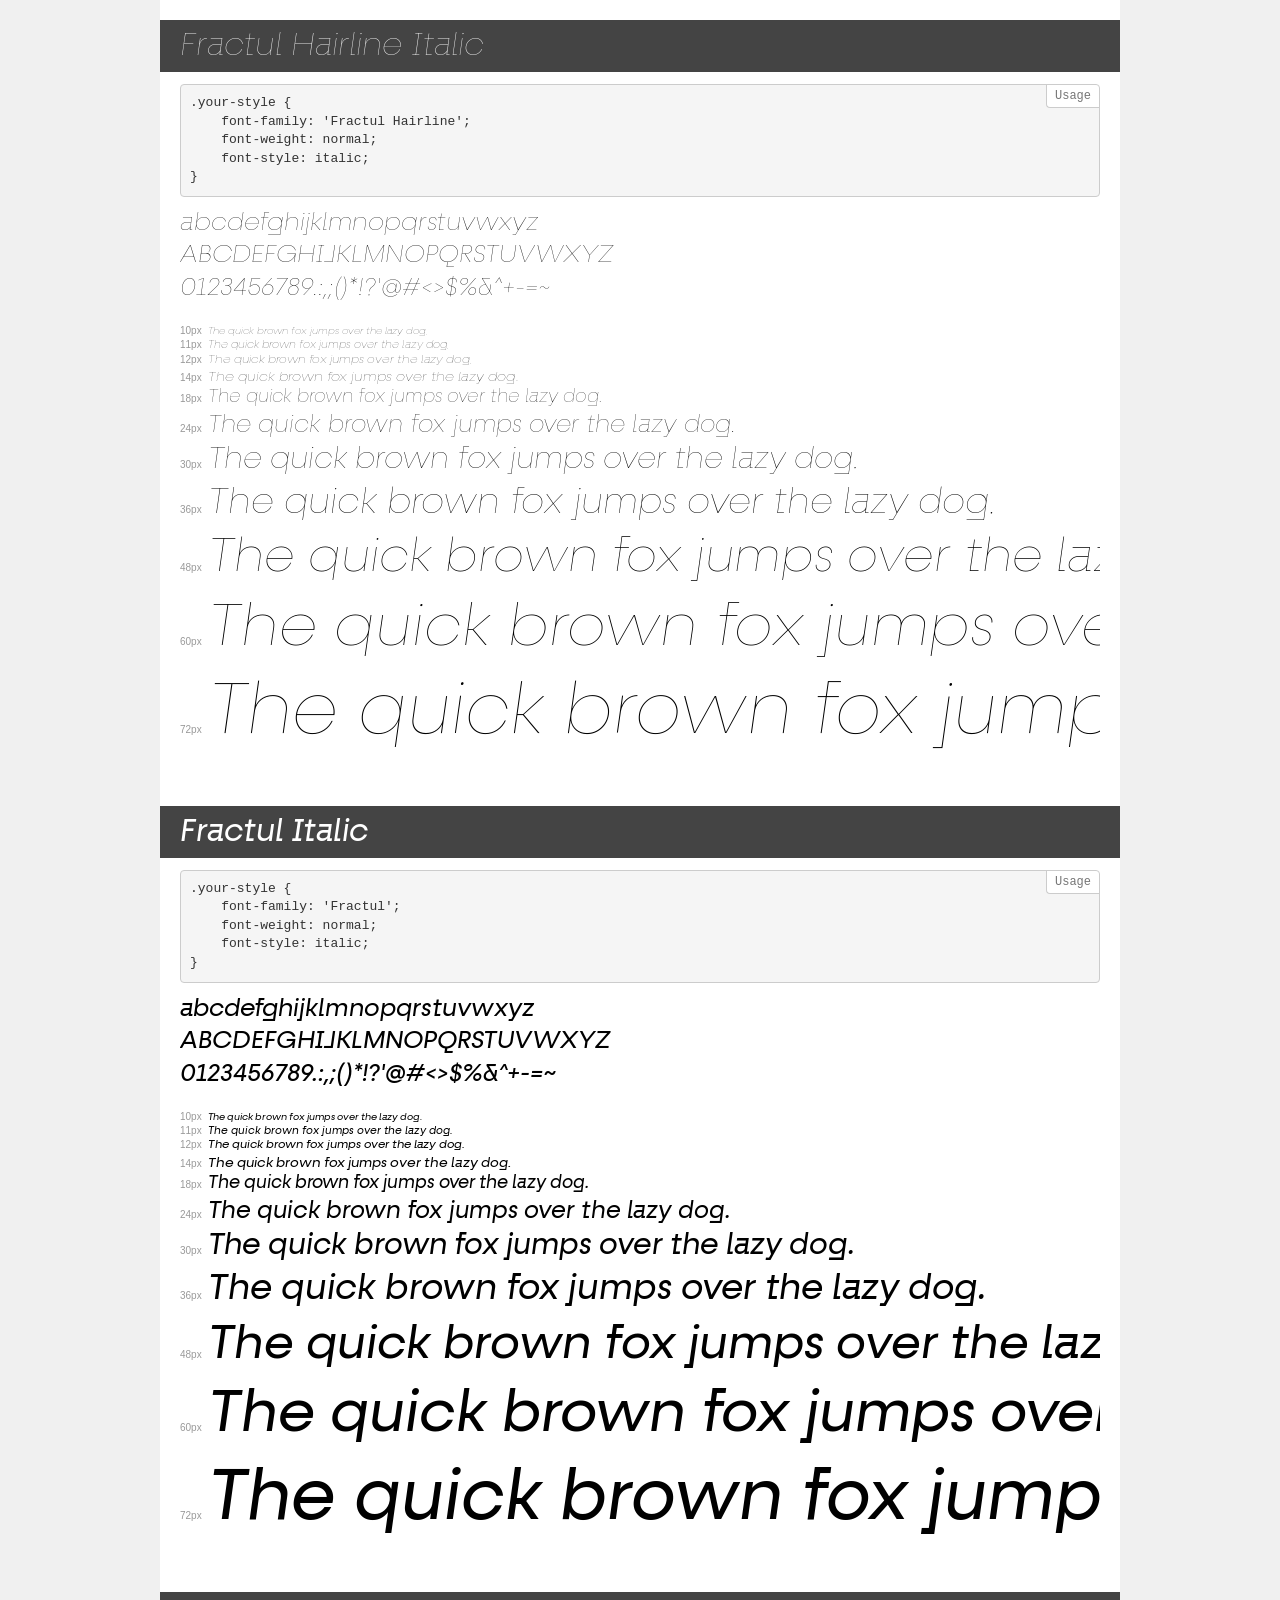
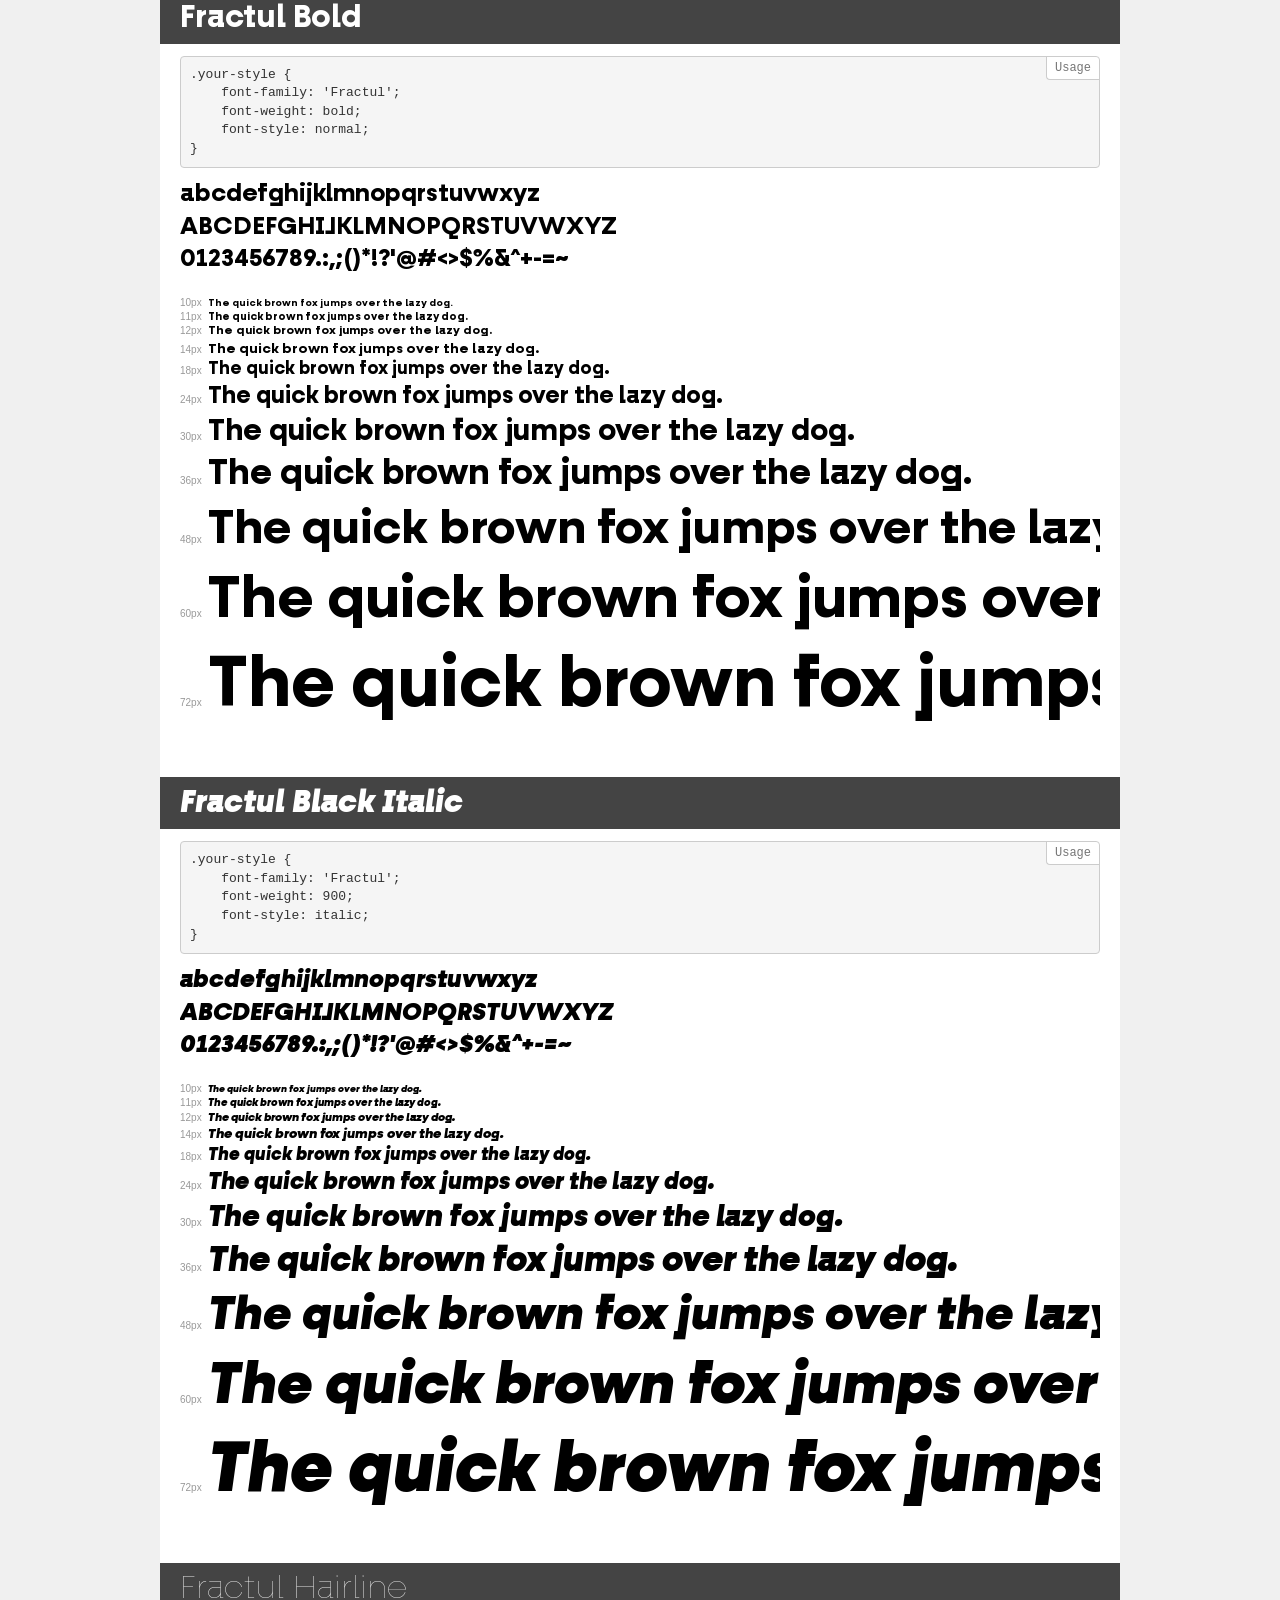
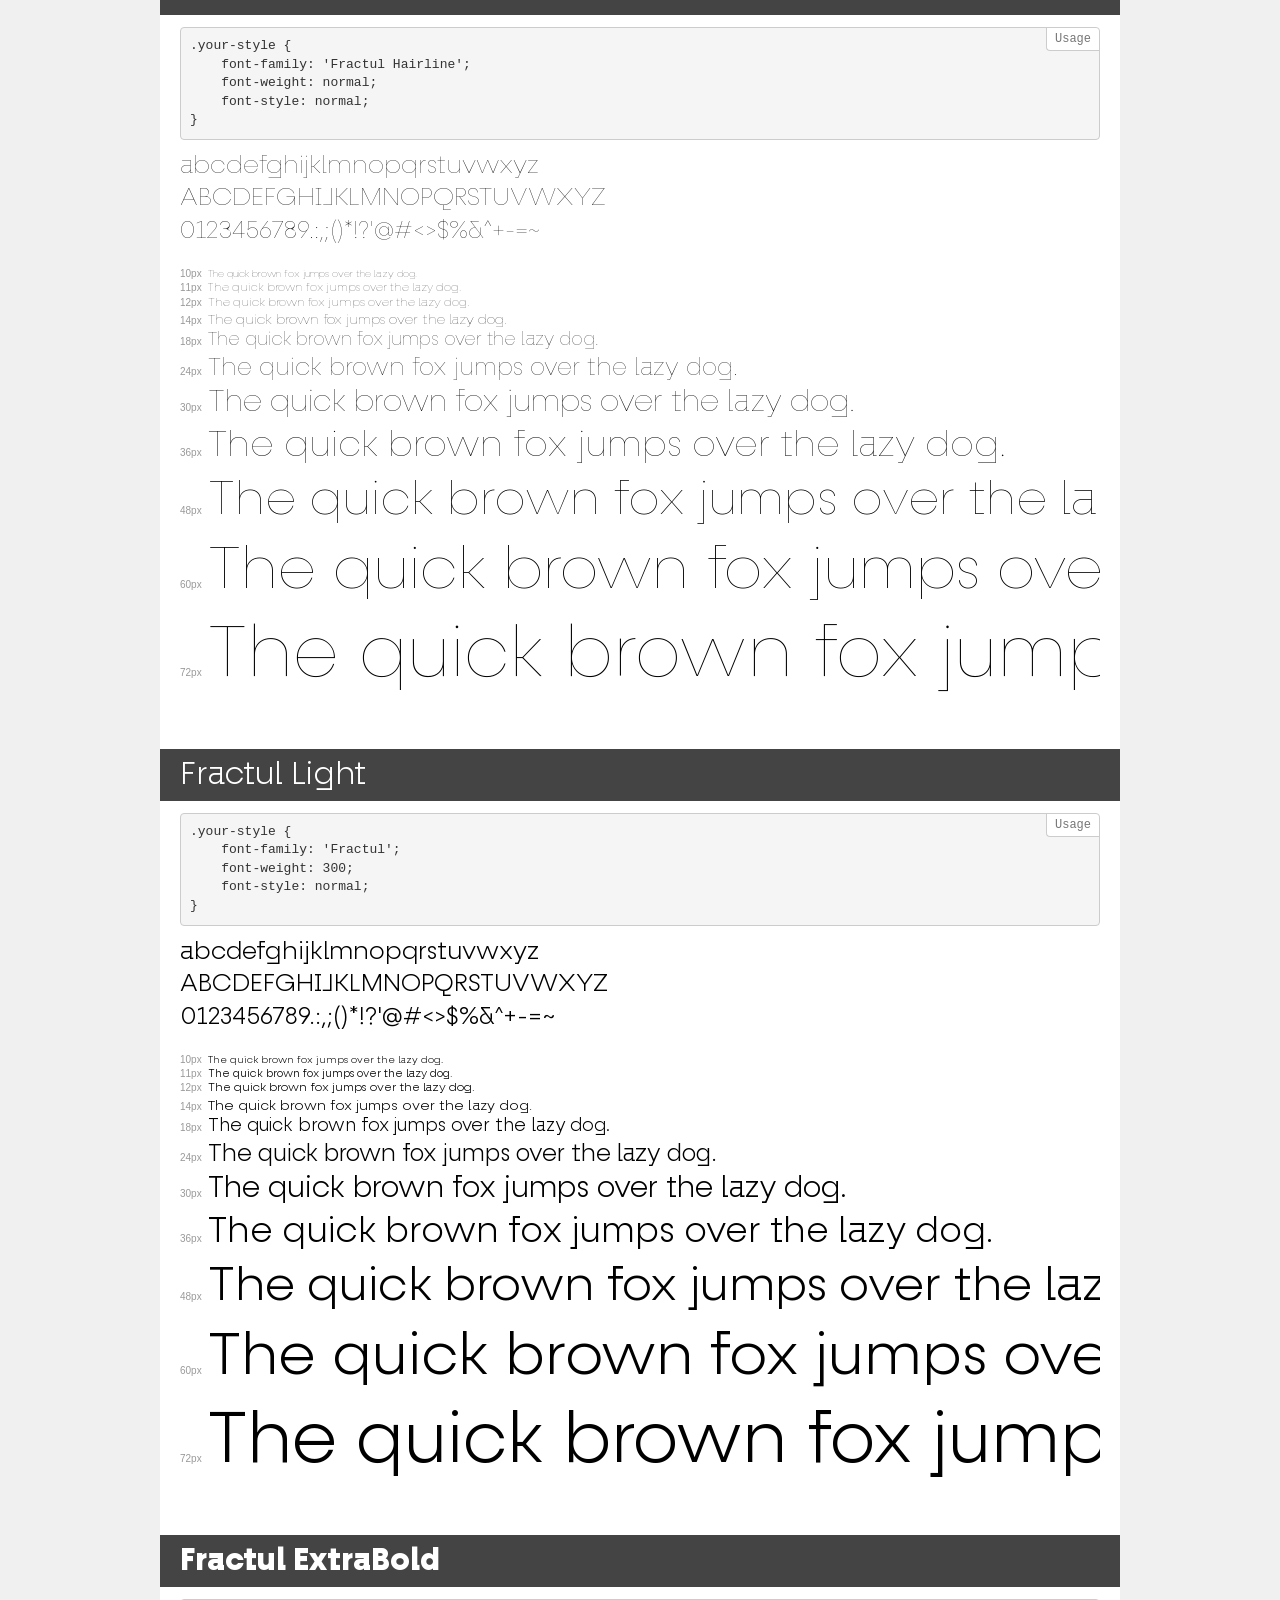
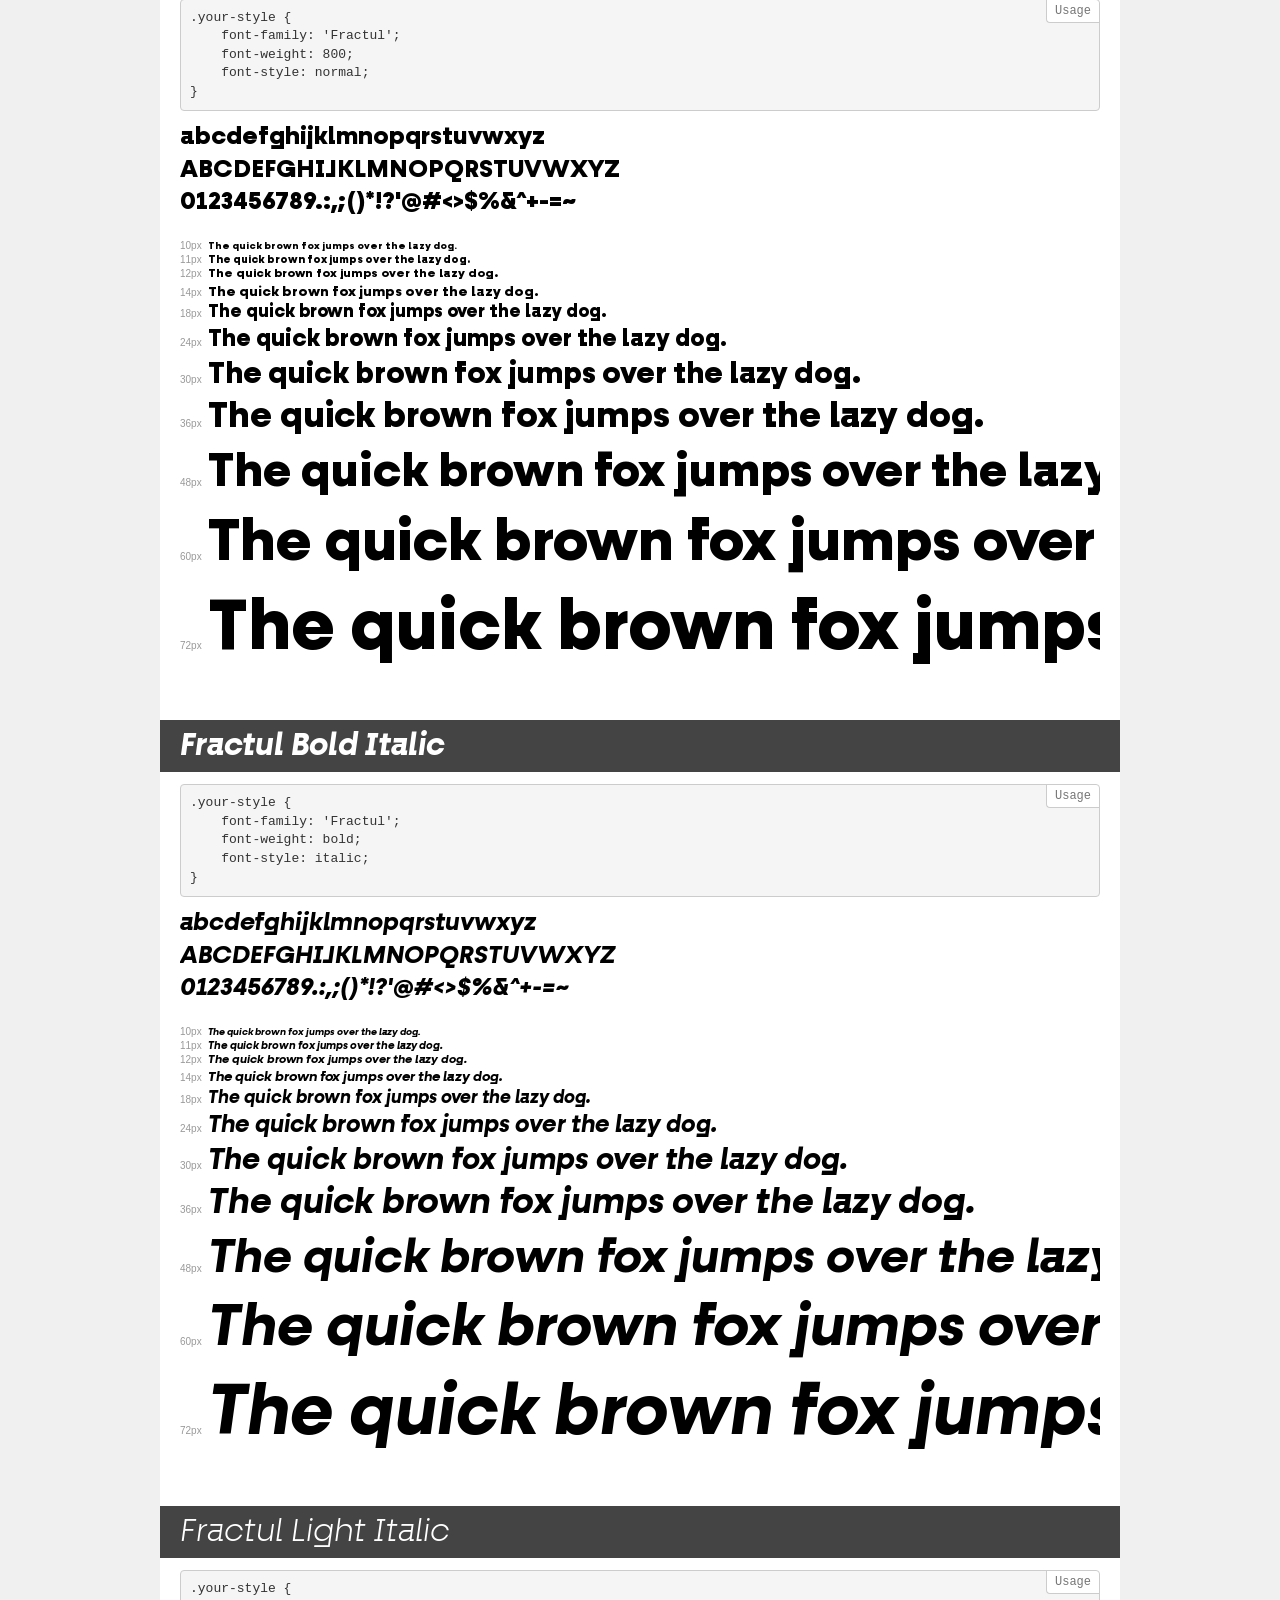
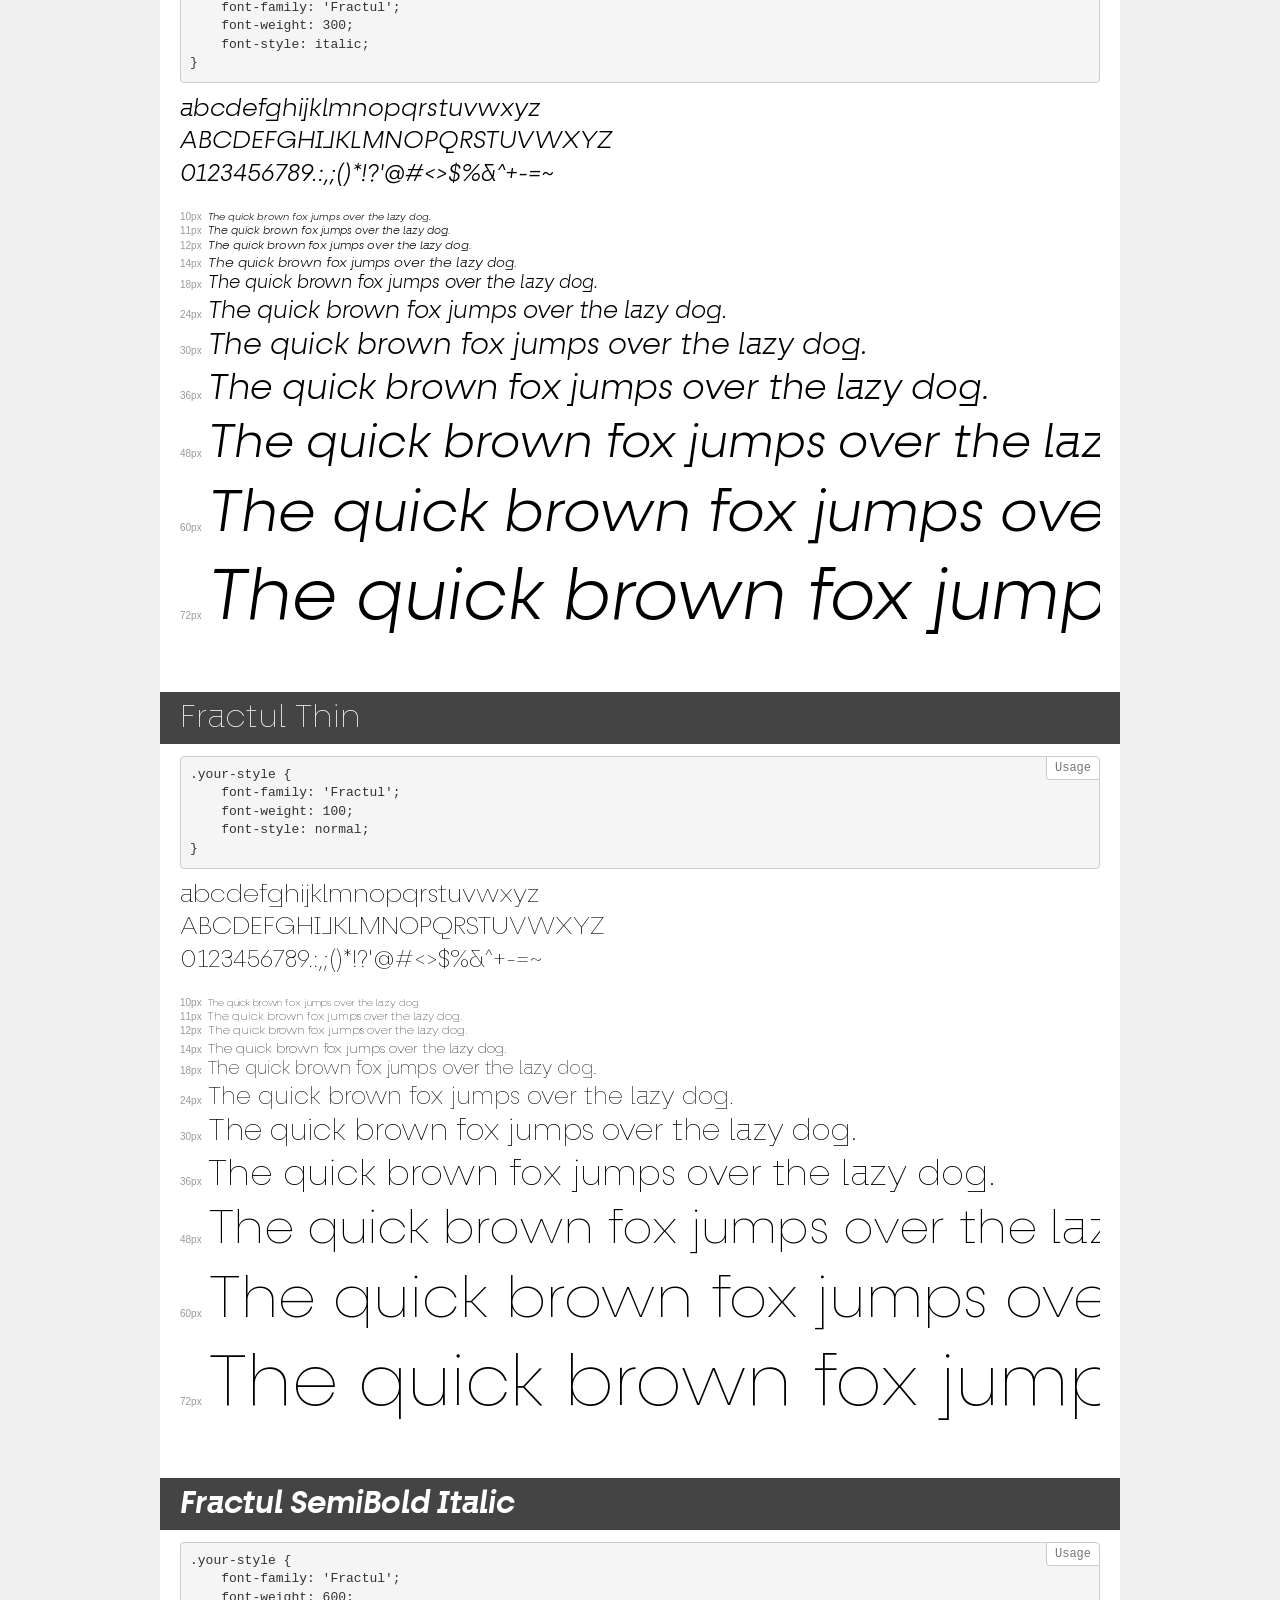
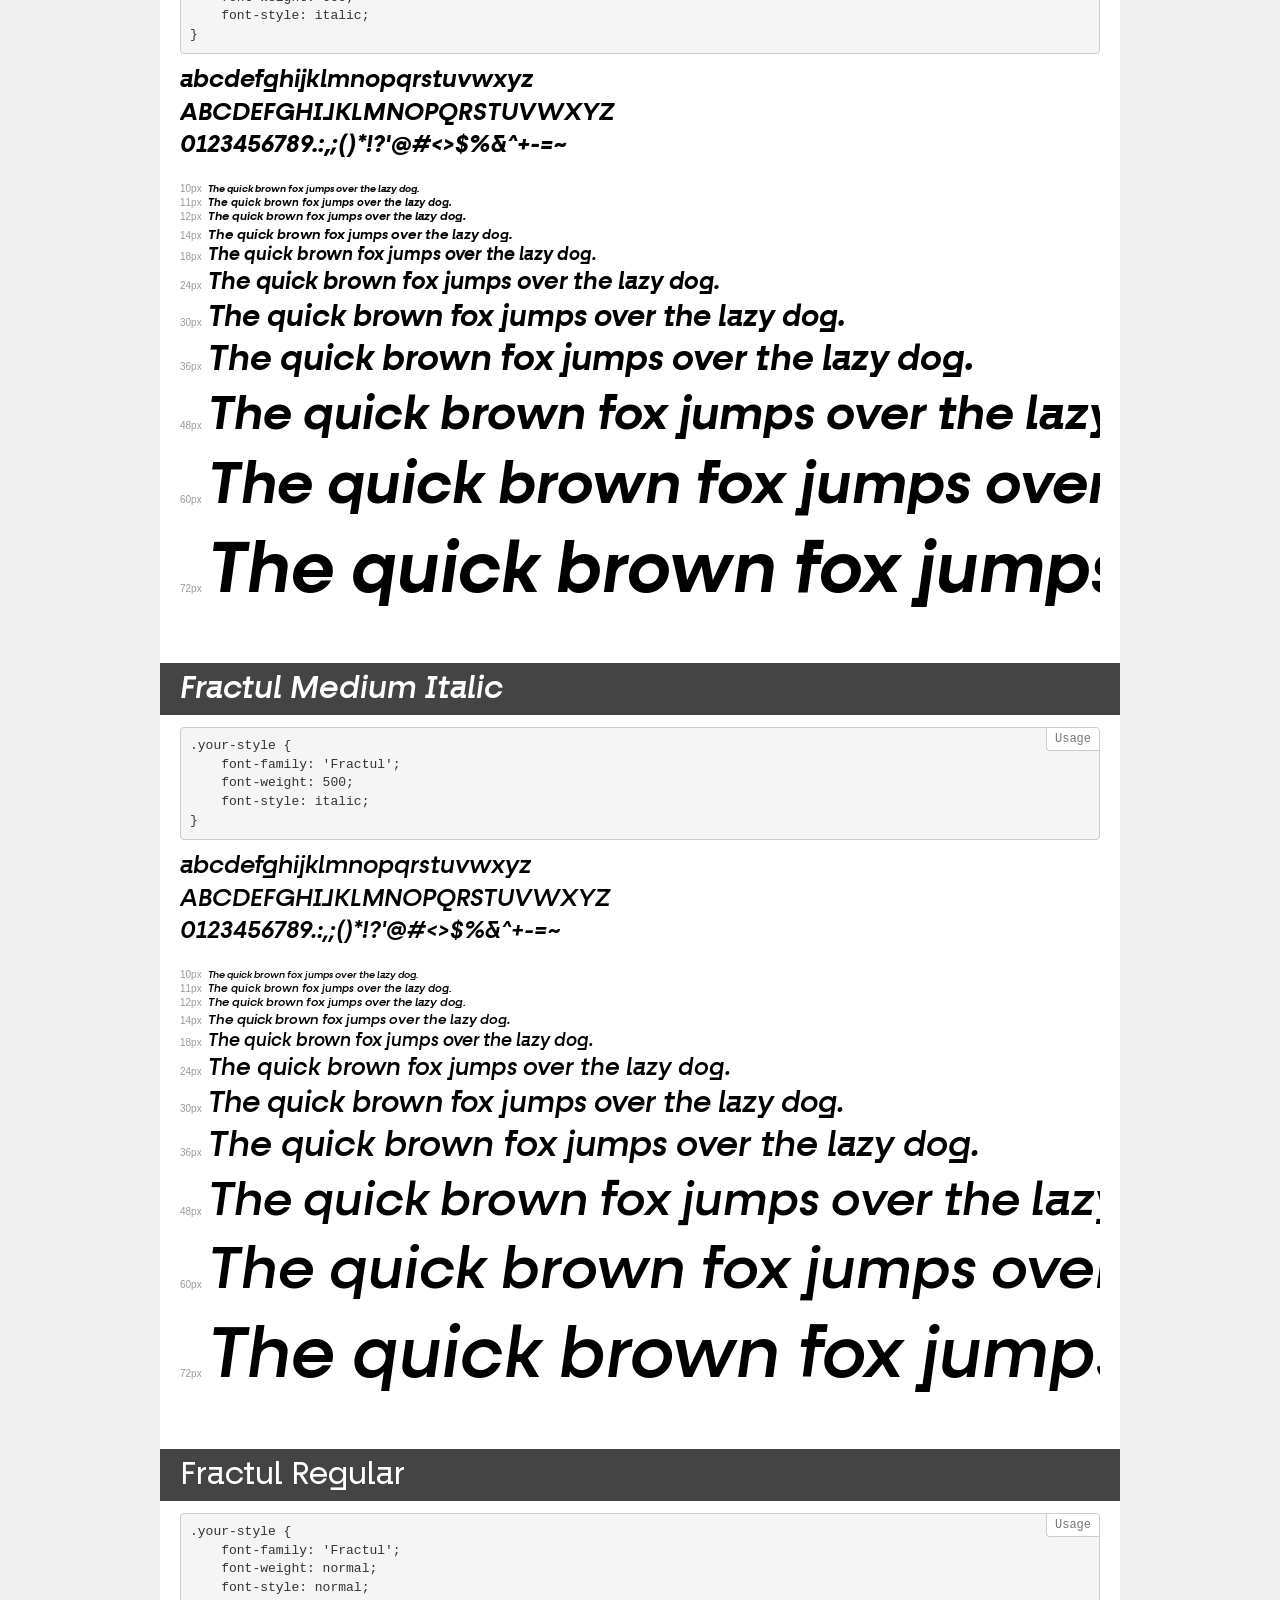
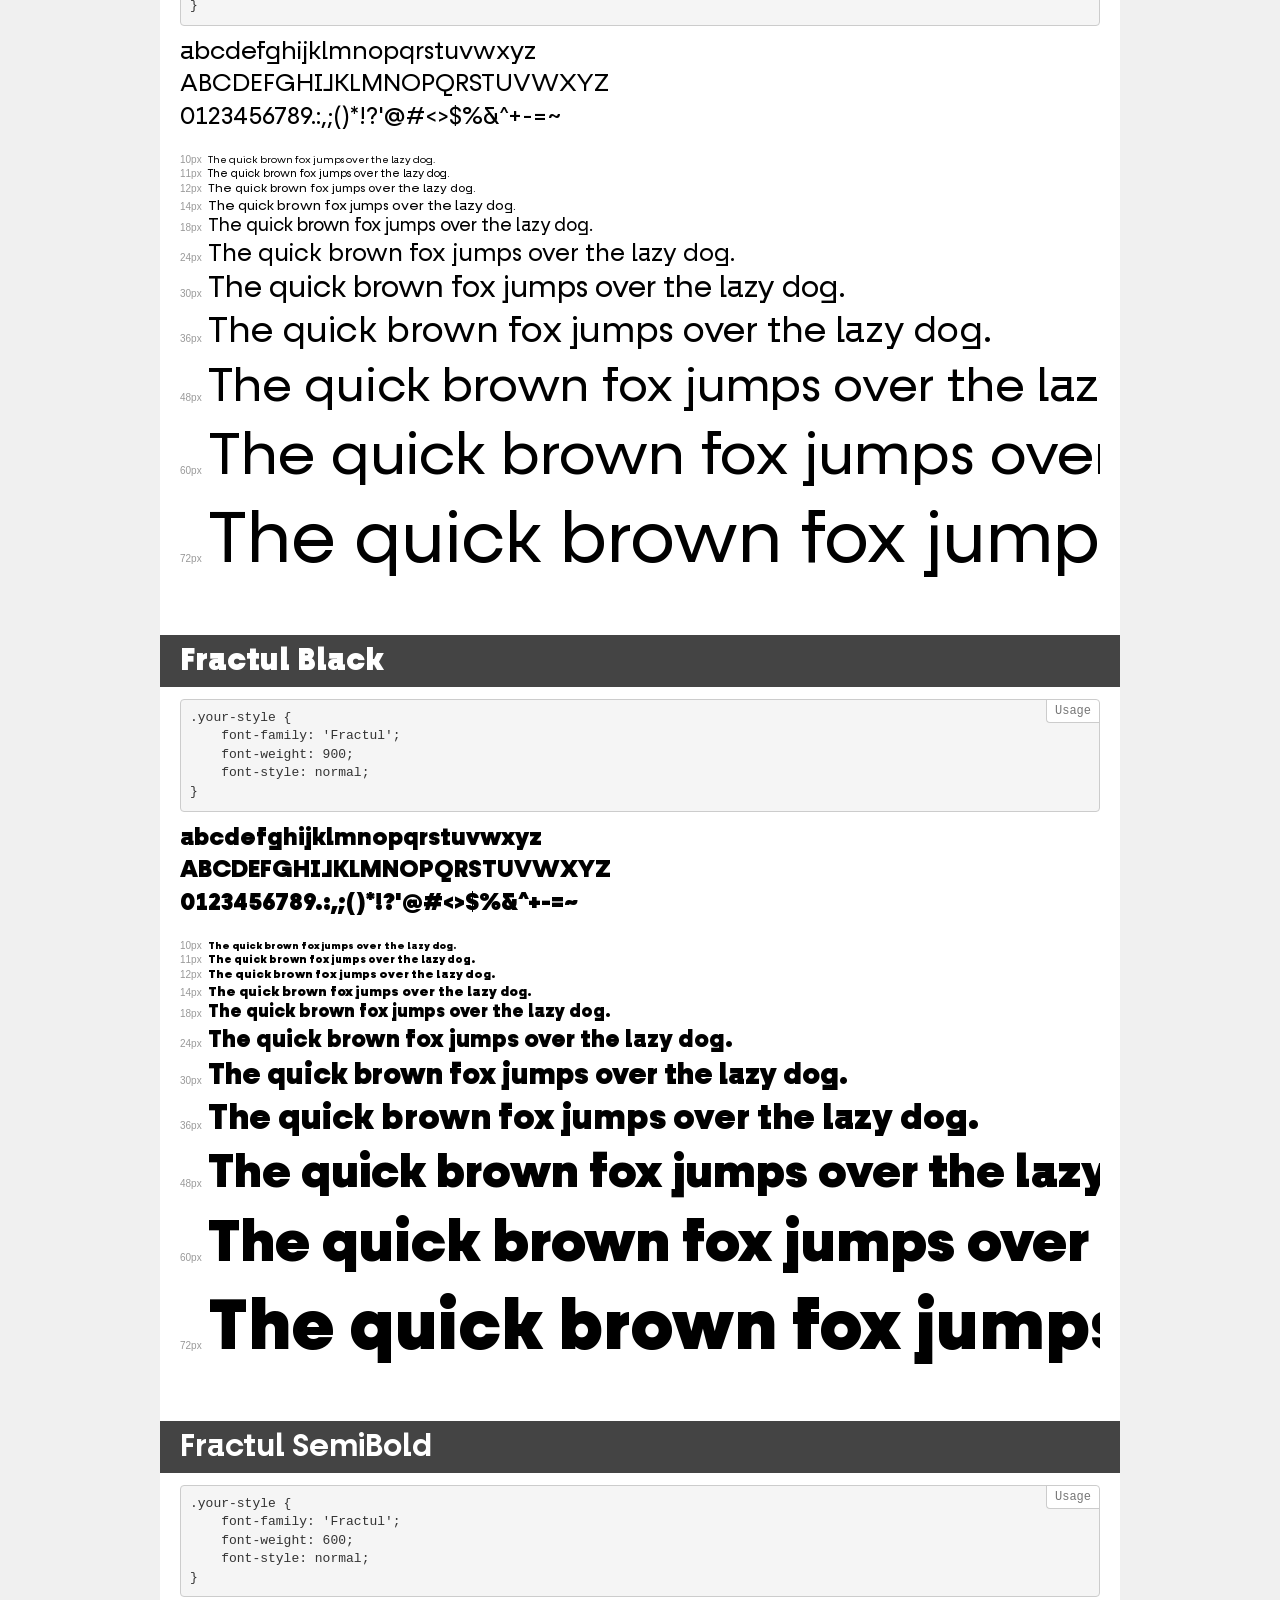
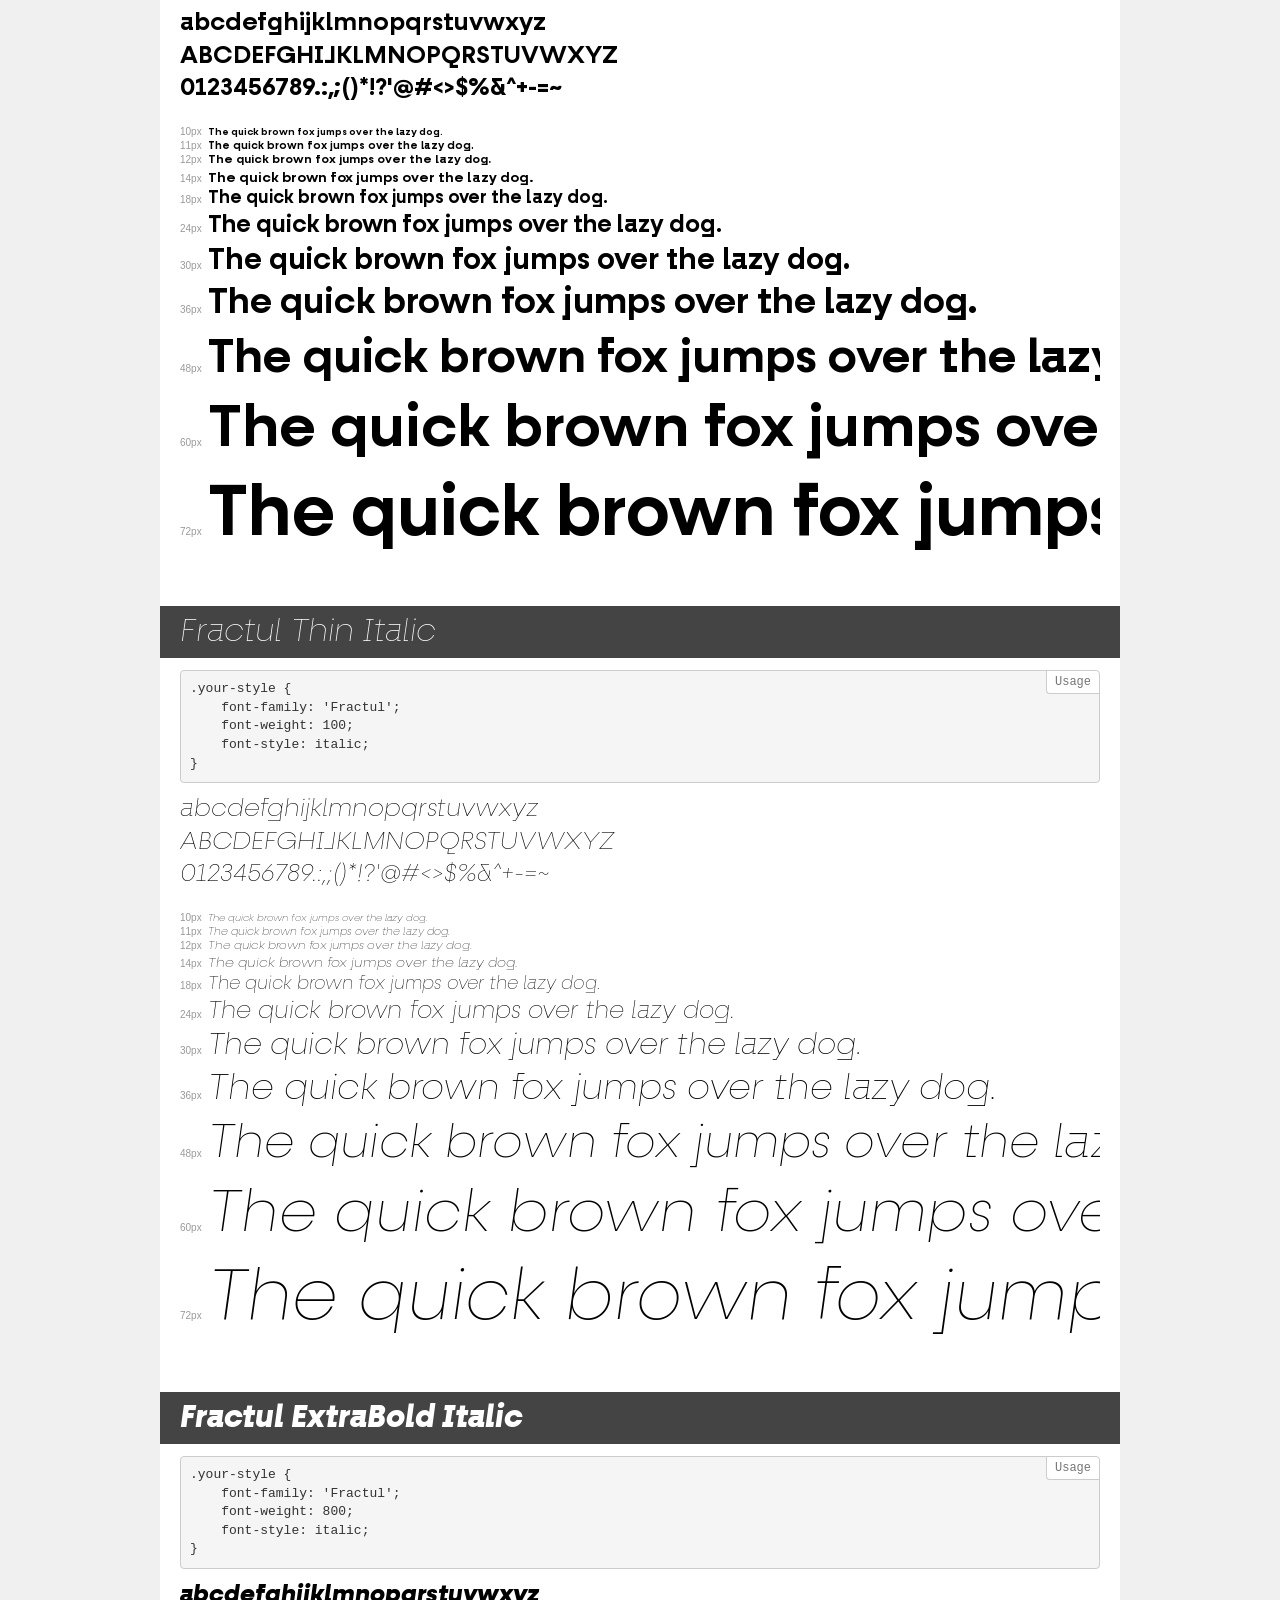
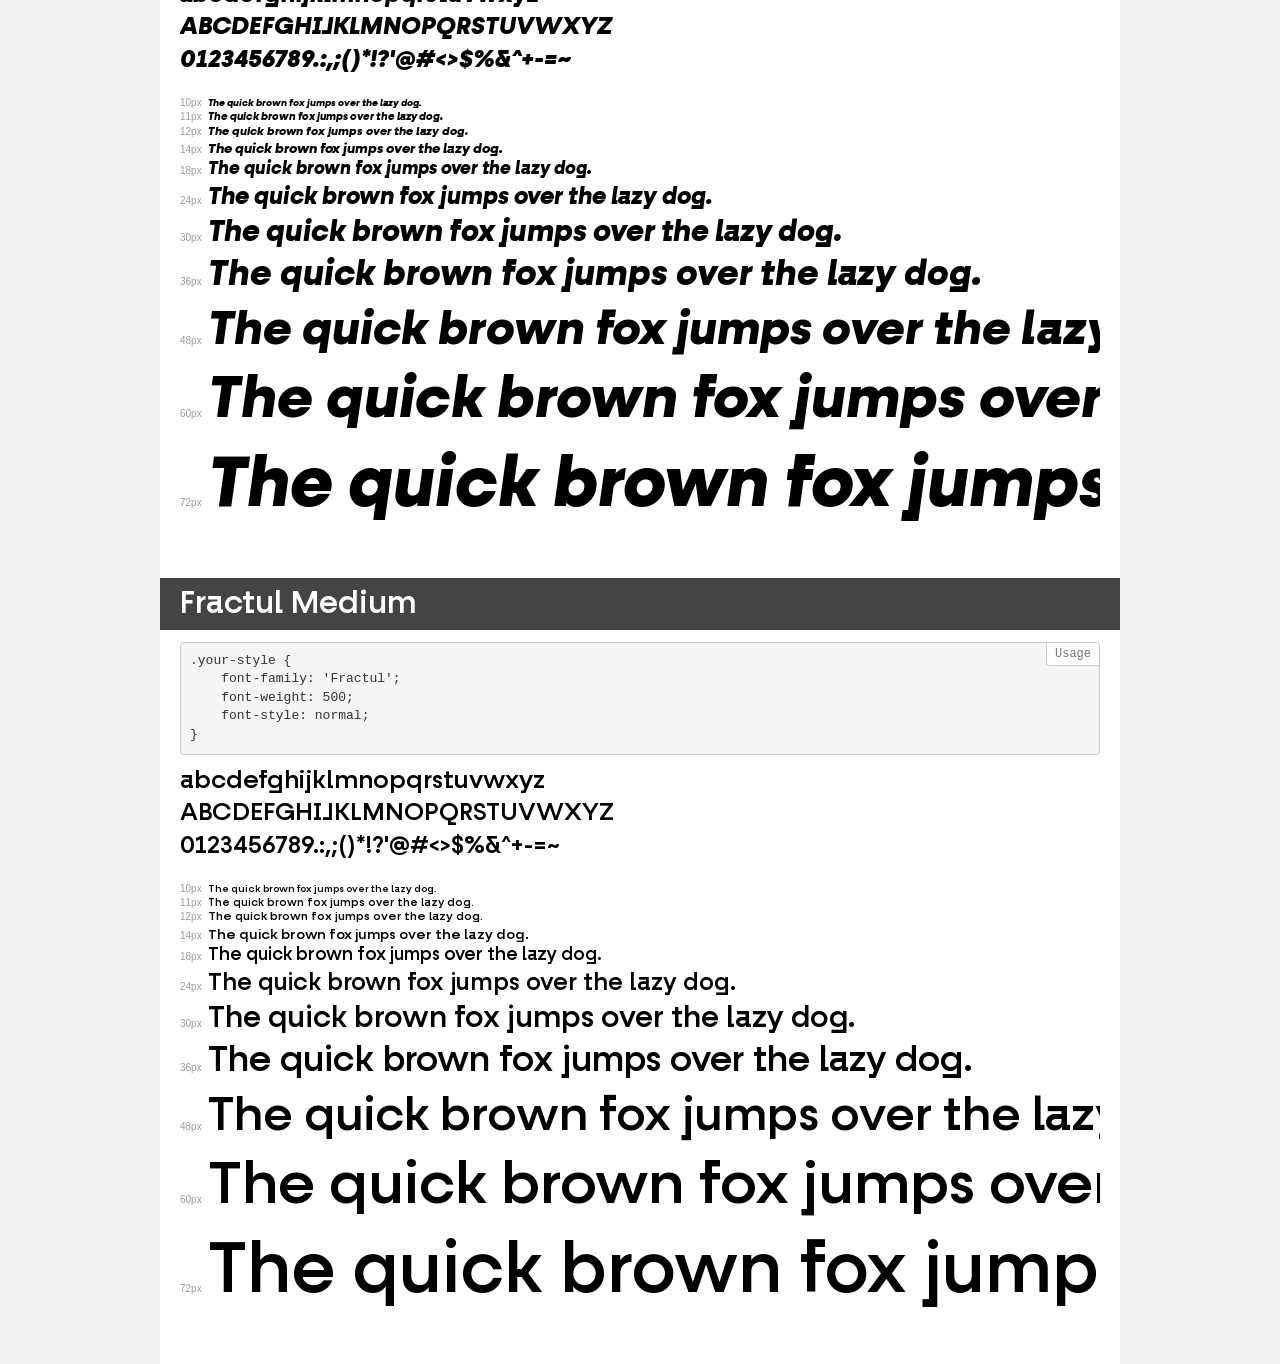
<file: fonts/Fractul/demo.html>
<!DOCTYPE html>
<html lang="en">
<head>
    <meta charset="utf-8">
    <meta http-equiv="X-UA-Compatible" content="IE=edge">
    <meta name="viewport" content="width=device-width, initial-scale=1">
    <meta name="robots" content="noindex, noarchive">
    <meta name="format-detection" content="telephone=no">
    <title>Transfonter demo</title>
    <link href="stylesheet.css" rel="stylesheet">
    <style>
        /*
        http://meyerweb.com/eric/tools/css/reset/
        v2.0 | 20110126
        License: none (public domain)
        */
        html, body, div, span, applet, object, iframe,
        h1, h2, h3, h4, h5, h6, p, blockquote, pre,
        a, abbr, acronym, address, big, cite, code,
        del, dfn, em, img, ins, kbd, q, s, samp,
        small, strike, strong, sub, sup, tt, var,
        b, u, i, center,
        dl, dt, dd, ol, ul, li,
        fieldset, form, label, legend,
        table, caption, tbody, tfoot, thead, tr, th, td,
        article, aside, canvas, details, embed,
        figure, figcaption, footer, header, hgroup,
        menu, nav, output, ruby, section, summary,
        time, mark, audio, video {
            margin: 0;
            padding: 0;
            border: 0;
            font-size: 100%;
            font: inherit;
            vertical-align: baseline;
        }
        /* HTML5 display-role reset for older browsers */
        article, aside, details, figcaption, figure,
        footer, header, hgroup, menu, nav, section {
            display: block;
        }
        body {
            line-height: 1;
        }
        ol, ul {
            list-style: none;
        }
        blockquote, q {
            quotes: none;
        }
        blockquote:before, blockquote:after,
        q:before, q:after {
            content: '';
            content: none;
        }
        table {
            border-collapse: collapse;
            border-spacing: 0;
        }
        /* demo styles */
        body {
            background: #f0f0f0;
            color: #000;
        }
        .page {
            background: #fff;
            width: 920px;
            margin: 0 auto;
            padding: 20px 20px 0 20px;
            overflow: hidden;
        }
        .font-container {
            overflow-x: auto;
            overflow-y: hidden;
            margin-bottom: 40px;
            line-height: 1.3;
            white-space: nowrap;
            padding-bottom: 5px;
        }
        h1 {
            position: relative;
            background: #444;
            font-size: 32px;
            color: #fff;
            padding: 10px 20px;
            margin: 0 -20px 12px -20px;
        }
        .letters {
            font-size: 25px;
            margin-bottom: 20px;
        }
        .s10:before {
            content: '10px';
        }
        .s11:before {
            content: '11px';
        }
        .s12:before {
            content: '12px';
        }
        .s14:before {
            content: '14px';
        }
        .s18:before {
            content: '18px';
        }
        .s24:before {
            content: '24px';
        }
        .s30:before {
            content: '30px';
        }
        .s36:before {
            content: '36px';
        }
        .s48:before {
            content: '48px';
        }
        .s60:before {
            content: '60px';
        }
        .s72:before {
            content: '72px';
        }
        .s10:before, .s11:before, .s12:before, .s14:before,
        .s18:before, .s24:before, .s30:before, .s36:before,
        .s48:before, .s60:before, .s72:before {
            font-family: Arial, sans-serif;
            font-size: 10px;
            font-weight: normal;
            font-style: normal;
            color: #999;
            padding-right: 6px;
        }
        pre {
            display: block;
            position: relative;
            padding: 9px;
            margin: 0 0 10px;
            font-family: Monaco, Menlo, Consolas, "Courier New", monospace;
            font-size: 13px;
            line-height: 1.428571429;
            color: #333;
            font-weight: normal;
            font-style: normal;
            background-color: #f5f5f5;
            border: 1px solid #ccc;
            overflow-x: auto;
            border-radius: 4px;
        }
        pre:after {
            display: block;
            position: absolute;
            right: 0;
            top: 0;
            content: 'Usage';
            line-height: 1;
            padding: 5px 8px;
            font-size: 12px;
            color: #767676;
            background-color: #fff;
            border: 1px solid #ccc;
            border-right: none;
            border-top: none;
            border-radius: 0 4px 0 4px;
            z-index: 10;
        }
        /* responsive */
        @media (max-width: 959px) {
            .page {
                width: auto;
                margin: 0;
            }
        }
    </style>
</head>
<body>
<div class="page">
    <div class="demo">
        <h1 style="font-family: 'Fractul Hairline'; font-weight: normal; font-style: italic;">Fractul Hairline Italic</h1>
        <pre>.your-style {
    font-family: 'Fractul Hairline';
    font-weight: normal;
    font-style: italic;
}</pre>
        <div class="font-container" style="font-family: 'Fractul Hairline'; font-weight: normal; font-style: italic;">
            <p class="letters">
                abcdefghijklmnopqrstuvwxyz<br>
ABCDEFGHIJKLMNOPQRSTUVWXYZ<br>
                0123456789.:,;()*!?'@#<>$%&^+-=~
            </p>
            <p class="s10" style="font-size: 10px;">The quick brown fox jumps over the lazy dog.</p>
            <p class="s11" style="font-size: 11px;">The quick brown fox jumps over the lazy dog.</p>
            <p class="s12" style="font-size: 12px;">The quick brown fox jumps over the lazy dog.</p>
            <p class="s14" style="font-size: 14px;">The quick brown fox jumps over the lazy dog.</p>
            <p class="s18" style="font-size: 18px;">The quick brown fox jumps over the lazy dog.</p>
            <p class="s24" style="font-size: 24px;">The quick brown fox jumps over the lazy dog.</p>
            <p class="s30" style="font-size: 30px;">The quick brown fox jumps over the lazy dog.</p>
            <p class="s36" style="font-size: 36px;">The quick brown fox jumps over the lazy dog.</p>
            <p class="s48" style="font-size: 48px;">The quick brown fox jumps over the lazy dog.</p>
            <p class="s60" style="font-size: 60px;">The quick brown fox jumps over the lazy dog.</p>
            <p class="s72" style="font-size: 72px;">The quick brown fox jumps over the lazy dog.</p>
        </div>
    </div>
    <div class="demo">
        <h1 style="font-family: 'Fractul'; font-weight: normal; font-style: italic;">Fractul Italic</h1>
        <pre>.your-style {
    font-family: 'Fractul';
    font-weight: normal;
    font-style: italic;
}</pre>
        <div class="font-container" style="font-family: 'Fractul'; font-weight: normal; font-style: italic;">
            <p class="letters">
                abcdefghijklmnopqrstuvwxyz<br>
ABCDEFGHIJKLMNOPQRSTUVWXYZ<br>
                0123456789.:,;()*!?'@#<>$%&^+-=~
            </p>
            <p class="s10" style="font-size: 10px;">The quick brown fox jumps over the lazy dog.</p>
            <p class="s11" style="font-size: 11px;">The quick brown fox jumps over the lazy dog.</p>
            <p class="s12" style="font-size: 12px;">The quick brown fox jumps over the lazy dog.</p>
            <p class="s14" style="font-size: 14px;">The quick brown fox jumps over the lazy dog.</p>
            <p class="s18" style="font-size: 18px;">The quick brown fox jumps over the lazy dog.</p>
            <p class="s24" style="font-size: 24px;">The quick brown fox jumps over the lazy dog.</p>
            <p class="s30" style="font-size: 30px;">The quick brown fox jumps over the lazy dog.</p>
            <p class="s36" style="font-size: 36px;">The quick brown fox jumps over the lazy dog.</p>
            <p class="s48" style="font-size: 48px;">The quick brown fox jumps over the lazy dog.</p>
            <p class="s60" style="font-size: 60px;">The quick brown fox jumps over the lazy dog.</p>
            <p class="s72" style="font-size: 72px;">The quick brown fox jumps over the lazy dog.</p>
        </div>
    </div>
    <div class="demo">
        <h1 style="font-family: 'Fractul'; font-weight: bold; font-style: normal;">Fractul Bold</h1>
        <pre>.your-style {
    font-family: 'Fractul';
    font-weight: bold;
    font-style: normal;
}</pre>
        <div class="font-container" style="font-family: 'Fractul'; font-weight: bold; font-style: normal;">
            <p class="letters">
                abcdefghijklmnopqrstuvwxyz<br>
ABCDEFGHIJKLMNOPQRSTUVWXYZ<br>
                0123456789.:,;()*!?'@#<>$%&^+-=~
            </p>
            <p class="s10" style="font-size: 10px;">The quick brown fox jumps over the lazy dog.</p>
            <p class="s11" style="font-size: 11px;">The quick brown fox jumps over the lazy dog.</p>
            <p class="s12" style="font-size: 12px;">The quick brown fox jumps over the lazy dog.</p>
            <p class="s14" style="font-size: 14px;">The quick brown fox jumps over the lazy dog.</p>
            <p class="s18" style="font-size: 18px;">The quick brown fox jumps over the lazy dog.</p>
            <p class="s24" style="font-size: 24px;">The quick brown fox jumps over the lazy dog.</p>
            <p class="s30" style="font-size: 30px;">The quick brown fox jumps over the lazy dog.</p>
            <p class="s36" style="font-size: 36px;">The quick brown fox jumps over the lazy dog.</p>
            <p class="s48" style="font-size: 48px;">The quick brown fox jumps over the lazy dog.</p>
            <p class="s60" style="font-size: 60px;">The quick brown fox jumps over the lazy dog.</p>
            <p class="s72" style="font-size: 72px;">The quick brown fox jumps over the lazy dog.</p>
        </div>
    </div>
    <div class="demo">
        <h1 style="font-family: 'Fractul'; font-weight: 900; font-style: italic;">Fractul Black Italic</h1>
        <pre>.your-style {
    font-family: 'Fractul';
    font-weight: 900;
    font-style: italic;
}</pre>
        <div class="font-container" style="font-family: 'Fractul'; font-weight: 900; font-style: italic;">
            <p class="letters">
                abcdefghijklmnopqrstuvwxyz<br>
ABCDEFGHIJKLMNOPQRSTUVWXYZ<br>
                0123456789.:,;()*!?'@#<>$%&^+-=~
            </p>
            <p class="s10" style="font-size: 10px;">The quick brown fox jumps over the lazy dog.</p>
            <p class="s11" style="font-size: 11px;">The quick brown fox jumps over the lazy dog.</p>
            <p class="s12" style="font-size: 12px;">The quick brown fox jumps over the lazy dog.</p>
            <p class="s14" style="font-size: 14px;">The quick brown fox jumps over the lazy dog.</p>
            <p class="s18" style="font-size: 18px;">The quick brown fox jumps over the lazy dog.</p>
            <p class="s24" style="font-size: 24px;">The quick brown fox jumps over the lazy dog.</p>
            <p class="s30" style="font-size: 30px;">The quick brown fox jumps over the lazy dog.</p>
            <p class="s36" style="font-size: 36px;">The quick brown fox jumps over the lazy dog.</p>
            <p class="s48" style="font-size: 48px;">The quick brown fox jumps over the lazy dog.</p>
            <p class="s60" style="font-size: 60px;">The quick brown fox jumps over the lazy dog.</p>
            <p class="s72" style="font-size: 72px;">The quick brown fox jumps over the lazy dog.</p>
        </div>
    </div>
    <div class="demo">
        <h1 style="font-family: 'Fractul Hairline'; font-weight: normal; font-style: normal;">Fractul Hairline</h1>
        <pre>.your-style {
    font-family: 'Fractul Hairline';
    font-weight: normal;
    font-style: normal;
}</pre>
        <div class="font-container" style="font-family: 'Fractul Hairline'; font-weight: normal; font-style: normal;">
            <p class="letters">
                abcdefghijklmnopqrstuvwxyz<br>
ABCDEFGHIJKLMNOPQRSTUVWXYZ<br>
                0123456789.:,;()*!?'@#<>$%&^+-=~
            </p>
            <p class="s10" style="font-size: 10px;">The quick brown fox jumps over the lazy dog.</p>
            <p class="s11" style="font-size: 11px;">The quick brown fox jumps over the lazy dog.</p>
            <p class="s12" style="font-size: 12px;">The quick brown fox jumps over the lazy dog.</p>
            <p class="s14" style="font-size: 14px;">The quick brown fox jumps over the lazy dog.</p>
            <p class="s18" style="font-size: 18px;">The quick brown fox jumps over the lazy dog.</p>
            <p class="s24" style="font-size: 24px;">The quick brown fox jumps over the lazy dog.</p>
            <p class="s30" style="font-size: 30px;">The quick brown fox jumps over the lazy dog.</p>
            <p class="s36" style="font-size: 36px;">The quick brown fox jumps over the lazy dog.</p>
            <p class="s48" style="font-size: 48px;">The quick brown fox jumps over the lazy dog.</p>
            <p class="s60" style="font-size: 60px;">The quick brown fox jumps over the lazy dog.</p>
            <p class="s72" style="font-size: 72px;">The quick brown fox jumps over the lazy dog.</p>
        </div>
    </div>
    <div class="demo">
        <h1 style="font-family: 'Fractul'; font-weight: 300; font-style: normal;">Fractul Light</h1>
        <pre>.your-style {
    font-family: 'Fractul';
    font-weight: 300;
    font-style: normal;
}</pre>
        <div class="font-container" style="font-family: 'Fractul'; font-weight: 300; font-style: normal;">
            <p class="letters">
                abcdefghijklmnopqrstuvwxyz<br>
ABCDEFGHIJKLMNOPQRSTUVWXYZ<br>
                0123456789.:,;()*!?'@#<>$%&^+-=~
            </p>
            <p class="s10" style="font-size: 10px;">The quick brown fox jumps over the lazy dog.</p>
            <p class="s11" style="font-size: 11px;">The quick brown fox jumps over the lazy dog.</p>
            <p class="s12" style="font-size: 12px;">The quick brown fox jumps over the lazy dog.</p>
            <p class="s14" style="font-size: 14px;">The quick brown fox jumps over the lazy dog.</p>
            <p class="s18" style="font-size: 18px;">The quick brown fox jumps over the lazy dog.</p>
            <p class="s24" style="font-size: 24px;">The quick brown fox jumps over the lazy dog.</p>
            <p class="s30" style="font-size: 30px;">The quick brown fox jumps over the lazy dog.</p>
            <p class="s36" style="font-size: 36px;">The quick brown fox jumps over the lazy dog.</p>
            <p class="s48" style="font-size: 48px;">The quick brown fox jumps over the lazy dog.</p>
            <p class="s60" style="font-size: 60px;">The quick brown fox jumps over the lazy dog.</p>
            <p class="s72" style="font-size: 72px;">The quick brown fox jumps over the lazy dog.</p>
        </div>
    </div>
    <div class="demo">
        <h1 style="font-family: 'Fractul'; font-weight: 800; font-style: normal;">Fractul ExtraBold</h1>
        <pre>.your-style {
    font-family: 'Fractul';
    font-weight: 800;
    font-style: normal;
}</pre>
        <div class="font-container" style="font-family: 'Fractul'; font-weight: 800; font-style: normal;">
            <p class="letters">
                abcdefghijklmnopqrstuvwxyz<br>
ABCDEFGHIJKLMNOPQRSTUVWXYZ<br>
                0123456789.:,;()*!?'@#<>$%&^+-=~
            </p>
            <p class="s10" style="font-size: 10px;">The quick brown fox jumps over the lazy dog.</p>
            <p class="s11" style="font-size: 11px;">The quick brown fox jumps over the lazy dog.</p>
            <p class="s12" style="font-size: 12px;">The quick brown fox jumps over the lazy dog.</p>
            <p class="s14" style="font-size: 14px;">The quick brown fox jumps over the lazy dog.</p>
            <p class="s18" style="font-size: 18px;">The quick brown fox jumps over the lazy dog.</p>
            <p class="s24" style="font-size: 24px;">The quick brown fox jumps over the lazy dog.</p>
            <p class="s30" style="font-size: 30px;">The quick brown fox jumps over the lazy dog.</p>
            <p class="s36" style="font-size: 36px;">The quick brown fox jumps over the lazy dog.</p>
            <p class="s48" style="font-size: 48px;">The quick brown fox jumps over the lazy dog.</p>
            <p class="s60" style="font-size: 60px;">The quick brown fox jumps over the lazy dog.</p>
            <p class="s72" style="font-size: 72px;">The quick brown fox jumps over the lazy dog.</p>
        </div>
    </div>
    <div class="demo">
        <h1 style="font-family: 'Fractul'; font-weight: bold; font-style: italic;">Fractul Bold Italic</h1>
        <pre>.your-style {
    font-family: 'Fractul';
    font-weight: bold;
    font-style: italic;
}</pre>
        <div class="font-container" style="font-family: 'Fractul'; font-weight: bold; font-style: italic;">
            <p class="letters">
                abcdefghijklmnopqrstuvwxyz<br>
ABCDEFGHIJKLMNOPQRSTUVWXYZ<br>
                0123456789.:,;()*!?'@#<>$%&^+-=~
            </p>
            <p class="s10" style="font-size: 10px;">The quick brown fox jumps over the lazy dog.</p>
            <p class="s11" style="font-size: 11px;">The quick brown fox jumps over the lazy dog.</p>
            <p class="s12" style="font-size: 12px;">The quick brown fox jumps over the lazy dog.</p>
            <p class="s14" style="font-size: 14px;">The quick brown fox jumps over the lazy dog.</p>
            <p class="s18" style="font-size: 18px;">The quick brown fox jumps over the lazy dog.</p>
            <p class="s24" style="font-size: 24px;">The quick brown fox jumps over the lazy dog.</p>
            <p class="s30" style="font-size: 30px;">The quick brown fox jumps over the lazy dog.</p>
            <p class="s36" style="font-size: 36px;">The quick brown fox jumps over the lazy dog.</p>
            <p class="s48" style="font-size: 48px;">The quick brown fox jumps over the lazy dog.</p>
            <p class="s60" style="font-size: 60px;">The quick brown fox jumps over the lazy dog.</p>
            <p class="s72" style="font-size: 72px;">The quick brown fox jumps over the lazy dog.</p>
        </div>
    </div>
    <div class="demo">
        <h1 style="font-family: 'Fractul'; font-weight: 300; font-style: italic;">Fractul Light Italic</h1>
        <pre>.your-style {
    font-family: 'Fractul';
    font-weight: 300;
    font-style: italic;
}</pre>
        <div class="font-container" style="font-family: 'Fractul'; font-weight: 300; font-style: italic;">
            <p class="letters">
                abcdefghijklmnopqrstuvwxyz<br>
ABCDEFGHIJKLMNOPQRSTUVWXYZ<br>
                0123456789.:,;()*!?'@#<>$%&^+-=~
            </p>
            <p class="s10" style="font-size: 10px;">The quick brown fox jumps over the lazy dog.</p>
            <p class="s11" style="font-size: 11px;">The quick brown fox jumps over the lazy dog.</p>
            <p class="s12" style="font-size: 12px;">The quick brown fox jumps over the lazy dog.</p>
            <p class="s14" style="font-size: 14px;">The quick brown fox jumps over the lazy dog.</p>
            <p class="s18" style="font-size: 18px;">The quick brown fox jumps over the lazy dog.</p>
            <p class="s24" style="font-size: 24px;">The quick brown fox jumps over the lazy dog.</p>
            <p class="s30" style="font-size: 30px;">The quick brown fox jumps over the lazy dog.</p>
            <p class="s36" style="font-size: 36px;">The quick brown fox jumps over the lazy dog.</p>
            <p class="s48" style="font-size: 48px;">The quick brown fox jumps over the lazy dog.</p>
            <p class="s60" style="font-size: 60px;">The quick brown fox jumps over the lazy dog.</p>
            <p class="s72" style="font-size: 72px;">The quick brown fox jumps over the lazy dog.</p>
        </div>
    </div>
    <div class="demo">
        <h1 style="font-family: 'Fractul'; font-weight: 100; font-style: normal;">Fractul Thin</h1>
        <pre>.your-style {
    font-family: 'Fractul';
    font-weight: 100;
    font-style: normal;
}</pre>
        <div class="font-container" style="font-family: 'Fractul'; font-weight: 100; font-style: normal;">
            <p class="letters">
                abcdefghijklmnopqrstuvwxyz<br>
ABCDEFGHIJKLMNOPQRSTUVWXYZ<br>
                0123456789.:,;()*!?'@#<>$%&^+-=~
            </p>
            <p class="s10" style="font-size: 10px;">The quick brown fox jumps over the lazy dog.</p>
            <p class="s11" style="font-size: 11px;">The quick brown fox jumps over the lazy dog.</p>
            <p class="s12" style="font-size: 12px;">The quick brown fox jumps over the lazy dog.</p>
            <p class="s14" style="font-size: 14px;">The quick brown fox jumps over the lazy dog.</p>
            <p class="s18" style="font-size: 18px;">The quick brown fox jumps over the lazy dog.</p>
            <p class="s24" style="font-size: 24px;">The quick brown fox jumps over the lazy dog.</p>
            <p class="s30" style="font-size: 30px;">The quick brown fox jumps over the lazy dog.</p>
            <p class="s36" style="font-size: 36px;">The quick brown fox jumps over the lazy dog.</p>
            <p class="s48" style="font-size: 48px;">The quick brown fox jumps over the lazy dog.</p>
            <p class="s60" style="font-size: 60px;">The quick brown fox jumps over the lazy dog.</p>
            <p class="s72" style="font-size: 72px;">The quick brown fox jumps over the lazy dog.</p>
        </div>
    </div>
    <div class="demo">
        <h1 style="font-family: 'Fractul'; font-weight: 600; font-style: italic;">Fractul SemiBold Italic</h1>
        <pre>.your-style {
    font-family: 'Fractul';
    font-weight: 600;
    font-style: italic;
}</pre>
        <div class="font-container" style="font-family: 'Fractul'; font-weight: 600; font-style: italic;">
            <p class="letters">
                abcdefghijklmnopqrstuvwxyz<br>
ABCDEFGHIJKLMNOPQRSTUVWXYZ<br>
                0123456789.:,;()*!?'@#<>$%&^+-=~
            </p>
            <p class="s10" style="font-size: 10px;">The quick brown fox jumps over the lazy dog.</p>
            <p class="s11" style="font-size: 11px;">The quick brown fox jumps over the lazy dog.</p>
            <p class="s12" style="font-size: 12px;">The quick brown fox jumps over the lazy dog.</p>
            <p class="s14" style="font-size: 14px;">The quick brown fox jumps over the lazy dog.</p>
            <p class="s18" style="font-size: 18px;">The quick brown fox jumps over the lazy dog.</p>
            <p class="s24" style="font-size: 24px;">The quick brown fox jumps over the lazy dog.</p>
            <p class="s30" style="font-size: 30px;">The quick brown fox jumps over the lazy dog.</p>
            <p class="s36" style="font-size: 36px;">The quick brown fox jumps over the lazy dog.</p>
            <p class="s48" style="font-size: 48px;">The quick brown fox jumps over the lazy dog.</p>
            <p class="s60" style="font-size: 60px;">The quick brown fox jumps over the lazy dog.</p>
            <p class="s72" style="font-size: 72px;">The quick brown fox jumps over the lazy dog.</p>
        </div>
    </div>
    <div class="demo">
        <h1 style="font-family: 'Fractul'; font-weight: 500; font-style: italic;">Fractul Medium Italic</h1>
        <pre>.your-style {
    font-family: 'Fractul';
    font-weight: 500;
    font-style: italic;
}</pre>
        <div class="font-container" style="font-family: 'Fractul'; font-weight: 500; font-style: italic;">
            <p class="letters">
                abcdefghijklmnopqrstuvwxyz<br>
ABCDEFGHIJKLMNOPQRSTUVWXYZ<br>
                0123456789.:,;()*!?'@#<>$%&^+-=~
            </p>
            <p class="s10" style="font-size: 10px;">The quick brown fox jumps over the lazy dog.</p>
            <p class="s11" style="font-size: 11px;">The quick brown fox jumps over the lazy dog.</p>
            <p class="s12" style="font-size: 12px;">The quick brown fox jumps over the lazy dog.</p>
            <p class="s14" style="font-size: 14px;">The quick brown fox jumps over the lazy dog.</p>
            <p class="s18" style="font-size: 18px;">The quick brown fox jumps over the lazy dog.</p>
            <p class="s24" style="font-size: 24px;">The quick brown fox jumps over the lazy dog.</p>
            <p class="s30" style="font-size: 30px;">The quick brown fox jumps over the lazy dog.</p>
            <p class="s36" style="font-size: 36px;">The quick brown fox jumps over the lazy dog.</p>
            <p class="s48" style="font-size: 48px;">The quick brown fox jumps over the lazy dog.</p>
            <p class="s60" style="font-size: 60px;">The quick brown fox jumps over the lazy dog.</p>
            <p class="s72" style="font-size: 72px;">The quick brown fox jumps over the lazy dog.</p>
        </div>
    </div>
    <div class="demo">
        <h1 style="font-family: 'Fractul'; font-weight: normal; font-style: normal;">Fractul Regular</h1>
        <pre>.your-style {
    font-family: 'Fractul';
    font-weight: normal;
    font-style: normal;
}</pre>
        <div class="font-container" style="font-family: 'Fractul'; font-weight: normal; font-style: normal;">
            <p class="letters">
                abcdefghijklmnopqrstuvwxyz<br>
ABCDEFGHIJKLMNOPQRSTUVWXYZ<br>
                0123456789.:,;()*!?'@#<>$%&^+-=~
            </p>
            <p class="s10" style="font-size: 10px;">The quick brown fox jumps over the lazy dog.</p>
            <p class="s11" style="font-size: 11px;">The quick brown fox jumps over the lazy dog.</p>
            <p class="s12" style="font-size: 12px;">The quick brown fox jumps over the lazy dog.</p>
            <p class="s14" style="font-size: 14px;">The quick brown fox jumps over the lazy dog.</p>
            <p class="s18" style="font-size: 18px;">The quick brown fox jumps over the lazy dog.</p>
            <p class="s24" style="font-size: 24px;">The quick brown fox jumps over the lazy dog.</p>
            <p class="s30" style="font-size: 30px;">The quick brown fox jumps over the lazy dog.</p>
            <p class="s36" style="font-size: 36px;">The quick brown fox jumps over the lazy dog.</p>
            <p class="s48" style="font-size: 48px;">The quick brown fox jumps over the lazy dog.</p>
            <p class="s60" style="font-size: 60px;">The quick brown fox jumps over the lazy dog.</p>
            <p class="s72" style="font-size: 72px;">The quick brown fox jumps over the lazy dog.</p>
        </div>
    </div>
    <div class="demo">
        <h1 style="font-family: 'Fractul'; font-weight: 900; font-style: normal;">Fractul Black</h1>
        <pre>.your-style {
    font-family: 'Fractul';
    font-weight: 900;
    font-style: normal;
}</pre>
        <div class="font-container" style="font-family: 'Fractul'; font-weight: 900; font-style: normal;">
            <p class="letters">
                abcdefghijklmnopqrstuvwxyz<br>
ABCDEFGHIJKLMNOPQRSTUVWXYZ<br>
                0123456789.:,;()*!?'@#<>$%&^+-=~
            </p>
            <p class="s10" style="font-size: 10px;">The quick brown fox jumps over the lazy dog.</p>
            <p class="s11" style="font-size: 11px;">The quick brown fox jumps over the lazy dog.</p>
            <p class="s12" style="font-size: 12px;">The quick brown fox jumps over the lazy dog.</p>
            <p class="s14" style="font-size: 14px;">The quick brown fox jumps over the lazy dog.</p>
            <p class="s18" style="font-size: 18px;">The quick brown fox jumps over the lazy dog.</p>
            <p class="s24" style="font-size: 24px;">The quick brown fox jumps over the lazy dog.</p>
            <p class="s30" style="font-size: 30px;">The quick brown fox jumps over the lazy dog.</p>
            <p class="s36" style="font-size: 36px;">The quick brown fox jumps over the lazy dog.</p>
            <p class="s48" style="font-size: 48px;">The quick brown fox jumps over the lazy dog.</p>
            <p class="s60" style="font-size: 60px;">The quick brown fox jumps over the lazy dog.</p>
            <p class="s72" style="font-size: 72px;">The quick brown fox jumps over the lazy dog.</p>
        </div>
    </div>
    <div class="demo">
        <h1 style="font-family: 'Fractul'; font-weight: 600; font-style: normal;">Fractul SemiBold</h1>
        <pre>.your-style {
    font-family: 'Fractul';
    font-weight: 600;
    font-style: normal;
}</pre>
        <div class="font-container" style="font-family: 'Fractul'; font-weight: 600; font-style: normal;">
            <p class="letters">
                abcdefghijklmnopqrstuvwxyz<br>
ABCDEFGHIJKLMNOPQRSTUVWXYZ<br>
                0123456789.:,;()*!?'@#<>$%&^+-=~
            </p>
            <p class="s10" style="font-size: 10px;">The quick brown fox jumps over the lazy dog.</p>
            <p class="s11" style="font-size: 11px;">The quick brown fox jumps over the lazy dog.</p>
            <p class="s12" style="font-size: 12px;">The quick brown fox jumps over the lazy dog.</p>
            <p class="s14" style="font-size: 14px;">The quick brown fox jumps over the lazy dog.</p>
            <p class="s18" style="font-size: 18px;">The quick brown fox jumps over the lazy dog.</p>
            <p class="s24" style="font-size: 24px;">The quick brown fox jumps over the lazy dog.</p>
            <p class="s30" style="font-size: 30px;">The quick brown fox jumps over the lazy dog.</p>
            <p class="s36" style="font-size: 36px;">The quick brown fox jumps over the lazy dog.</p>
            <p class="s48" style="font-size: 48px;">The quick brown fox jumps over the lazy dog.</p>
            <p class="s60" style="font-size: 60px;">The quick brown fox jumps over the lazy dog.</p>
            <p class="s72" style="font-size: 72px;">The quick brown fox jumps over the lazy dog.</p>
        </div>
    </div>
    <div class="demo">
        <h1 style="font-family: 'Fractul'; font-weight: 100; font-style: italic;">Fractul Thin Italic</h1>
        <pre>.your-style {
    font-family: 'Fractul';
    font-weight: 100;
    font-style: italic;
}</pre>
        <div class="font-container" style="font-family: 'Fractul'; font-weight: 100; font-style: italic;">
            <p class="letters">
                abcdefghijklmnopqrstuvwxyz<br>
ABCDEFGHIJKLMNOPQRSTUVWXYZ<br>
                0123456789.:,;()*!?'@#<>$%&^+-=~
            </p>
            <p class="s10" style="font-size: 10px;">The quick brown fox jumps over the lazy dog.</p>
            <p class="s11" style="font-size: 11px;">The quick brown fox jumps over the lazy dog.</p>
            <p class="s12" style="font-size: 12px;">The quick brown fox jumps over the lazy dog.</p>
            <p class="s14" style="font-size: 14px;">The quick brown fox jumps over the lazy dog.</p>
            <p class="s18" style="font-size: 18px;">The quick brown fox jumps over the lazy dog.</p>
            <p class="s24" style="font-size: 24px;">The quick brown fox jumps over the lazy dog.</p>
            <p class="s30" style="font-size: 30px;">The quick brown fox jumps over the lazy dog.</p>
            <p class="s36" style="font-size: 36px;">The quick brown fox jumps over the lazy dog.</p>
            <p class="s48" style="font-size: 48px;">The quick brown fox jumps over the lazy dog.</p>
            <p class="s60" style="font-size: 60px;">The quick brown fox jumps over the lazy dog.</p>
            <p class="s72" style="font-size: 72px;">The quick brown fox jumps over the lazy dog.</p>
        </div>
    </div>
    <div class="demo">
        <h1 style="font-family: 'Fractul'; font-weight: 800; font-style: italic;">Fractul ExtraBold Italic</h1>
        <pre>.your-style {
    font-family: 'Fractul';
    font-weight: 800;
    font-style: italic;
}</pre>
        <div class="font-container" style="font-family: 'Fractul'; font-weight: 800; font-style: italic;">
            <p class="letters">
                abcdefghijklmnopqrstuvwxyz<br>
ABCDEFGHIJKLMNOPQRSTUVWXYZ<br>
                0123456789.:,;()*!?'@#<>$%&^+-=~
            </p>
            <p class="s10" style="font-size: 10px;">The quick brown fox jumps over the lazy dog.</p>
            <p class="s11" style="font-size: 11px;">The quick brown fox jumps over the lazy dog.</p>
            <p class="s12" style="font-size: 12px;">The quick brown fox jumps over the lazy dog.</p>
            <p class="s14" style="font-size: 14px;">The quick brown fox jumps over the lazy dog.</p>
            <p class="s18" style="font-size: 18px;">The quick brown fox jumps over the lazy dog.</p>
            <p class="s24" style="font-size: 24px;">The quick brown fox jumps over the lazy dog.</p>
            <p class="s30" style="font-size: 30px;">The quick brown fox jumps over the lazy dog.</p>
            <p class="s36" style="font-size: 36px;">The quick brown fox jumps over the lazy dog.</p>
            <p class="s48" style="font-size: 48px;">The quick brown fox jumps over the lazy dog.</p>
            <p class="s60" style="font-size: 60px;">The quick brown fox jumps over the lazy dog.</p>
            <p class="s72" style="font-size: 72px;">The quick brown fox jumps over the lazy dog.</p>
        </div>
    </div>
    <div class="demo">
        <h1 style="font-family: 'Fractul'; font-weight: 500; font-style: normal;">Fractul Medium</h1>
        <pre>.your-style {
    font-family: 'Fractul';
    font-weight: 500;
    font-style: normal;
}</pre>
        <div class="font-container" style="font-family: 'Fractul'; font-weight: 500; font-style: normal;">
            <p class="letters">
                abcdefghijklmnopqrstuvwxyz<br>
ABCDEFGHIJKLMNOPQRSTUVWXYZ<br>
                0123456789.:,;()*!?'@#<>$%&^+-=~
            </p>
            <p class="s10" style="font-size: 10px;">The quick brown fox jumps over the lazy dog.</p>
            <p class="s11" style="font-size: 11px;">The quick brown fox jumps over the lazy dog.</p>
            <p class="s12" style="font-size: 12px;">The quick brown fox jumps over the lazy dog.</p>
            <p class="s14" style="font-size: 14px;">The quick brown fox jumps over the lazy dog.</p>
            <p class="s18" style="font-size: 18px;">The quick brown fox jumps over the lazy dog.</p>
            <p class="s24" style="font-size: 24px;">The quick brown fox jumps over the lazy dog.</p>
            <p class="s30" style="font-size: 30px;">The quick brown fox jumps over the lazy dog.</p>
            <p class="s36" style="font-size: 36px;">The quick brown fox jumps over the lazy dog.</p>
            <p class="s48" style="font-size: 48px;">The quick brown fox jumps over the lazy dog.</p>
            <p class="s60" style="font-size: 60px;">The quick brown fox jumps over the lazy dog.</p>
            <p class="s72" style="font-size: 72px;">The quick brown fox jumps over the lazy dog.</p>
        </div>
    </div>
</div>
</body>
</html>
</file>
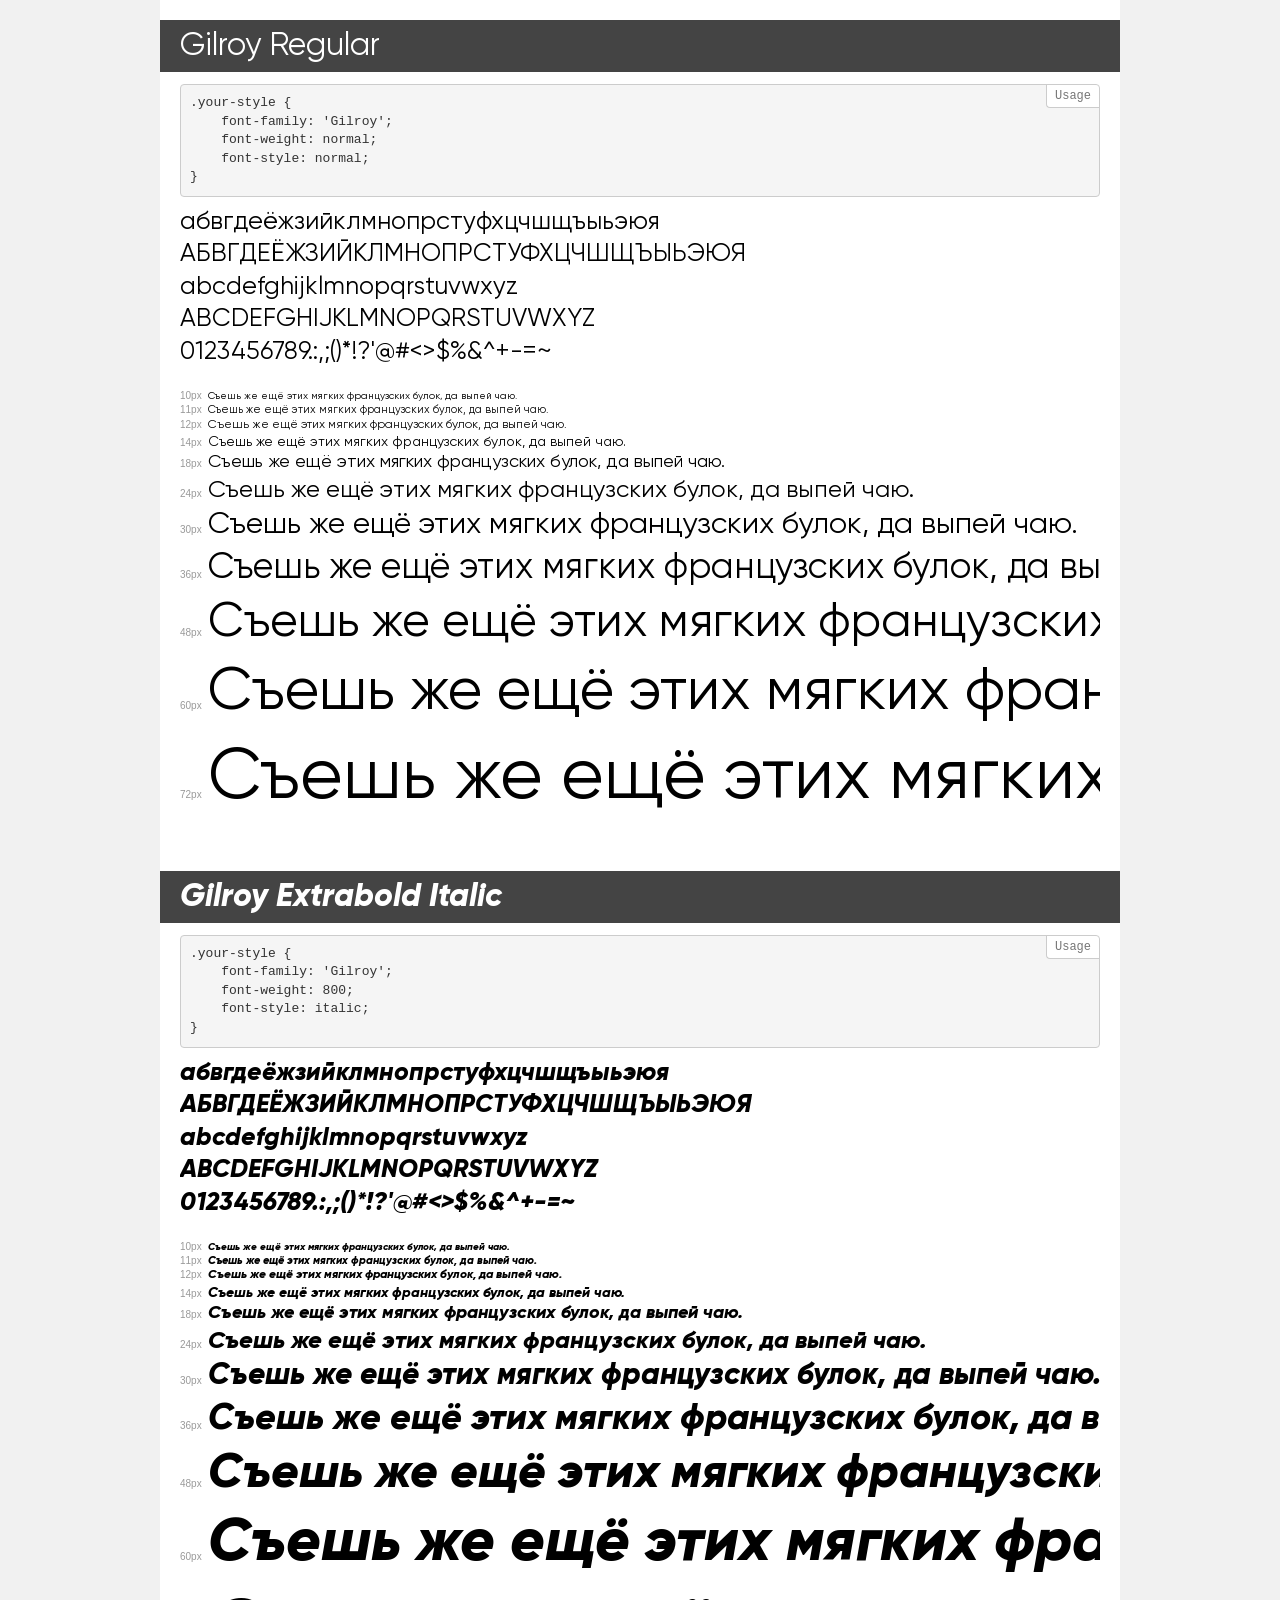
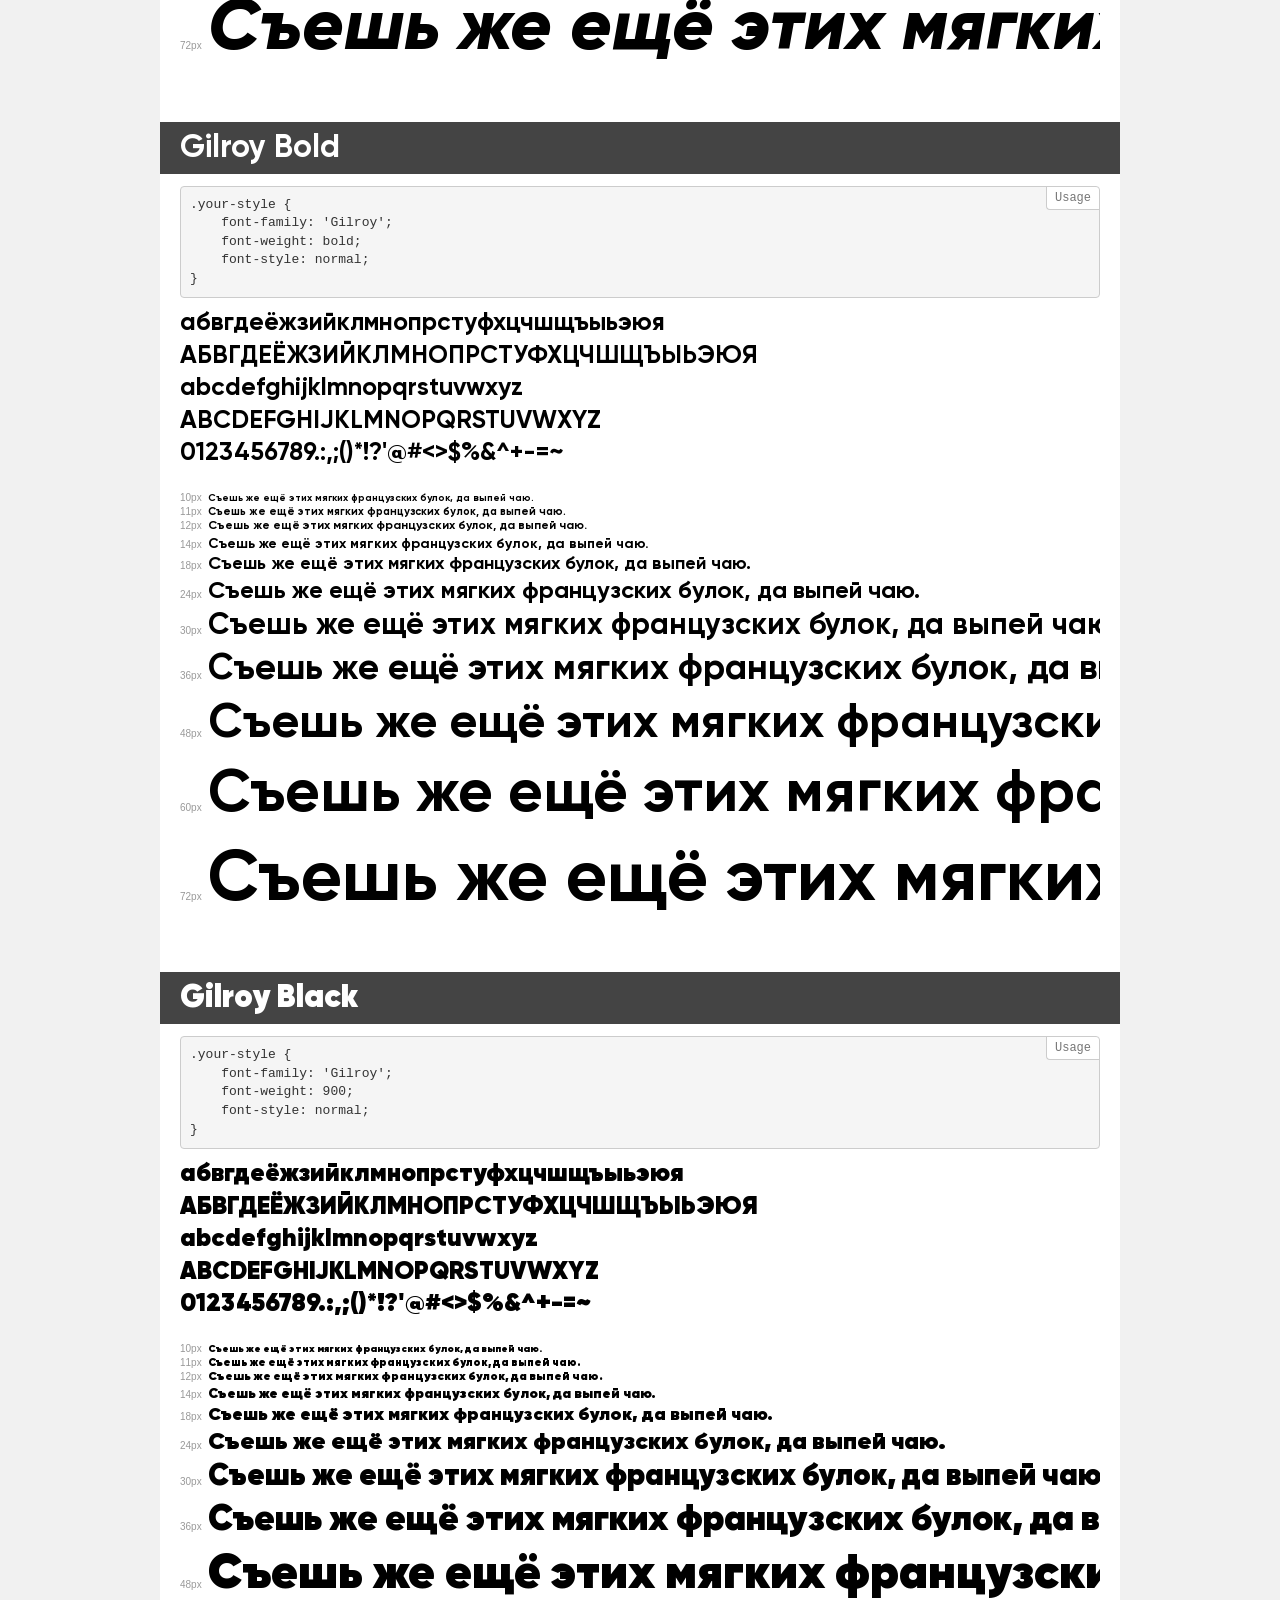
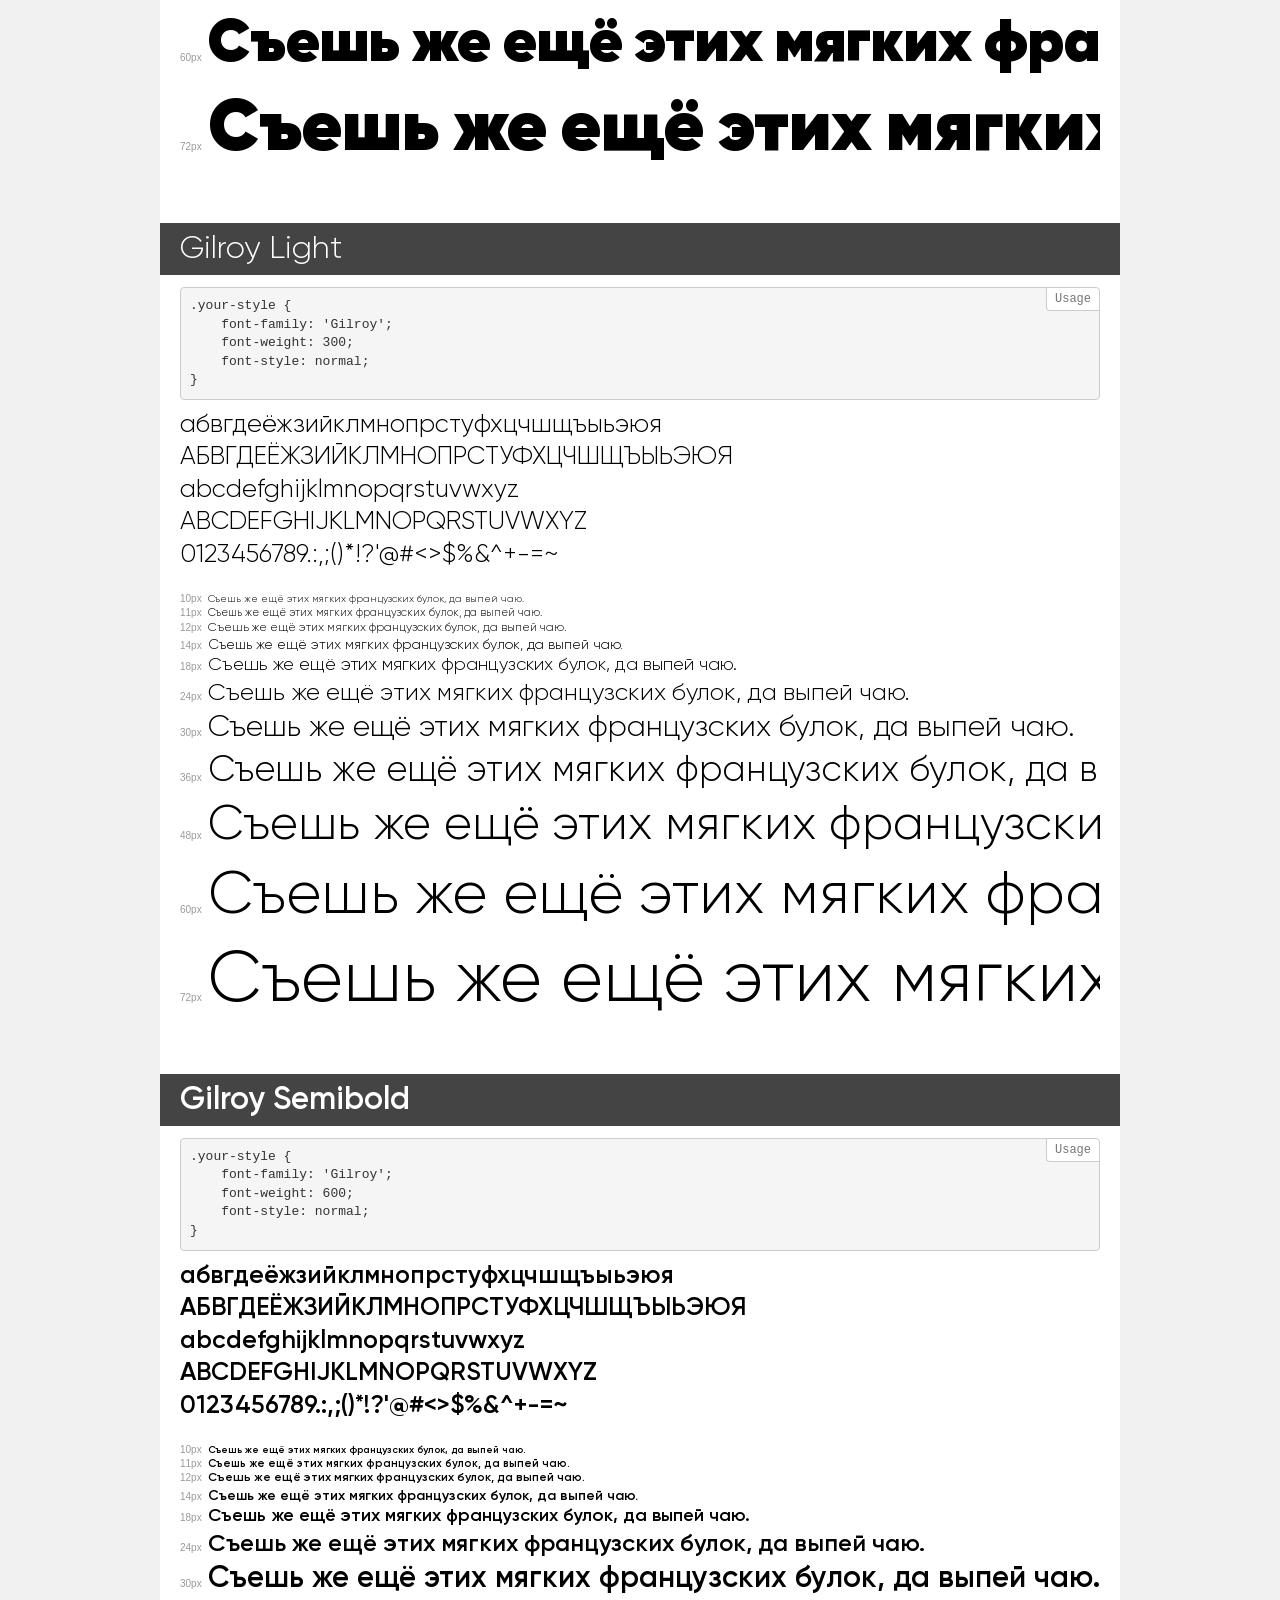
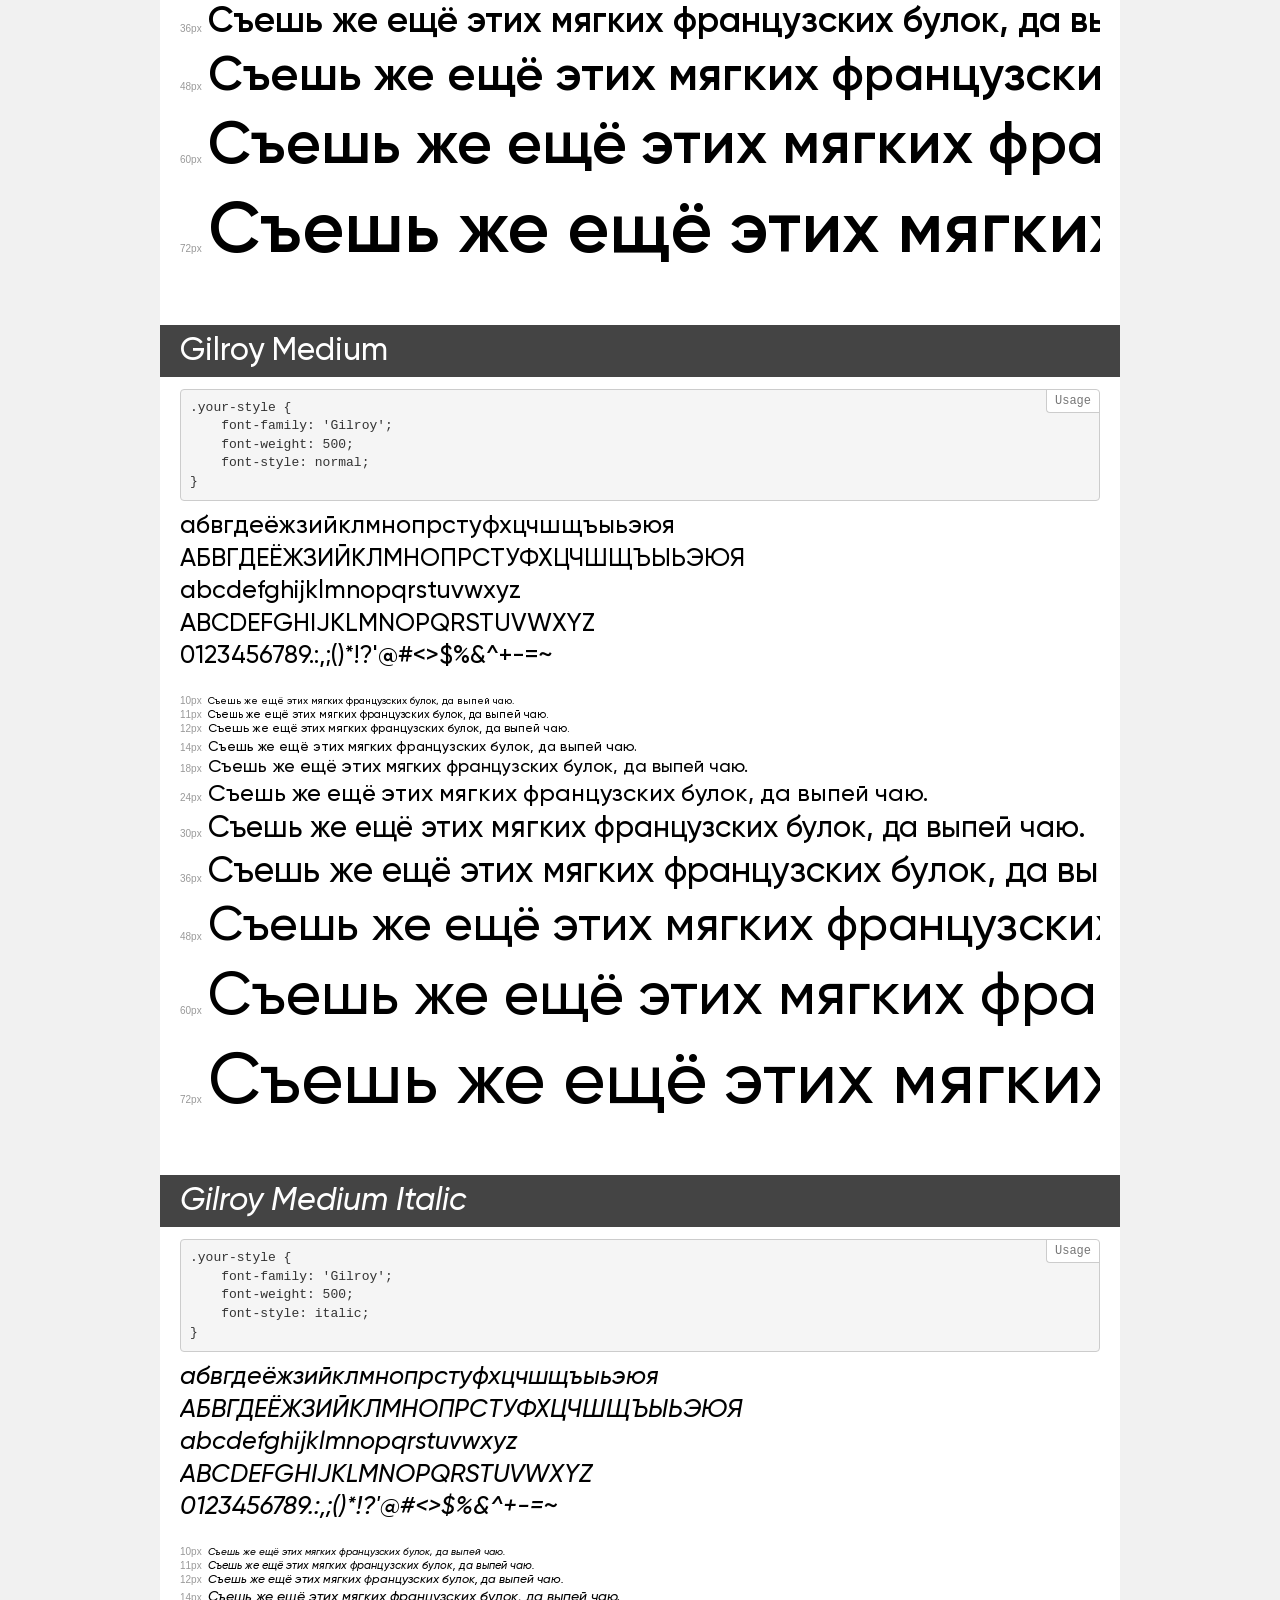
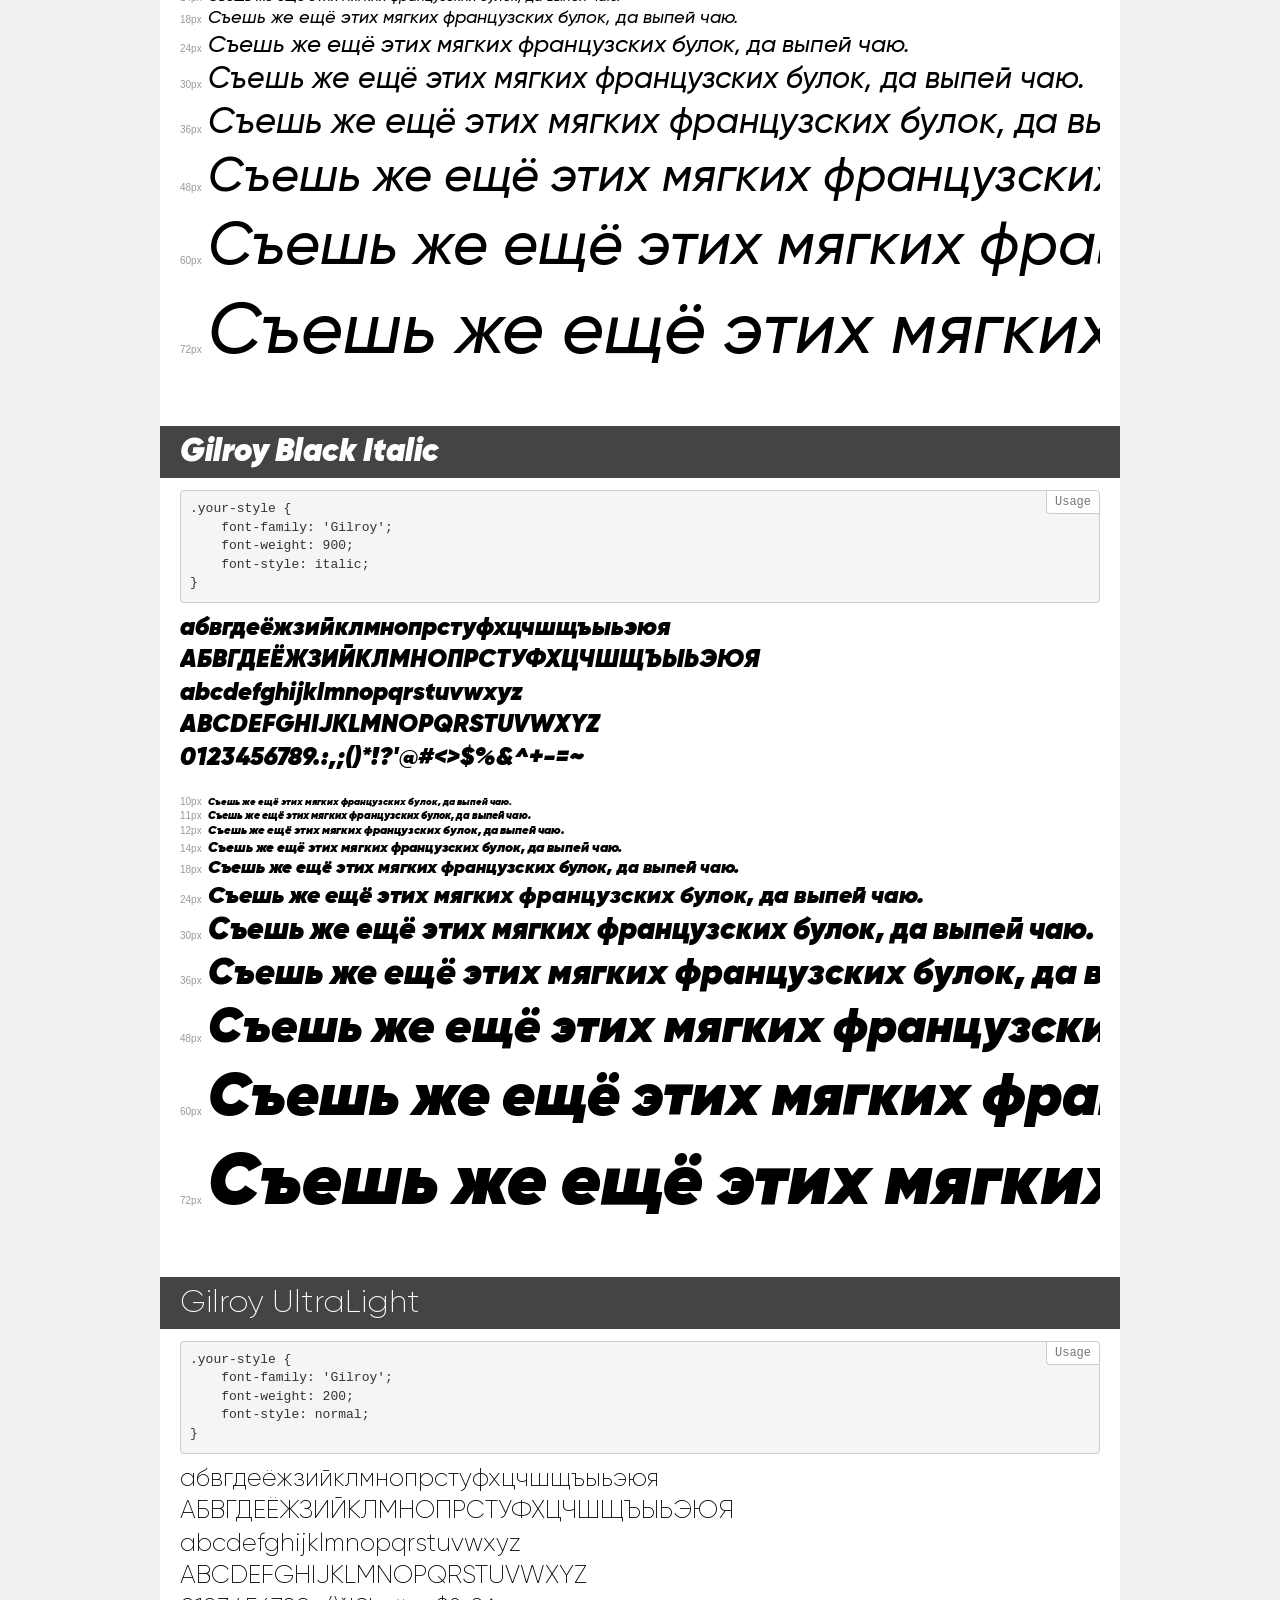
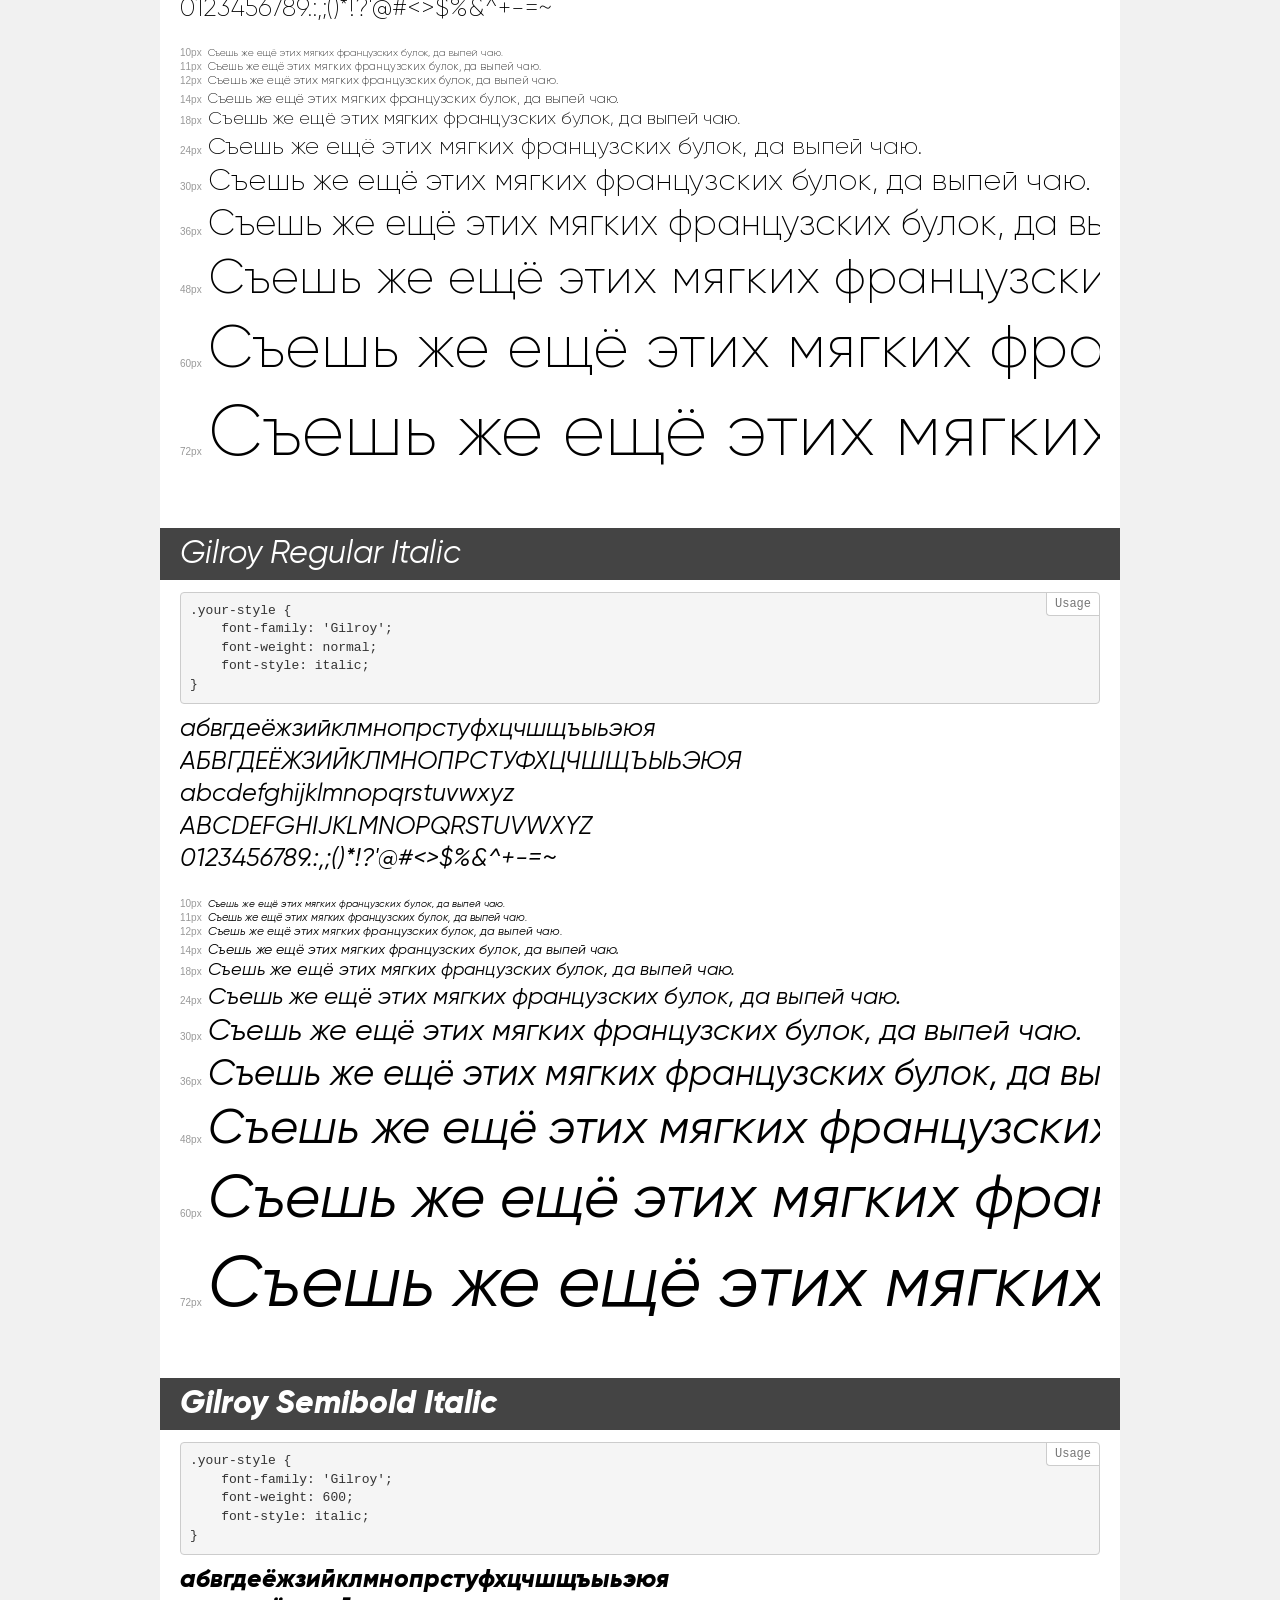
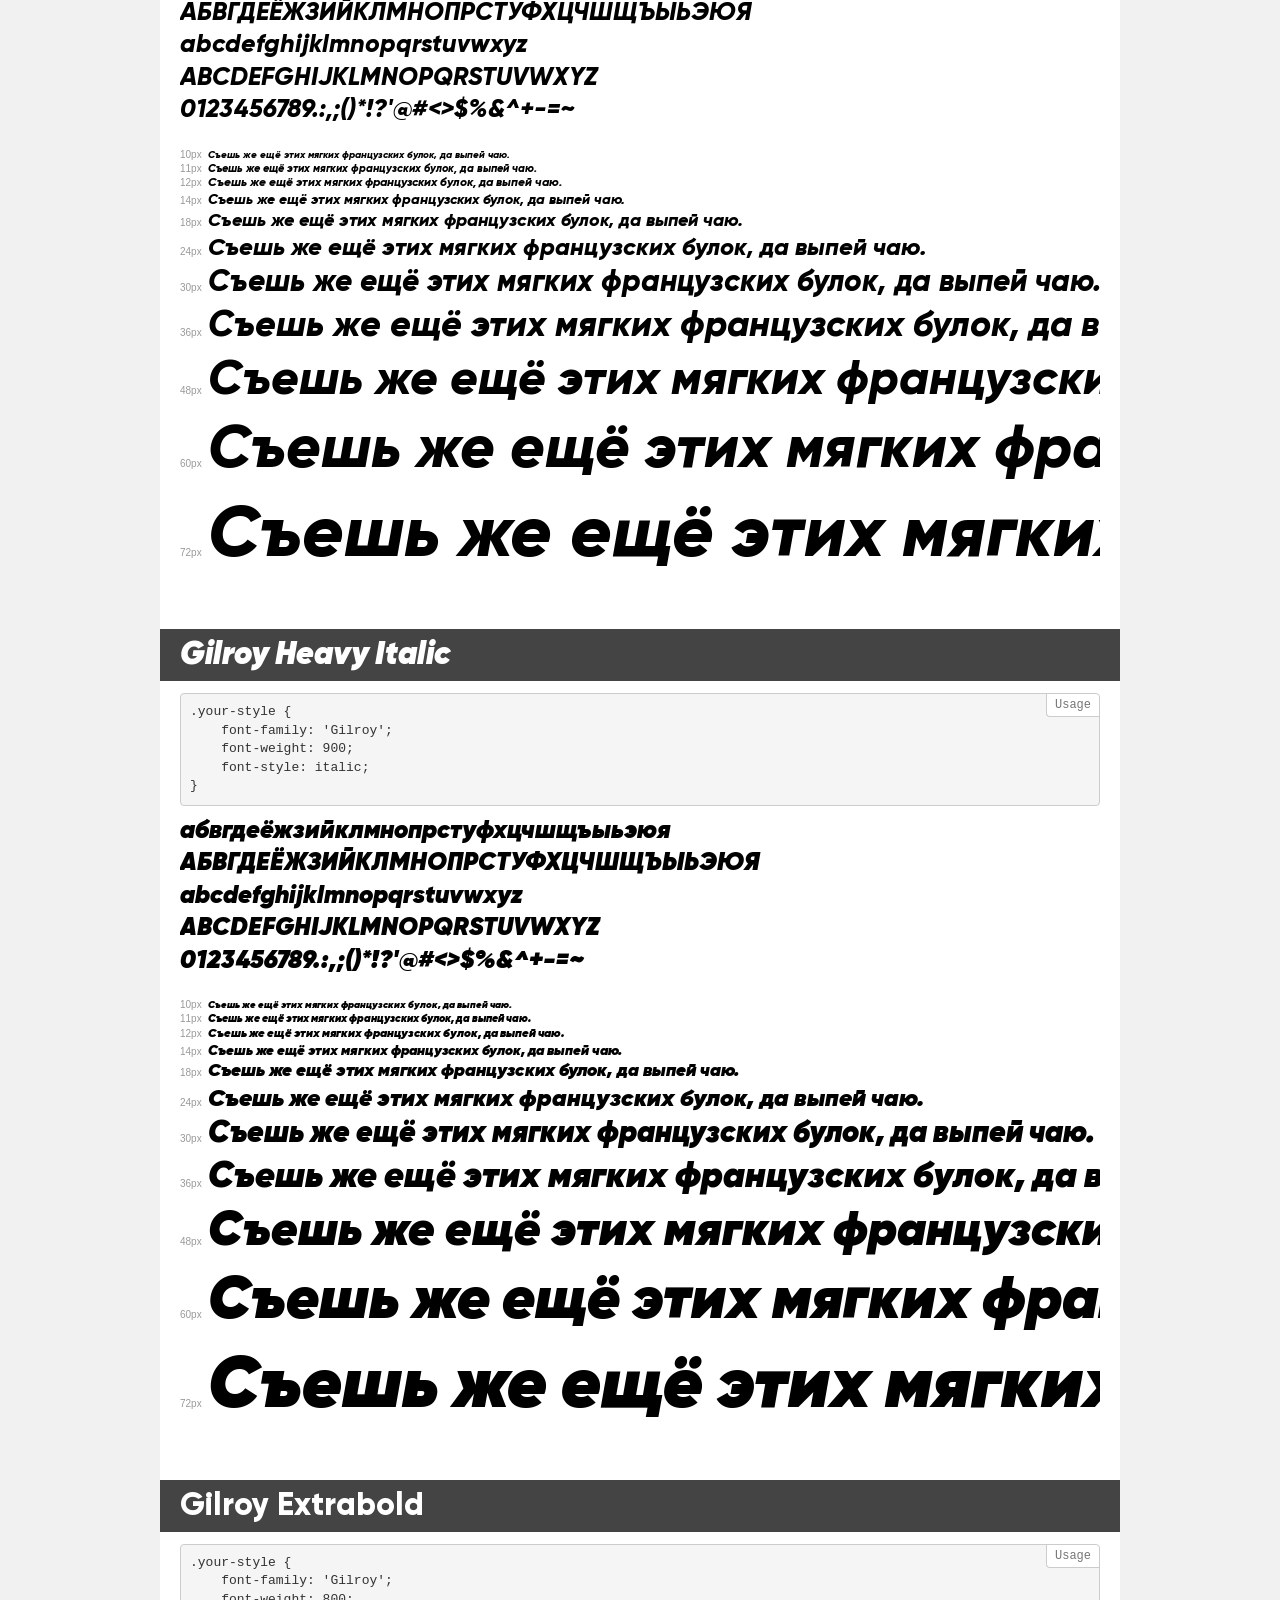
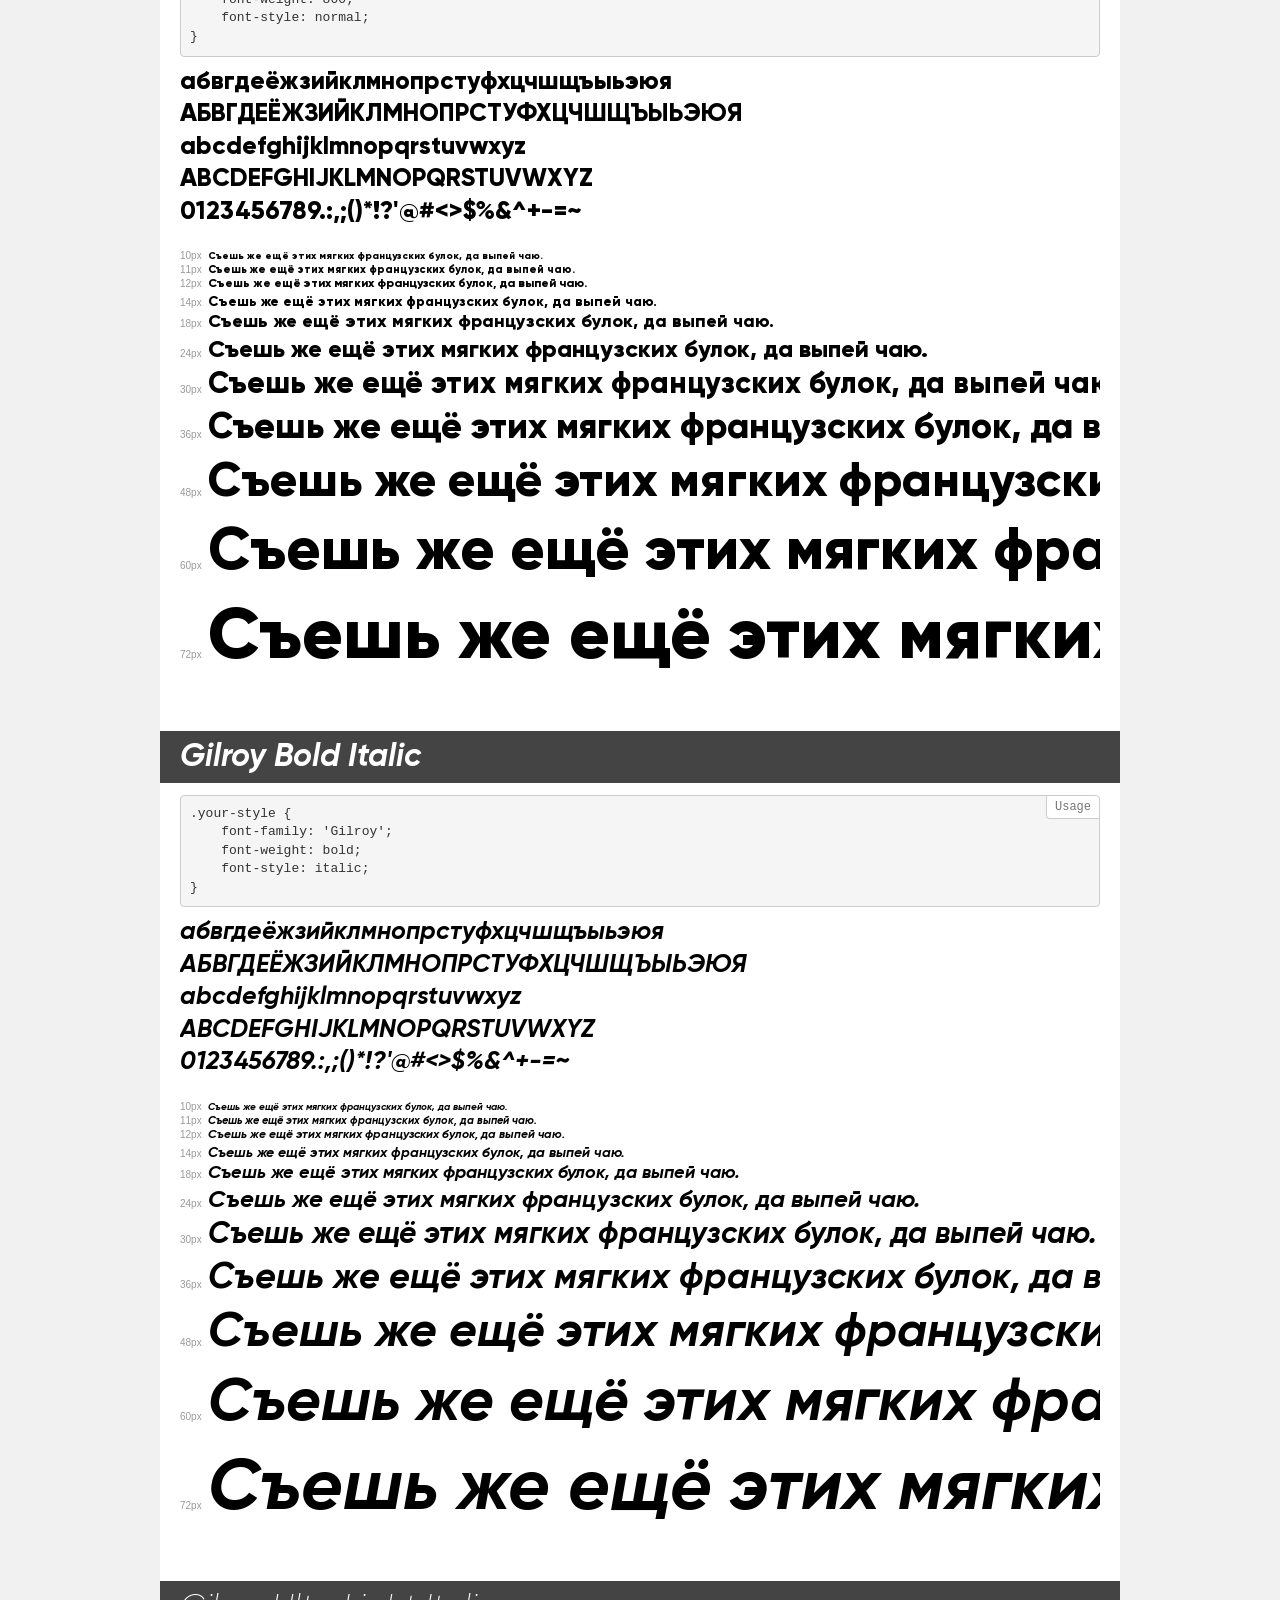
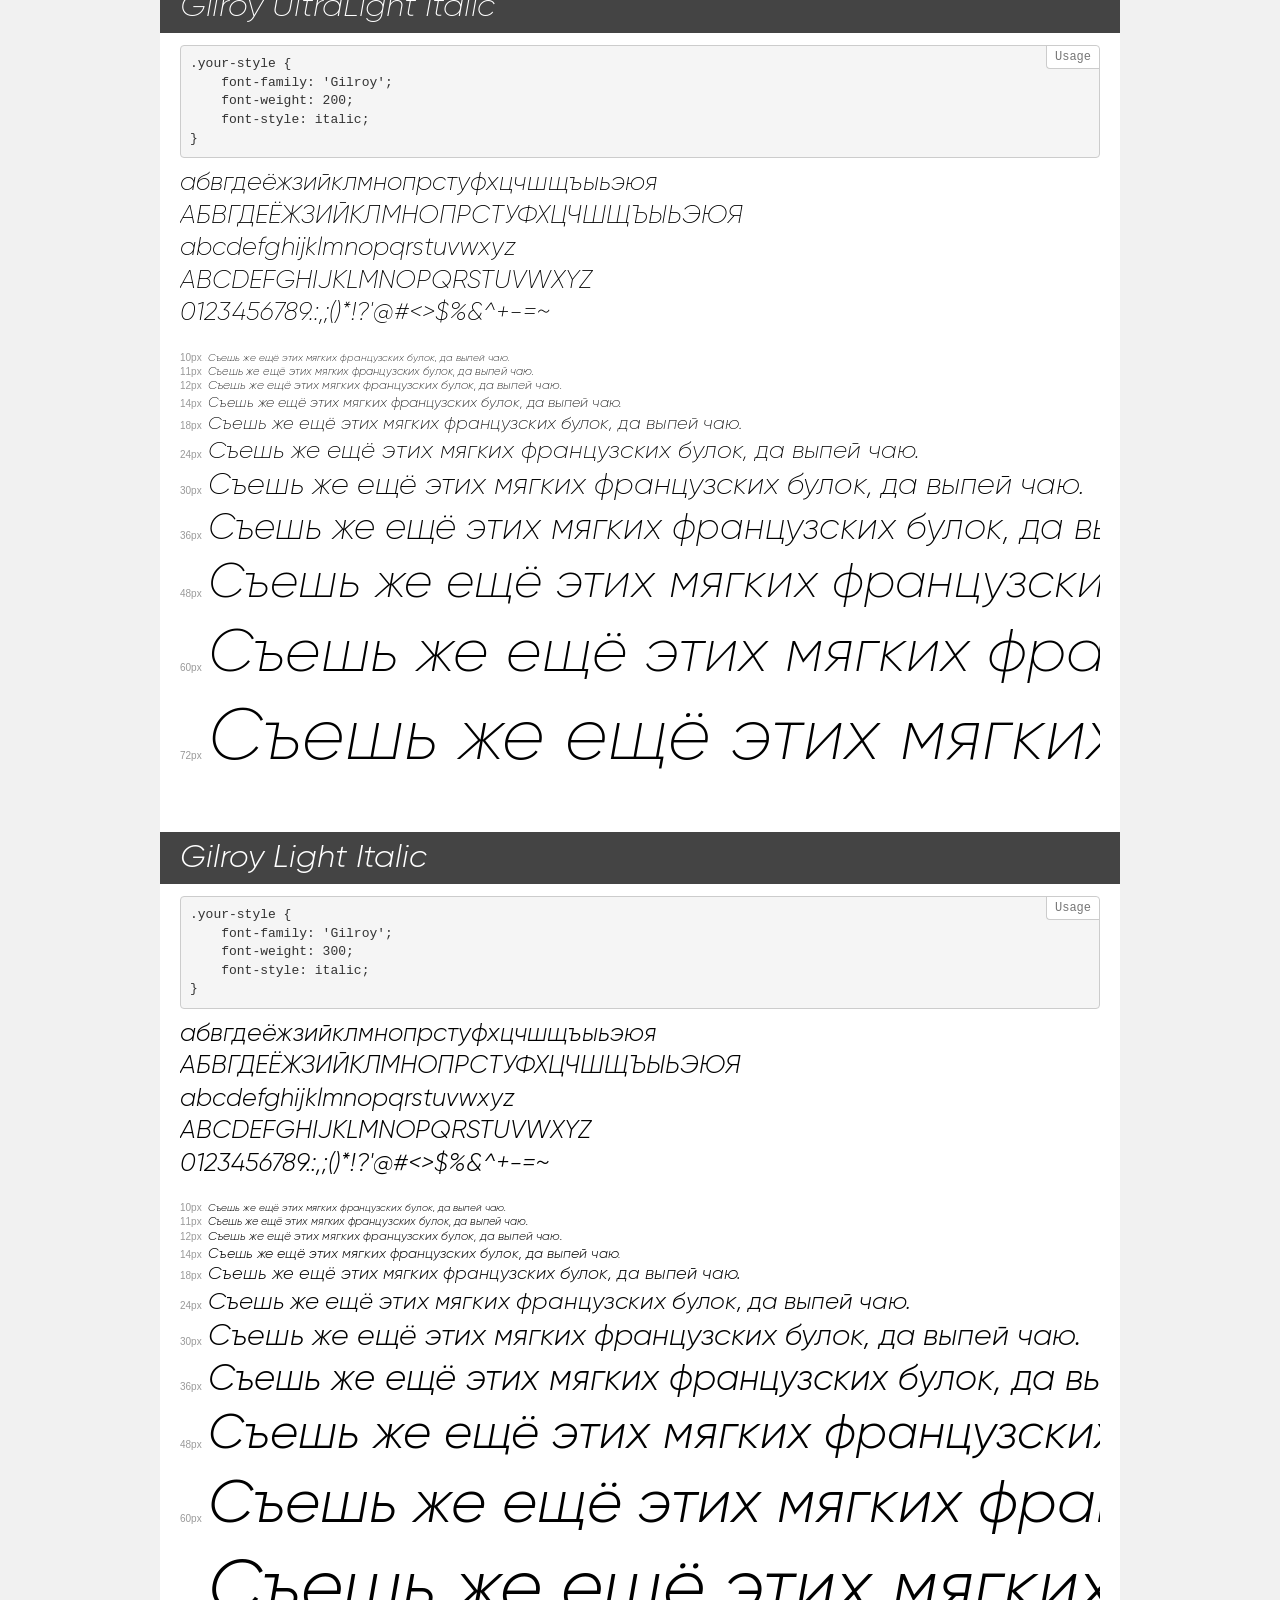
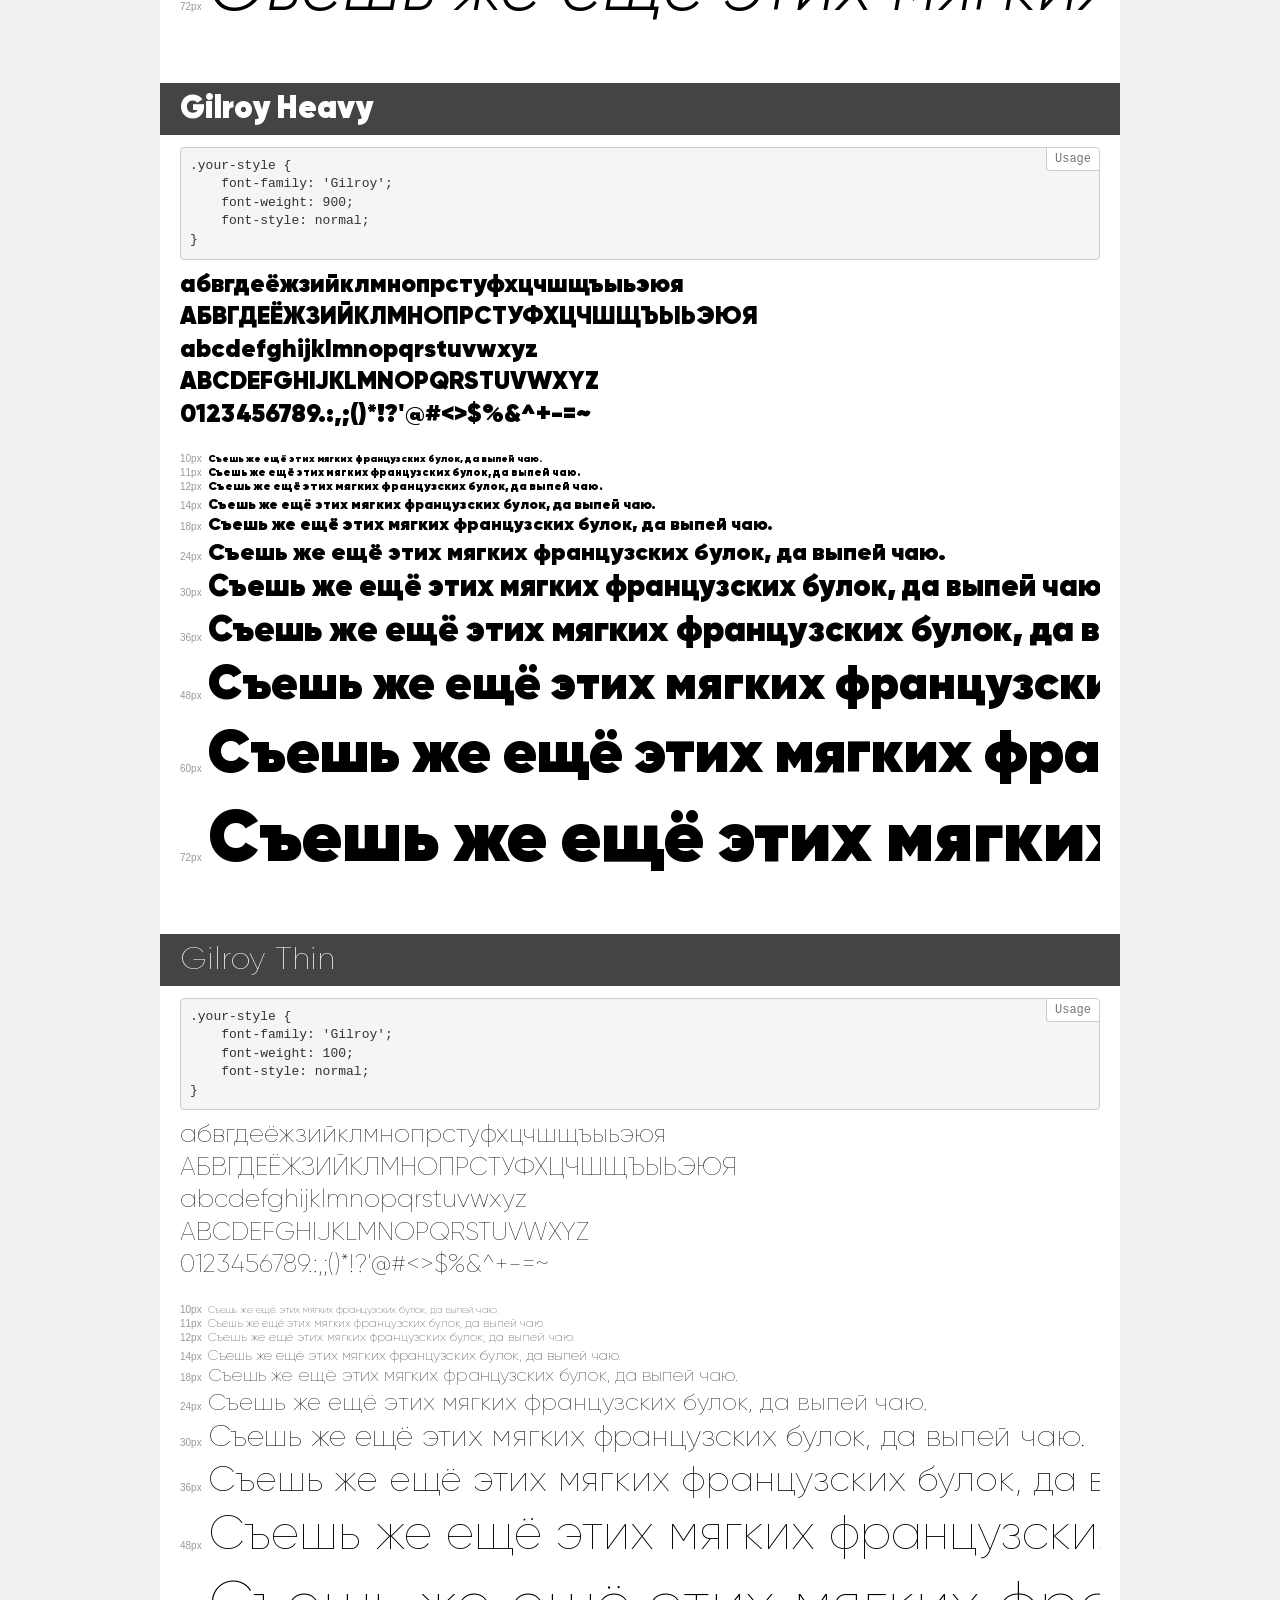
<file: fonts/Gilroy/demo.html>
<!DOCTYPE html>
<html>
<head>
    <meta charset="utf-8">
    <meta http-equiv="X-UA-Compatible" content="IE=edge">
    <meta name="viewport" content="width=device-width, initial-scale=1">
    <meta name="robots" content="noindex, noarchive">
    <meta name="format-detection" content="telephone=no">
    <title>Transfonter demo</title>
    <link href="stylesheet.css" rel="stylesheet">
    <style>
        /*
        http://meyerweb.com/eric/tools/css/reset/
        v2.0 | 20110126
        License: none (public domain)
        */
        html, body, div, span, applet, object, iframe,
        h1, h2, h3, h4, h5, h6, p, blockquote, pre,
        a, abbr, acronym, address, big, cite, code,
        del, dfn, em, img, ins, kbd, q, s, samp,
        small, strike, strong, sub, sup, tt, var,
        b, u, i, center,
        dl, dt, dd, ol, ul, li,
        fieldset, form, label, legend,
        table, caption, tbody, tfoot, thead, tr, th, td,
        article, aside, canvas, details, embed,
        figure, figcaption, footer, header, hgroup,
        menu, nav, output, ruby, section, summary,
        time, mark, audio, video {
            margin: 0;
            padding: 0;
            border: 0;
            font-size: 100%;
            font: inherit;
            vertical-align: baseline;
        }
        /* HTML5 display-role reset for older browsers */
        article, aside, details, figcaption, figure,
        footer, header, hgroup, menu, nav, section {
            display: block;
        }
        body {
            line-height: 1;
        }
        ol, ul {
            list-style: none;
        }
        blockquote, q {
            quotes: none;
        }
        blockquote:before, blockquote:after,
        q:before, q:after {
            content: '';
            content: none;
        }
        table {
            border-collapse: collapse;
            border-spacing: 0;
        }
        /* common styles */
        body {
            background: #f1f1f1;
            color: #000;
        }
        .page {
            background: #fff;
            width: 920px;
            margin: 0 auto;
            padding: 20px 20px 0 20px;
            overflow: hidden;
        }
        .font-container {
            overflow-x: auto;
            overflow-y: hidden;
            margin-bottom: 40px;
            line-height: 1.3;
            white-space: nowrap;
            padding-bottom: 5px;
        }
        h1 {
            position: relative;
            background: #444;
            font-size: 32px;
            color: #fff;
            padding: 10px 20px;
            margin: 0 -20px 12px -20px;
        }
        .letters {
            font-size: 25px;
            margin-bottom: 20px;
        }
        .s10:before {
            content: '10px';
        }
        .s11:before {
            content: '11px';
        }
        .s12:before {
            content: '12px';
        }
        .s14:before {
            content: '14px';
        }
        .s18:before {
            content: '18px';
        }
        .s24:before {
            content: '24px';
        }
        .s30:before {
            content: '30px';
        }
        .s36:before {
            content: '36px';
        }
        .s48:before {
            content: '48px';
        }
        .s60:before {
            content: '60px';
        }
        .s72:before {
            content: '72px';
        }
        .s10:before, .s11:before, .s12:before, .s14:before,
        .s18:before, .s24:before, .s30:before, .s36:before,
        .s48:before, .s60:before, .s72:before {
            font-family: Arial, sans-serif;
            font-size: 10px;
            font-weight: normal;
            font-style: normal;
            color: #999;
            padding-right: 6px;
        }
        pre {
            display: block;
            position: relative;
            padding: 9px;
            margin: 0 0 10px;
            font-family: Monaco, Menlo, Consolas, "Courier New", monospace !important;
            font-size: 13px;
            line-height: 1.428571429;
            color: #333;
            font-weight: normal !important;
            font-style: normal !important;
            background-color: #f5f5f5;
            border: 1px solid #ccc;
            overflow-x: auto;
            border-radius: 4px;
        }
        pre:after {
            display: block;
            position: absolute;
            right: 0;
            top: 0;
            content: 'Usage';
            line-height: 1;
            padding: 5px 8px;
            font-size: 12px;
            color: #767676;
            background-color: #fff;
            border: 1px solid #ccc;
            border-right: none;
            border-top: none;
            border-radius: 0 4px 0 4px;
            z-index: 10;
        }
        /* responsive */
        @media (max-width: 959px) {
            .page {
                width: auto;
                margin: 0;
            }
        }
    </style>
</head>
<body>
<div class="page">
    <div class="demo" style="font-family: 'Gilroy'; font-weight: normal; font-style: normal;">
        <h1>Gilroy Regular</h1>
        <pre>.your-style {
    font-family: 'Gilroy';
    font-weight: normal;
    font-style: normal;
}</pre>
        <div class="font-container">
            <p class="letters">
                абвгдеёжзийклмнопрстуфхцчшщъыьэюя<br>
АБВГДЕЁЖЗИЙКЛМНОПРСТУФХЦЧШЩЪЫЬЭЮЯ<br>
abcdefghijklmnopqrstuvwxyz<br>
ABCDEFGHIJKLMNOPQRSTUVWXYZ<br>
                0123456789.:,;()*!?'@#<>$%&^+-=~
            </p>
            <p class="s10" style="font-size: 10px;">Съешь же ещё этих мягких французских булок, да выпей чаю.</p>
            <p class="s11" style="font-size: 11px;">Съешь же ещё этих мягких французских булок, да выпей чаю.</p>
            <p class="s12" style="font-size: 12px;">Съешь же ещё этих мягких французских булок, да выпей чаю.</p>
            <p class="s14" style="font-size: 14px;">Съешь же ещё этих мягких французских булок, да выпей чаю.</p>
            <p class="s18" style="font-size: 18px;">Съешь же ещё этих мягких французских булок, да выпей чаю.</p>
            <p class="s24" style="font-size: 24px;">Съешь же ещё этих мягких французских булок, да выпей чаю.</p>
            <p class="s30" style="font-size: 30px;">Съешь же ещё этих мягких французских булок, да выпей чаю.</p>
            <p class="s36" style="font-size: 36px;">Съешь же ещё этих мягких французских булок, да выпей чаю.</p>
            <p class="s48" style="font-size: 48px;">Съешь же ещё этих мягких французских булок, да выпей чаю.</p>
            <p class="s60" style="font-size: 60px;">Съешь же ещё этих мягких французских булок, да выпей чаю.</p>
            <p class="s72" style="font-size: 72px;">Съешь же ещё этих мягких французских булок, да выпей чаю.</p>
        </div>
    </div>
    <div class="demo" style="font-family: 'Gilroy'; font-weight: 800; font-style: italic;">
        <h1>Gilroy Extrabold Italic</h1>
        <pre>.your-style {
    font-family: 'Gilroy';
    font-weight: 800;
    font-style: italic;
}</pre>
        <div class="font-container">
            <p class="letters">
                абвгдеёжзийклмнопрстуфхцчшщъыьэюя<br>
АБВГДЕЁЖЗИЙКЛМНОПРСТУФХЦЧШЩЪЫЬЭЮЯ<br>
abcdefghijklmnopqrstuvwxyz<br>
ABCDEFGHIJKLMNOPQRSTUVWXYZ<br>
                0123456789.:,;()*!?'@#<>$%&^+-=~
            </p>
            <p class="s10" style="font-size: 10px;">Съешь же ещё этих мягких французских булок, да выпей чаю.</p>
            <p class="s11" style="font-size: 11px;">Съешь же ещё этих мягких французских булок, да выпей чаю.</p>
            <p class="s12" style="font-size: 12px;">Съешь же ещё этих мягких французских булок, да выпей чаю.</p>
            <p class="s14" style="font-size: 14px;">Съешь же ещё этих мягких французских булок, да выпей чаю.</p>
            <p class="s18" style="font-size: 18px;">Съешь же ещё этих мягких французских булок, да выпей чаю.</p>
            <p class="s24" style="font-size: 24px;">Съешь же ещё этих мягких французских булок, да выпей чаю.</p>
            <p class="s30" style="font-size: 30px;">Съешь же ещё этих мягких французских булок, да выпей чаю.</p>
            <p class="s36" style="font-size: 36px;">Съешь же ещё этих мягких французских булок, да выпей чаю.</p>
            <p class="s48" style="font-size: 48px;">Съешь же ещё этих мягких французских булок, да выпей чаю.</p>
            <p class="s60" style="font-size: 60px;">Съешь же ещё этих мягких французских булок, да выпей чаю.</p>
            <p class="s72" style="font-size: 72px;">Съешь же ещё этих мягких французских булок, да выпей чаю.</p>
        </div>
    </div>
    <div class="demo" style="font-family: 'Gilroy'; font-weight: bold; font-style: normal;">
        <h1>Gilroy Bold</h1>
        <pre>.your-style {
    font-family: 'Gilroy';
    font-weight: bold;
    font-style: normal;
}</pre>
        <div class="font-container">
            <p class="letters">
                абвгдеёжзийклмнопрстуфхцчшщъыьэюя<br>
АБВГДЕЁЖЗИЙКЛМНОПРСТУФХЦЧШЩЪЫЬЭЮЯ<br>
abcdefghijklmnopqrstuvwxyz<br>
ABCDEFGHIJKLMNOPQRSTUVWXYZ<br>
                0123456789.:,;()*!?'@#<>$%&^+-=~
            </p>
            <p class="s10" style="font-size: 10px;">Съешь же ещё этих мягких французских булок, да выпей чаю.</p>
            <p class="s11" style="font-size: 11px;">Съешь же ещё этих мягких французских булок, да выпей чаю.</p>
            <p class="s12" style="font-size: 12px;">Съешь же ещё этих мягких французских булок, да выпей чаю.</p>
            <p class="s14" style="font-size: 14px;">Съешь же ещё этих мягких французских булок, да выпей чаю.</p>
            <p class="s18" style="font-size: 18px;">Съешь же ещё этих мягких французских булок, да выпей чаю.</p>
            <p class="s24" style="font-size: 24px;">Съешь же ещё этих мягких французских булок, да выпей чаю.</p>
            <p class="s30" style="font-size: 30px;">Съешь же ещё этих мягких французских булок, да выпей чаю.</p>
            <p class="s36" style="font-size: 36px;">Съешь же ещё этих мягких французских булок, да выпей чаю.</p>
            <p class="s48" style="font-size: 48px;">Съешь же ещё этих мягких французских булок, да выпей чаю.</p>
            <p class="s60" style="font-size: 60px;">Съешь же ещё этих мягких французских булок, да выпей чаю.</p>
            <p class="s72" style="font-size: 72px;">Съешь же ещё этих мягких французских булок, да выпей чаю.</p>
        </div>
    </div>
    <div class="demo" style="font-family: 'Gilroy'; font-weight: 900; font-style: normal;">
        <h1>Gilroy Black</h1>
        <pre>.your-style {
    font-family: 'Gilroy';
    font-weight: 900;
    font-style: normal;
}</pre>
        <div class="font-container">
            <p class="letters">
                абвгдеёжзийклмнопрстуфхцчшщъыьэюя<br>
АБВГДЕЁЖЗИЙКЛМНОПРСТУФХЦЧШЩЪЫЬЭЮЯ<br>
abcdefghijklmnopqrstuvwxyz<br>
ABCDEFGHIJKLMNOPQRSTUVWXYZ<br>
                0123456789.:,;()*!?'@#<>$%&^+-=~
            </p>
            <p class="s10" style="font-size: 10px;">Съешь же ещё этих мягких французских булок, да выпей чаю.</p>
            <p class="s11" style="font-size: 11px;">Съешь же ещё этих мягких французских булок, да выпей чаю.</p>
            <p class="s12" style="font-size: 12px;">Съешь же ещё этих мягких французских булок, да выпей чаю.</p>
            <p class="s14" style="font-size: 14px;">Съешь же ещё этих мягких французских булок, да выпей чаю.</p>
            <p class="s18" style="font-size: 18px;">Съешь же ещё этих мягких французских булок, да выпей чаю.</p>
            <p class="s24" style="font-size: 24px;">Съешь же ещё этих мягких французских булок, да выпей чаю.</p>
            <p class="s30" style="font-size: 30px;">Съешь же ещё этих мягких французских булок, да выпей чаю.</p>
            <p class="s36" style="font-size: 36px;">Съешь же ещё этих мягких французских булок, да выпей чаю.</p>
            <p class="s48" style="font-size: 48px;">Съешь же ещё этих мягких французских булок, да выпей чаю.</p>
            <p class="s60" style="font-size: 60px;">Съешь же ещё этих мягких французских булок, да выпей чаю.</p>
            <p class="s72" style="font-size: 72px;">Съешь же ещё этих мягких французских булок, да выпей чаю.</p>
        </div>
    </div>
    <div class="demo" style="font-family: 'Gilroy'; font-weight: 300; font-style: normal;">
        <h1>Gilroy Light</h1>
        <pre>.your-style {
    font-family: 'Gilroy';
    font-weight: 300;
    font-style: normal;
}</pre>
        <div class="font-container">
            <p class="letters">
                абвгдеёжзийклмнопрстуфхцчшщъыьэюя<br>
АБВГДЕЁЖЗИЙКЛМНОПРСТУФХЦЧШЩЪЫЬЭЮЯ<br>
abcdefghijklmnopqrstuvwxyz<br>
ABCDEFGHIJKLMNOPQRSTUVWXYZ<br>
                0123456789.:,;()*!?'@#<>$%&^+-=~
            </p>
            <p class="s10" style="font-size: 10px;">Съешь же ещё этих мягких французских булок, да выпей чаю.</p>
            <p class="s11" style="font-size: 11px;">Съешь же ещё этих мягких французских булок, да выпей чаю.</p>
            <p class="s12" style="font-size: 12px;">Съешь же ещё этих мягких французских булок, да выпей чаю.</p>
            <p class="s14" style="font-size: 14px;">Съешь же ещё этих мягких французских булок, да выпей чаю.</p>
            <p class="s18" style="font-size: 18px;">Съешь же ещё этих мягких французских булок, да выпей чаю.</p>
            <p class="s24" style="font-size: 24px;">Съешь же ещё этих мягких французских булок, да выпей чаю.</p>
            <p class="s30" style="font-size: 30px;">Съешь же ещё этих мягких французских булок, да выпей чаю.</p>
            <p class="s36" style="font-size: 36px;">Съешь же ещё этих мягких французских булок, да выпей чаю.</p>
            <p class="s48" style="font-size: 48px;">Съешь же ещё этих мягких французских булок, да выпей чаю.</p>
            <p class="s60" style="font-size: 60px;">Съешь же ещё этих мягких французских булок, да выпей чаю.</p>
            <p class="s72" style="font-size: 72px;">Съешь же ещё этих мягких французских булок, да выпей чаю.</p>
        </div>
    </div>
    <div class="demo" style="font-family: 'Gilroy'; font-weight: 600; font-style: normal;">
        <h1>Gilroy Semibold</h1>
        <pre>.your-style {
    font-family: 'Gilroy';
    font-weight: 600;
    font-style: normal;
}</pre>
        <div class="font-container">
            <p class="letters">
                абвгдеёжзийклмнопрстуфхцчшщъыьэюя<br>
АБВГДЕЁЖЗИЙКЛМНОПРСТУФХЦЧШЩЪЫЬЭЮЯ<br>
abcdefghijklmnopqrstuvwxyz<br>
ABCDEFGHIJKLMNOPQRSTUVWXYZ<br>
                0123456789.:,;()*!?'@#<>$%&^+-=~
            </p>
            <p class="s10" style="font-size: 10px;">Съешь же ещё этих мягких французских булок, да выпей чаю.</p>
            <p class="s11" style="font-size: 11px;">Съешь же ещё этих мягких французских булок, да выпей чаю.</p>
            <p class="s12" style="font-size: 12px;">Съешь же ещё этих мягких французских булок, да выпей чаю.</p>
            <p class="s14" style="font-size: 14px;">Съешь же ещё этих мягких французских булок, да выпей чаю.</p>
            <p class="s18" style="font-size: 18px;">Съешь же ещё этих мягких французских булок, да выпей чаю.</p>
            <p class="s24" style="font-size: 24px;">Съешь же ещё этих мягких французских булок, да выпей чаю.</p>
            <p class="s30" style="font-size: 30px;">Съешь же ещё этих мягких французских булок, да выпей чаю.</p>
            <p class="s36" style="font-size: 36px;">Съешь же ещё этих мягких французских булок, да выпей чаю.</p>
            <p class="s48" style="font-size: 48px;">Съешь же ещё этих мягких французских булок, да выпей чаю.</p>
            <p class="s60" style="font-size: 60px;">Съешь же ещё этих мягких французских булок, да выпей чаю.</p>
            <p class="s72" style="font-size: 72px;">Съешь же ещё этих мягких французских булок, да выпей чаю.</p>
        </div>
    </div>
    <div class="demo" style="font-family: 'Gilroy'; font-weight: 500; font-style: normal;">
        <h1>Gilroy Medium</h1>
        <pre>.your-style {
    font-family: 'Gilroy';
    font-weight: 500;
    font-style: normal;
}</pre>
        <div class="font-container">
            <p class="letters">
                абвгдеёжзийклмнопрстуфхцчшщъыьэюя<br>
АБВГДЕЁЖЗИЙКЛМНОПРСТУФХЦЧШЩЪЫЬЭЮЯ<br>
abcdefghijklmnopqrstuvwxyz<br>
ABCDEFGHIJKLMNOPQRSTUVWXYZ<br>
                0123456789.:,;()*!?'@#<>$%&^+-=~
            </p>
            <p class="s10" style="font-size: 10px;">Съешь же ещё этих мягких французских булок, да выпей чаю.</p>
            <p class="s11" style="font-size: 11px;">Съешь же ещё этих мягких французских булок, да выпей чаю.</p>
            <p class="s12" style="font-size: 12px;">Съешь же ещё этих мягких французских булок, да выпей чаю.</p>
            <p class="s14" style="font-size: 14px;">Съешь же ещё этих мягких французских булок, да выпей чаю.</p>
            <p class="s18" style="font-size: 18px;">Съешь же ещё этих мягких французских булок, да выпей чаю.</p>
            <p class="s24" style="font-size: 24px;">Съешь же ещё этих мягких французских булок, да выпей чаю.</p>
            <p class="s30" style="font-size: 30px;">Съешь же ещё этих мягких французских булок, да выпей чаю.</p>
            <p class="s36" style="font-size: 36px;">Съешь же ещё этих мягких французских булок, да выпей чаю.</p>
            <p class="s48" style="font-size: 48px;">Съешь же ещё этих мягких французских булок, да выпей чаю.</p>
            <p class="s60" style="font-size: 60px;">Съешь же ещё этих мягких французских булок, да выпей чаю.</p>
            <p class="s72" style="font-size: 72px;">Съешь же ещё этих мягких французских булок, да выпей чаю.</p>
        </div>
    </div>
    <div class="demo" style="font-family: 'Gilroy'; font-weight: 500; font-style: italic;">
        <h1>Gilroy Medium Italic</h1>
        <pre>.your-style {
    font-family: 'Gilroy';
    font-weight: 500;
    font-style: italic;
}</pre>
        <div class="font-container">
            <p class="letters">
                абвгдеёжзийклмнопрстуфхцчшщъыьэюя<br>
АБВГДЕЁЖЗИЙКЛМНОПРСТУФХЦЧШЩЪЫЬЭЮЯ<br>
abcdefghijklmnopqrstuvwxyz<br>
ABCDEFGHIJKLMNOPQRSTUVWXYZ<br>
                0123456789.:,;()*!?'@#<>$%&^+-=~
            </p>
            <p class="s10" style="font-size: 10px;">Съешь же ещё этих мягких французских булок, да выпей чаю.</p>
            <p class="s11" style="font-size: 11px;">Съешь же ещё этих мягких французских булок, да выпей чаю.</p>
            <p class="s12" style="font-size: 12px;">Съешь же ещё этих мягких французских булок, да выпей чаю.</p>
            <p class="s14" style="font-size: 14px;">Съешь же ещё этих мягких французских булок, да выпей чаю.</p>
            <p class="s18" style="font-size: 18px;">Съешь же ещё этих мягких французских булок, да выпей чаю.</p>
            <p class="s24" style="font-size: 24px;">Съешь же ещё этих мягких французских булок, да выпей чаю.</p>
            <p class="s30" style="font-size: 30px;">Съешь же ещё этих мягких французских булок, да выпей чаю.</p>
            <p class="s36" style="font-size: 36px;">Съешь же ещё этих мягких французских булок, да выпей чаю.</p>
            <p class="s48" style="font-size: 48px;">Съешь же ещё этих мягких французских булок, да выпей чаю.</p>
            <p class="s60" style="font-size: 60px;">Съешь же ещё этих мягких французских булок, да выпей чаю.</p>
            <p class="s72" style="font-size: 72px;">Съешь же ещё этих мягких французских булок, да выпей чаю.</p>
        </div>
    </div>
    <div class="demo" style="font-family: 'Gilroy'; font-weight: 900; font-style: italic;">
        <h1>Gilroy Black Italic</h1>
        <pre>.your-style {
    font-family: 'Gilroy';
    font-weight: 900;
    font-style: italic;
}</pre>
        <div class="font-container">
            <p class="letters">
                абвгдеёжзийклмнопрстуфхцчшщъыьэюя<br>
АБВГДЕЁЖЗИЙКЛМНОПРСТУФХЦЧШЩЪЫЬЭЮЯ<br>
abcdefghijklmnopqrstuvwxyz<br>
ABCDEFGHIJKLMNOPQRSTUVWXYZ<br>
                0123456789.:,;()*!?'@#<>$%&^+-=~
            </p>
            <p class="s10" style="font-size: 10px;">Съешь же ещё этих мягких французских булок, да выпей чаю.</p>
            <p class="s11" style="font-size: 11px;">Съешь же ещё этих мягких французских булок, да выпей чаю.</p>
            <p class="s12" style="font-size: 12px;">Съешь же ещё этих мягких французских булок, да выпей чаю.</p>
            <p class="s14" style="font-size: 14px;">Съешь же ещё этих мягких французских булок, да выпей чаю.</p>
            <p class="s18" style="font-size: 18px;">Съешь же ещё этих мягких французских булок, да выпей чаю.</p>
            <p class="s24" style="font-size: 24px;">Съешь же ещё этих мягких французских булок, да выпей чаю.</p>
            <p class="s30" style="font-size: 30px;">Съешь же ещё этих мягких французских булок, да выпей чаю.</p>
            <p class="s36" style="font-size: 36px;">Съешь же ещё этих мягких французских булок, да выпей чаю.</p>
            <p class="s48" style="font-size: 48px;">Съешь же ещё этих мягких французских булок, да выпей чаю.</p>
            <p class="s60" style="font-size: 60px;">Съешь же ещё этих мягких французских булок, да выпей чаю.</p>
            <p class="s72" style="font-size: 72px;">Съешь же ещё этих мягких французских булок, да выпей чаю.</p>
        </div>
    </div>
    <div class="demo" style="font-family: 'Gilroy'; font-weight: 200; font-style: normal;">
        <h1>Gilroy UltraLight</h1>
        <pre>.your-style {
    font-family: 'Gilroy';
    font-weight: 200;
    font-style: normal;
}</pre>
        <div class="font-container">
            <p class="letters">
                абвгдеёжзийклмнопрстуфхцчшщъыьэюя<br>
АБВГДЕЁЖЗИЙКЛМНОПРСТУФХЦЧШЩЪЫЬЭЮЯ<br>
abcdefghijklmnopqrstuvwxyz<br>
ABCDEFGHIJKLMNOPQRSTUVWXYZ<br>
                0123456789.:,;()*!?'@#<>$%&^+-=~
            </p>
            <p class="s10" style="font-size: 10px;">Съешь же ещё этих мягких французских булок, да выпей чаю.</p>
            <p class="s11" style="font-size: 11px;">Съешь же ещё этих мягких французских булок, да выпей чаю.</p>
            <p class="s12" style="font-size: 12px;">Съешь же ещё этих мягких французских булок, да выпей чаю.</p>
            <p class="s14" style="font-size: 14px;">Съешь же ещё этих мягких французских булок, да выпей чаю.</p>
            <p class="s18" style="font-size: 18px;">Съешь же ещё этих мягких французских булок, да выпей чаю.</p>
            <p class="s24" style="font-size: 24px;">Съешь же ещё этих мягких французских булок, да выпей чаю.</p>
            <p class="s30" style="font-size: 30px;">Съешь же ещё этих мягких французских булок, да выпей чаю.</p>
            <p class="s36" style="font-size: 36px;">Съешь же ещё этих мягких французских булок, да выпей чаю.</p>
            <p class="s48" style="font-size: 48px;">Съешь же ещё этих мягких французских булок, да выпей чаю.</p>
            <p class="s60" style="font-size: 60px;">Съешь же ещё этих мягких французских булок, да выпей чаю.</p>
            <p class="s72" style="font-size: 72px;">Съешь же ещё этих мягких французских булок, да выпей чаю.</p>
        </div>
    </div>
    <div class="demo" style="font-family: 'Gilroy'; font-weight: normal; font-style: italic;">
        <h1>Gilroy Regular Italic</h1>
        <pre>.your-style {
    font-family: 'Gilroy';
    font-weight: normal;
    font-style: italic;
}</pre>
        <div class="font-container">
            <p class="letters">
                абвгдеёжзийклмнопрстуфхцчшщъыьэюя<br>
АБВГДЕЁЖЗИЙКЛМНОПРСТУФХЦЧШЩЪЫЬЭЮЯ<br>
abcdefghijklmnopqrstuvwxyz<br>
ABCDEFGHIJKLMNOPQRSTUVWXYZ<br>
                0123456789.:,;()*!?'@#<>$%&^+-=~
            </p>
            <p class="s10" style="font-size: 10px;">Съешь же ещё этих мягких французских булок, да выпей чаю.</p>
            <p class="s11" style="font-size: 11px;">Съешь же ещё этих мягких французских булок, да выпей чаю.</p>
            <p class="s12" style="font-size: 12px;">Съешь же ещё этих мягких французских булок, да выпей чаю.</p>
            <p class="s14" style="font-size: 14px;">Съешь же ещё этих мягких французских булок, да выпей чаю.</p>
            <p class="s18" style="font-size: 18px;">Съешь же ещё этих мягких французских булок, да выпей чаю.</p>
            <p class="s24" style="font-size: 24px;">Съешь же ещё этих мягких французских булок, да выпей чаю.</p>
            <p class="s30" style="font-size: 30px;">Съешь же ещё этих мягких французских булок, да выпей чаю.</p>
            <p class="s36" style="font-size: 36px;">Съешь же ещё этих мягких французских булок, да выпей чаю.</p>
            <p class="s48" style="font-size: 48px;">Съешь же ещё этих мягких французских булок, да выпей чаю.</p>
            <p class="s60" style="font-size: 60px;">Съешь же ещё этих мягких французских булок, да выпей чаю.</p>
            <p class="s72" style="font-size: 72px;">Съешь же ещё этих мягких французских булок, да выпей чаю.</p>
        </div>
    </div>
    <div class="demo" style="font-family: 'Gilroy'; font-weight: 600; font-style: italic;">
        <h1>Gilroy Semibold Italic</h1>
        <pre>.your-style {
    font-family: 'Gilroy';
    font-weight: 600;
    font-style: italic;
}</pre>
        <div class="font-container">
            <p class="letters">
                абвгдеёжзийклмнопрстуфхцчшщъыьэюя<br>
АБВГДЕЁЖЗИЙКЛМНОПРСТУФХЦЧШЩЪЫЬЭЮЯ<br>
abcdefghijklmnopqrstuvwxyz<br>
ABCDEFGHIJKLMNOPQRSTUVWXYZ<br>
                0123456789.:,;()*!?'@#<>$%&^+-=~
            </p>
            <p class="s10" style="font-size: 10px;">Съешь же ещё этих мягких французских булок, да выпей чаю.</p>
            <p class="s11" style="font-size: 11px;">Съешь же ещё этих мягких французских булок, да выпей чаю.</p>
            <p class="s12" style="font-size: 12px;">Съешь же ещё этих мягких французских булок, да выпей чаю.</p>
            <p class="s14" style="font-size: 14px;">Съешь же ещё этих мягких французских булок, да выпей чаю.</p>
            <p class="s18" style="font-size: 18px;">Съешь же ещё этих мягких французских булок, да выпей чаю.</p>
            <p class="s24" style="font-size: 24px;">Съешь же ещё этих мягких французских булок, да выпей чаю.</p>
            <p class="s30" style="font-size: 30px;">Съешь же ещё этих мягких французских булок, да выпей чаю.</p>
            <p class="s36" style="font-size: 36px;">Съешь же ещё этих мягких французских булок, да выпей чаю.</p>
            <p class="s48" style="font-size: 48px;">Съешь же ещё этих мягких французских булок, да выпей чаю.</p>
            <p class="s60" style="font-size: 60px;">Съешь же ещё этих мягких французских булок, да выпей чаю.</p>
            <p class="s72" style="font-size: 72px;">Съешь же ещё этих мягких французских булок, да выпей чаю.</p>
        </div>
    </div>
    <div class="demo" style="font-family: 'Gilroy'; font-weight: 900; font-style: italic;">
        <h1>Gilroy Heavy Italic</h1>
        <pre>.your-style {
    font-family: 'Gilroy';
    font-weight: 900;
    font-style: italic;
}</pre>
        <div class="font-container">
            <p class="letters">
                абвгдеёжзийклмнопрстуфхцчшщъыьэюя<br>
АБВГДЕЁЖЗИЙКЛМНОПРСТУФХЦЧШЩЪЫЬЭЮЯ<br>
abcdefghijklmnopqrstuvwxyz<br>
ABCDEFGHIJKLMNOPQRSTUVWXYZ<br>
                0123456789.:,;()*!?'@#<>$%&^+-=~
            </p>
            <p class="s10" style="font-size: 10px;">Съешь же ещё этих мягких французских булок, да выпей чаю.</p>
            <p class="s11" style="font-size: 11px;">Съешь же ещё этих мягких французских булок, да выпей чаю.</p>
            <p class="s12" style="font-size: 12px;">Съешь же ещё этих мягких французских булок, да выпей чаю.</p>
            <p class="s14" style="font-size: 14px;">Съешь же ещё этих мягких французских булок, да выпей чаю.</p>
            <p class="s18" style="font-size: 18px;">Съешь же ещё этих мягких французских булок, да выпей чаю.</p>
            <p class="s24" style="font-size: 24px;">Съешь же ещё этих мягких французских булок, да выпей чаю.</p>
            <p class="s30" style="font-size: 30px;">Съешь же ещё этих мягких французских булок, да выпей чаю.</p>
            <p class="s36" style="font-size: 36px;">Съешь же ещё этих мягких французских булок, да выпей чаю.</p>
            <p class="s48" style="font-size: 48px;">Съешь же ещё этих мягких французских булок, да выпей чаю.</p>
            <p class="s60" style="font-size: 60px;">Съешь же ещё этих мягких французских булок, да выпей чаю.</p>
            <p class="s72" style="font-size: 72px;">Съешь же ещё этих мягких французских булок, да выпей чаю.</p>
        </div>
    </div>
    <div class="demo" style="font-family: 'Gilroy'; font-weight: 800; font-style: normal;">
        <h1>Gilroy Extrabold</h1>
        <pre>.your-style {
    font-family: 'Gilroy';
    font-weight: 800;
    font-style: normal;
}</pre>
        <div class="font-container">
            <p class="letters">
                абвгдеёжзийклмнопрстуфхцчшщъыьэюя<br>
АБВГДЕЁЖЗИЙКЛМНОПРСТУФХЦЧШЩЪЫЬЭЮЯ<br>
abcdefghijklmnopqrstuvwxyz<br>
ABCDEFGHIJKLMNOPQRSTUVWXYZ<br>
                0123456789.:,;()*!?'@#<>$%&^+-=~
            </p>
            <p class="s10" style="font-size: 10px;">Съешь же ещё этих мягких французских булок, да выпей чаю.</p>
            <p class="s11" style="font-size: 11px;">Съешь же ещё этих мягких французских булок, да выпей чаю.</p>
            <p class="s12" style="font-size: 12px;">Съешь же ещё этих мягких французских булок, да выпей чаю.</p>
            <p class="s14" style="font-size: 14px;">Съешь же ещё этих мягких французских булок, да выпей чаю.</p>
            <p class="s18" style="font-size: 18px;">Съешь же ещё этих мягких французских булок, да выпей чаю.</p>
            <p class="s24" style="font-size: 24px;">Съешь же ещё этих мягких французских булок, да выпей чаю.</p>
            <p class="s30" style="font-size: 30px;">Съешь же ещё этих мягких французских булок, да выпей чаю.</p>
            <p class="s36" style="font-size: 36px;">Съешь же ещё этих мягких французских булок, да выпей чаю.</p>
            <p class="s48" style="font-size: 48px;">Съешь же ещё этих мягких французских булок, да выпей чаю.</p>
            <p class="s60" style="font-size: 60px;">Съешь же ещё этих мягких французских булок, да выпей чаю.</p>
            <p class="s72" style="font-size: 72px;">Съешь же ещё этих мягких французских булок, да выпей чаю.</p>
        </div>
    </div>
    <div class="demo" style="font-family: 'Gilroy'; font-weight: bold; font-style: italic;">
        <h1>Gilroy Bold Italic</h1>
        <pre>.your-style {
    font-family: 'Gilroy';
    font-weight: bold;
    font-style: italic;
}</pre>
        <div class="font-container">
            <p class="letters">
                абвгдеёжзийклмнопрстуфхцчшщъыьэюя<br>
АБВГДЕЁЖЗИЙКЛМНОПРСТУФХЦЧШЩЪЫЬЭЮЯ<br>
abcdefghijklmnopqrstuvwxyz<br>
ABCDEFGHIJKLMNOPQRSTUVWXYZ<br>
                0123456789.:,;()*!?'@#<>$%&^+-=~
            </p>
            <p class="s10" style="font-size: 10px;">Съешь же ещё этих мягких французских булок, да выпей чаю.</p>
            <p class="s11" style="font-size: 11px;">Съешь же ещё этих мягких французских булок, да выпей чаю.</p>
            <p class="s12" style="font-size: 12px;">Съешь же ещё этих мягких французских булок, да выпей чаю.</p>
            <p class="s14" style="font-size: 14px;">Съешь же ещё этих мягких французских булок, да выпей чаю.</p>
            <p class="s18" style="font-size: 18px;">Съешь же ещё этих мягких французских булок, да выпей чаю.</p>
            <p class="s24" style="font-size: 24px;">Съешь же ещё этих мягких французских булок, да выпей чаю.</p>
            <p class="s30" style="font-size: 30px;">Съешь же ещё этих мягких французских булок, да выпей чаю.</p>
            <p class="s36" style="font-size: 36px;">Съешь же ещё этих мягких французских булок, да выпей чаю.</p>
            <p class="s48" style="font-size: 48px;">Съешь же ещё этих мягких французских булок, да выпей чаю.</p>
            <p class="s60" style="font-size: 60px;">Съешь же ещё этих мягких французских булок, да выпей чаю.</p>
            <p class="s72" style="font-size: 72px;">Съешь же ещё этих мягких французских булок, да выпей чаю.</p>
        </div>
    </div>
    <div class="demo" style="font-family: 'Gilroy'; font-weight: 200; font-style: italic;">
        <h1>Gilroy UltraLight Italic</h1>
        <pre>.your-style {
    font-family: 'Gilroy';
    font-weight: 200;
    font-style: italic;
}</pre>
        <div class="font-container">
            <p class="letters">
                абвгдеёжзийклмнопрстуфхцчшщъыьэюя<br>
АБВГДЕЁЖЗИЙКЛМНОПРСТУФХЦЧШЩЪЫЬЭЮЯ<br>
abcdefghijklmnopqrstuvwxyz<br>
ABCDEFGHIJKLMNOPQRSTUVWXYZ<br>
                0123456789.:,;()*!?'@#<>$%&^+-=~
            </p>
            <p class="s10" style="font-size: 10px;">Съешь же ещё этих мягких французских булок, да выпей чаю.</p>
            <p class="s11" style="font-size: 11px;">Съешь же ещё этих мягких французских булок, да выпей чаю.</p>
            <p class="s12" style="font-size: 12px;">Съешь же ещё этих мягких французских булок, да выпей чаю.</p>
            <p class="s14" style="font-size: 14px;">Съешь же ещё этих мягких французских булок, да выпей чаю.</p>
            <p class="s18" style="font-size: 18px;">Съешь же ещё этих мягких французских булок, да выпей чаю.</p>
            <p class="s24" style="font-size: 24px;">Съешь же ещё этих мягких французских булок, да выпей чаю.</p>
            <p class="s30" style="font-size: 30px;">Съешь же ещё этих мягких французских булок, да выпей чаю.</p>
            <p class="s36" style="font-size: 36px;">Съешь же ещё этих мягких французских булок, да выпей чаю.</p>
            <p class="s48" style="font-size: 48px;">Съешь же ещё этих мягких французских булок, да выпей чаю.</p>
            <p class="s60" style="font-size: 60px;">Съешь же ещё этих мягких французских булок, да выпей чаю.</p>
            <p class="s72" style="font-size: 72px;">Съешь же ещё этих мягких французских булок, да выпей чаю.</p>
        </div>
    </div>
    <div class="demo" style="font-family: 'Gilroy'; font-weight: 300; font-style: italic;">
        <h1>Gilroy Light Italic</h1>
        <pre>.your-style {
    font-family: 'Gilroy';
    font-weight: 300;
    font-style: italic;
}</pre>
        <div class="font-container">
            <p class="letters">
                абвгдеёжзийклмнопрстуфхцчшщъыьэюя<br>
АБВГДЕЁЖЗИЙКЛМНОПРСТУФХЦЧШЩЪЫЬЭЮЯ<br>
abcdefghijklmnopqrstuvwxyz<br>
ABCDEFGHIJKLMNOPQRSTUVWXYZ<br>
                0123456789.:,;()*!?'@#<>$%&^+-=~
            </p>
            <p class="s10" style="font-size: 10px;">Съешь же ещё этих мягких французских булок, да выпей чаю.</p>
            <p class="s11" style="font-size: 11px;">Съешь же ещё этих мягких французских булок, да выпей чаю.</p>
            <p class="s12" style="font-size: 12px;">Съешь же ещё этих мягких французских булок, да выпей чаю.</p>
            <p class="s14" style="font-size: 14px;">Съешь же ещё этих мягких французских булок, да выпей чаю.</p>
            <p class="s18" style="font-size: 18px;">Съешь же ещё этих мягких французских булок, да выпей чаю.</p>
            <p class="s24" style="font-size: 24px;">Съешь же ещё этих мягких французских булок, да выпей чаю.</p>
            <p class="s30" style="font-size: 30px;">Съешь же ещё этих мягких французских булок, да выпей чаю.</p>
            <p class="s36" style="font-size: 36px;">Съешь же ещё этих мягких французских булок, да выпей чаю.</p>
            <p class="s48" style="font-size: 48px;">Съешь же ещё этих мягких французских булок, да выпей чаю.</p>
            <p class="s60" style="font-size: 60px;">Съешь же ещё этих мягких французских булок, да выпей чаю.</p>
            <p class="s72" style="font-size: 72px;">Съешь же ещё этих мягких французских булок, да выпей чаю.</p>
        </div>
    </div>
    <div class="demo" style="font-family: 'Gilroy'; font-weight: 900; font-style: normal;">
        <h1>Gilroy Heavy</h1>
        <pre>.your-style {
    font-family: 'Gilroy';
    font-weight: 900;
    font-style: normal;
}</pre>
        <div class="font-container">
            <p class="letters">
                абвгдеёжзийклмнопрстуфхцчшщъыьэюя<br>
АБВГДЕЁЖЗИЙКЛМНОПРСТУФХЦЧШЩЪЫЬЭЮЯ<br>
abcdefghijklmnopqrstuvwxyz<br>
ABCDEFGHIJKLMNOPQRSTUVWXYZ<br>
                0123456789.:,;()*!?'@#<>$%&^+-=~
            </p>
            <p class="s10" style="font-size: 10px;">Съешь же ещё этих мягких французских булок, да выпей чаю.</p>
            <p class="s11" style="font-size: 11px;">Съешь же ещё этих мягких французских булок, да выпей чаю.</p>
            <p class="s12" style="font-size: 12px;">Съешь же ещё этих мягких французских булок, да выпей чаю.</p>
            <p class="s14" style="font-size: 14px;">Съешь же ещё этих мягких французских булок, да выпей чаю.</p>
            <p class="s18" style="font-size: 18px;">Съешь же ещё этих мягких французских булок, да выпей чаю.</p>
            <p class="s24" style="font-size: 24px;">Съешь же ещё этих мягких французских булок, да выпей чаю.</p>
            <p class="s30" style="font-size: 30px;">Съешь же ещё этих мягких французских булок, да выпей чаю.</p>
            <p class="s36" style="font-size: 36px;">Съешь же ещё этих мягких французских булок, да выпей чаю.</p>
            <p class="s48" style="font-size: 48px;">Съешь же ещё этих мягких французских булок, да выпей чаю.</p>
            <p class="s60" style="font-size: 60px;">Съешь же ещё этих мягких французских булок, да выпей чаю.</p>
            <p class="s72" style="font-size: 72px;">Съешь же ещё этих мягких французских булок, да выпей чаю.</p>
        </div>
    </div>
    <div class="demo" style="font-family: 'Gilroy'; font-weight: 100; font-style: normal;">
        <h1>Gilroy Thin</h1>
        <pre>.your-style {
    font-family: 'Gilroy';
    font-weight: 100;
    font-style: normal;
}</pre>
        <div class="font-container">
            <p class="letters">
                абвгдеёжзийклмнопрстуфхцчшщъыьэюя<br>
АБВГДЕЁЖЗИЙКЛМНОПРСТУФХЦЧШЩЪЫЬЭЮЯ<br>
abcdefghijklmnopqrstuvwxyz<br>
ABCDEFGHIJKLMNOPQRSTUVWXYZ<br>
                0123456789.:,;()*!?'@#<>$%&^+-=~
            </p>
            <p class="s10" style="font-size: 10px;">Съешь же ещё этих мягких французских булок, да выпей чаю.</p>
            <p class="s11" style="font-size: 11px;">Съешь же ещё этих мягких французских булок, да выпей чаю.</p>
            <p class="s12" style="font-size: 12px;">Съешь же ещё этих мягких французских булок, да выпей чаю.</p>
            <p class="s14" style="font-size: 14px;">Съешь же ещё этих мягких французских булок, да выпей чаю.</p>
            <p class="s18" style="font-size: 18px;">Съешь же ещё этих мягких французских булок, да выпей чаю.</p>
            <p class="s24" style="font-size: 24px;">Съешь же ещё этих мягких французских булок, да выпей чаю.</p>
            <p class="s30" style="font-size: 30px;">Съешь же ещё этих мягких французских булок, да выпей чаю.</p>
            <p class="s36" style="font-size: 36px;">Съешь же ещё этих мягких французских булок, да выпей чаю.</p>
            <p class="s48" style="font-size: 48px;">Съешь же ещё этих мягких французских булок, да выпей чаю.</p>
            <p class="s60" style="font-size: 60px;">Съешь же ещё этих мягких французских булок, да выпей чаю.</p>
            <p class="s72" style="font-size: 72px;">Съешь же ещё этих мягких французских булок, да выпей чаю.</p>
        </div>
    </div>
    <div class="demo" style="font-family: 'Gilroy'; font-weight: 100; font-style: italic;">
        <h1>Gilroy Thin Italic</h1>
        <pre>.your-style {
    font-family: 'Gilroy';
    font-weight: 100;
    font-style: italic;
}</pre>
        <div class="font-container">
            <p class="letters">
                абвгдеёжзийклмнопрстуфхцчшщъыьэюя<br>
АБВГДЕЁЖЗИЙКЛМНОПРСТУФХЦЧШЩЪЫЬЭЮЯ<br>
abcdefghijklmnopqrstuvwxyz<br>
ABCDEFGHIJKLMNOPQRSTUVWXYZ<br>
                0123456789.:,;()*!?'@#<>$%&^+-=~
            </p>
            <p class="s10" style="font-size: 10px;">Съешь же ещё этих мягких французских булок, да выпей чаю.</p>
            <p class="s11" style="font-size: 11px;">Съешь же ещё этих мягких французских булок, да выпей чаю.</p>
            <p class="s12" style="font-size: 12px;">Съешь же ещё этих мягких французских булок, да выпей чаю.</p>
            <p class="s14" style="font-size: 14px;">Съешь же ещё этих мягких французских булок, да выпей чаю.</p>
            <p class="s18" style="font-size: 18px;">Съешь же ещё этих мягких французских булок, да выпей чаю.</p>
            <p class="s24" style="font-size: 24px;">Съешь же ещё этих мягких французских булок, да выпей чаю.</p>
            <p class="s30" style="font-size: 30px;">Съешь же ещё этих мягких французских булок, да выпей чаю.</p>
            <p class="s36" style="font-size: 36px;">Съешь же ещё этих мягких французских булок, да выпей чаю.</p>
            <p class="s48" style="font-size: 48px;">Съешь же ещё этих мягких французских булок, да выпей чаю.</p>
            <p class="s60" style="font-size: 60px;">Съешь же ещё этих мягких французских булок, да выпей чаю.</p>
            <p class="s72" style="font-size: 72px;">Съешь же ещё этих мягких французских булок, да выпей чаю.</p>
        </div>
    </div>
</div>
</body>
</html>
</file>
<file: fonts/Fractul/stylesheet.css>
@font-face {
    font-family: 'Fractul Hairline';
    src: url('Fractul-HairlineItalic.eot');
    src: local('Fractul Hairline Italic'), local('Fractul-HairlineItalic'),
        url('Fractul-HairlineItalic.eot?#iefix') format('embedded-opentype'),
        url('Fractul-HairlineItalic.woff2') format('woff2'),
        url('Fractul-HairlineItalic.woff') format('woff'),
        url('Fractul-HairlineItalic.ttf') format('truetype');
    font-weight: normal;
    font-style: italic;
}

@font-face {
    font-family: 'Fractul';
    src: url('Fractul-Italic.eot');
    src: local('Fractul Italic'), local('Fractul-Italic'),
        url('Fractul-Italic.eot?#iefix') format('embedded-opentype'),
        url('Fractul-Italic.woff2') format('woff2'),
        url('Fractul-Italic.woff') format('woff'),
        url('Fractul-Italic.ttf') format('truetype');
    font-weight: normal;
    font-style: italic;
}

@font-face {
    font-family: 'Fractul';
    src: url('Fractul-Bold.eot');
    src: local('Fractul Bold'), local('Fractul-Bold'),
        url('Fractul-Bold.eot?#iefix') format('embedded-opentype'),
        url('Fractul-Bold.woff2') format('woff2'),
        url('Fractul-Bold.woff') format('woff'),
        url('Fractul-Bold.ttf') format('truetype');
    font-weight: bold;
    font-style: normal;
}

@font-face {
    font-family: 'Fractul';
    src: url('Fractul-BlackItalic.eot');
    src: local('Fractul Black Italic'), local('Fractul-BlackItalic'),
        url('Fractul-BlackItalic.eot?#iefix') format('embedded-opentype'),
        url('Fractul-BlackItalic.woff2') format('woff2'),
        url('Fractul-BlackItalic.woff') format('woff'),
        url('Fractul-BlackItalic.ttf') format('truetype');
    font-weight: 900;
    font-style: italic;
}

@font-face {
    font-family: 'Fractul Hairline';
    src: url('Fractul-Hairline.eot');
    src: local('Fractul Hairline'), local('Fractul-Hairline'),
        url('Fractul-Hairline.eot?#iefix') format('embedded-opentype'),
        url('Fractul-Hairline.woff2') format('woff2'),
        url('Fractul-Hairline.woff') format('woff'),
        url('Fractul-Hairline.ttf') format('truetype');
    font-weight: normal;
    font-style: normal;
}

@font-face {
    font-family: 'Fractul';
    src: url('Fractul-Light.eot');
    src: local('Fractul Light'), local('Fractul-Light'),
        url('Fractul-Light.eot?#iefix') format('embedded-opentype'),
        url('Fractul-Light.woff2') format('woff2'),
        url('Fractul-Light.woff') format('woff'),
        url('Fractul-Light.ttf') format('truetype');
    font-weight: 300;
    font-style: normal;
}

@font-face {
    font-family: 'Fractul';
    src: url('Fractul-ExtraBold.eot');
    src: local('Fractul ExtraBold'), local('Fractul-ExtraBold'),
        url('Fractul-ExtraBold.eot?#iefix') format('embedded-opentype'),
        url('Fractul-ExtraBold.woff2') format('woff2'),
        url('Fractul-ExtraBold.woff') format('woff'),
        url('Fractul-ExtraBold.ttf') format('truetype');
    font-weight: 800;
    font-style: normal;
}

@font-face {
    font-family: 'Fractul';
    src: url('Fractul-BoldItalic.eot');
    src: local('Fractul Bold Italic'), local('Fractul-BoldItalic'),
        url('Fractul-BoldItalic.eot?#iefix') format('embedded-opentype'),
        url('Fractul-BoldItalic.woff2') format('woff2'),
        url('Fractul-BoldItalic.woff') format('woff'),
        url('Fractul-BoldItalic.ttf') format('truetype');
    font-weight: bold;
    font-style: italic;
}

@font-face {
    font-family: 'Fractul';
    src: url('Fractul-LightItalic.eot');
    src: local('Fractul Light Italic'), local('Fractul-LightItalic'),
        url('Fractul-LightItalic.eot?#iefix') format('embedded-opentype'),
        url('Fractul-LightItalic.woff2') format('woff2'),
        url('Fractul-LightItalic.woff') format('woff'),
        url('Fractul-LightItalic.ttf') format('truetype');
    font-weight: 300;
    font-style: italic;
}

@font-face {
    font-family: 'Fractul';
    src: url('Fractul-Thin.eot');
    src: local('Fractul Thin'), local('Fractul-Thin'),
        url('Fractul-Thin.eot?#iefix') format('embedded-opentype'),
        url('Fractul-Thin.woff2') format('woff2'),
        url('Fractul-Thin.woff') format('woff'),
        url('Fractul-Thin.ttf') format('truetype');
    font-weight: 100;
    font-style: normal;
}

@font-face {
    font-family: 'Fractul';
    src: url('Fractul-SemiBoldItalic.eot');
    src: local('Fractul SemiBold Italic'), local('Fractul-SemiBoldItalic'),
        url('Fractul-SemiBoldItalic.eot?#iefix') format('embedded-opentype'),
        url('Fractul-SemiBoldItalic.woff2') format('woff2'),
        url('Fractul-SemiBoldItalic.woff') format('woff'),
        url('Fractul-SemiBoldItalic.ttf') format('truetype');
    font-weight: 600;
    font-style: italic;
}

@font-face {
    font-family: 'Fractul';
    src: url('Fractul-MediumItalic.eot');
    src: local('Fractul Medium Italic'), local('Fractul-MediumItalic'),
        url('Fractul-MediumItalic.eot?#iefix') format('embedded-opentype'),
        url('Fractul-MediumItalic.woff2') format('woff2'),
        url('Fractul-MediumItalic.woff') format('woff'),
        url('Fractul-MediumItalic.ttf') format('truetype');
    font-weight: 500;
    font-style: italic;
}

@font-face {
    font-family: 'Fractul';
    src: url('Fractul-Regular.eot');
    src: local('Fractul Regular'), local('Fractul-Regular'),
        url('Fractul-Regular.eot?#iefix') format('embedded-opentype'),
        url('Fractul-Regular.woff2') format('woff2'),
        url('Fractul-Regular.woff') format('woff'),
        url('Fractul-Regular.ttf') format('truetype');
    font-weight: normal;
    font-style: normal;
}

@font-face {
    font-family: 'Fractul';
    src: url('Fractul-Black.eot');
    src: local('Fractul Black'), local('Fractul-Black'),
        url('Fractul-Black.eot?#iefix') format('embedded-opentype'),
        url('Fractul-Black.woff2') format('woff2'),
        url('Fractul-Black.woff') format('woff'),
        url('Fractul-Black.ttf') format('truetype');
    font-weight: 900;
    font-style: normal;
}

@font-face {
    font-family: 'Fractul';
    src: url('Fractul-SemiBold.eot');
    src: local('Fractul SemiBold'), local('Fractul-SemiBold'),
        url('Fractul-SemiBold.eot?#iefix') format('embedded-opentype'),
        url('Fractul-SemiBold.woff2') format('woff2'),
        url('Fractul-SemiBold.woff') format('woff'),
        url('Fractul-SemiBold.ttf') format('truetype');
    font-weight: 600;
    font-style: normal;
}

@font-face {
    font-family: 'Fractul';
    src: url('Fractul-ThinItalic.eot');
    src: local('Fractul Thin Italic'), local('Fractul-ThinItalic'),
        url('Fractul-ThinItalic.eot?#iefix') format('embedded-opentype'),
        url('Fractul-ThinItalic.woff2') format('woff2'),
        url('Fractul-ThinItalic.woff') format('woff'),
        url('Fractul-ThinItalic.ttf') format('truetype');
    font-weight: 100;
    font-style: italic;
}

@font-face {
    font-family: 'Fractul';
    src: url('Fractul-ExtraBoldItalic.eot');
    src: local('Fractul ExtraBold Italic'), local('Fractul-ExtraBoldItalic'),
        url('Fractul-ExtraBoldItalic.eot?#iefix') format('embedded-opentype'),
        url('Fractul-ExtraBoldItalic.woff2') format('woff2'),
        url('Fractul-ExtraBoldItalic.woff') format('woff'),
        url('Fractul-ExtraBoldItalic.ttf') format('truetype');
    font-weight: 800;
    font-style: italic;
}

@font-face {
    font-family: 'Fractul';
    src: url('Fractul-Medium.eot');
    src: local('Fractul Medium'), local('Fractul-Medium'),
        url('Fractul-Medium.eot?#iefix') format('embedded-opentype'),
        url('Fractul-Medium.woff2') format('woff2'),
        url('Fractul-Medium.woff') format('woff'),
        url('Fractul-Medium.ttf') format('truetype');
    font-weight: 500;
    font-style: normal;
}
</file>
<file: fonts/Gilroy/stylesheet.css>
@font-face {
    font-family: 'Gilroy';
    src: url('Gilroy-Regular.eot');
    src: local('Gilroy Regular'), local('Gilroy-Regular'),
        url('Gilroy-Regular.eot?#iefix') format('embedded-opentype'),
        url('Gilroy-Regular.woff2') format('woff2'),
        url('Gilroy-Regular.woff') format('woff'),
        url('Gilroy-Regular.ttf') format('truetype');
    font-weight: normal;
    font-style: normal;
}

@font-face {
    font-family: 'Gilroy';
    src: url('Gilroy-ExtraboldItalic.eot');
    src: local('Gilroy Extrabold Italic'), local('Gilroy-ExtraboldItalic'),
        url('Gilroy-ExtraboldItalic.eot?#iefix') format('embedded-opentype'),
        url('Gilroy-ExtraboldItalic.woff2') format('woff2'),
        url('Gilroy-ExtraboldItalic.woff') format('woff'),
        url('Gilroy-ExtraboldItalic.ttf') format('truetype');
    font-weight: 800;
    font-style: italic;
}

@font-face {
    font-family: 'Gilroy';
    src: url('Gilroy-Bold.eot');
    src: local('Gilroy Bold'), local('Gilroy-Bold'),
        url('Gilroy-Bold.eot?#iefix') format('embedded-opentype'),
        url('Gilroy-Bold.woff2') format('woff2'),
        url('Gilroy-Bold.woff') format('woff'),
        url('Gilroy-Bold.ttf') format('truetype');
    font-weight: bold;
    font-style: normal;
}

@font-face {
    font-family: 'Gilroy';
    src: url('Gilroy-Black.eot');
    src: local('Gilroy Black'), local('Gilroy-Black'),
        url('Gilroy-Black.eot?#iefix') format('embedded-opentype'),
        url('Gilroy-Black.woff2') format('woff2'),
        url('Gilroy-Black.woff') format('woff'),
        url('Gilroy-Black.ttf') format('truetype');
    font-weight: 900;
    font-style: normal;
}

@font-face {
    font-family: 'Gilroy';
    src: url('Gilroy-Light.eot');
    src: local('Gilroy Light'), local('Gilroy-Light'),
        url('Gilroy-Light.eot?#iefix') format('embedded-opentype'),
        url('Gilroy-Light.woff2') format('woff2'),
        url('Gilroy-Light.woff') format('woff'),
        url('Gilroy-Light.ttf') format('truetype');
    font-weight: 300;
    font-style: normal;
}

@font-face {
    font-family: 'Gilroy';
    src: url('Gilroy-Semibold.eot');
    src: local('Gilroy Semibold'), local('Gilroy-Semibold'),
        url('Gilroy-Semibold.eot?#iefix') format('embedded-opentype'),
        url('Gilroy-Semibold.woff2') format('woff2'),
        url('Gilroy-Semibold.woff') format('woff'),
        url('Gilroy-Semibold.ttf') format('truetype');
    font-weight: 600;
    font-style: normal;
}

@font-face {
    font-family: 'Gilroy';
    src: url('Gilroy-Medium.eot');
    src: local('Gilroy Medium'), local('Gilroy-Medium'),
        url('Gilroy-Medium.eot?#iefix') format('embedded-opentype'),
        url('Gilroy-Medium.woff2') format('woff2'),
        url('Gilroy-Medium.woff') format('woff'),
        url('Gilroy-Medium.ttf') format('truetype');
    font-weight: 500;
    font-style: normal;
}

@font-face {
    font-family: 'Gilroy';
    src: url('Gilroy-MediumItalic.eot');
    src: local('Gilroy Medium Italic'), local('Gilroy-MediumItalic'),
        url('Gilroy-MediumItalic.eot?#iefix') format('embedded-opentype'),
        url('Gilroy-MediumItalic.woff2') format('woff2'),
        url('Gilroy-MediumItalic.woff') format('woff'),
        url('Gilroy-MediumItalic.ttf') format('truetype');
    font-weight: 500;
    font-style: italic;
}

@font-face {
    font-family: 'Gilroy';
    src: url('Gilroy-BlackItalic.eot');
    src: local('Gilroy Black Italic'), local('Gilroy-BlackItalic'),
        url('Gilroy-BlackItalic.eot?#iefix') format('embedded-opentype'),
        url('Gilroy-BlackItalic.woff2') format('woff2'),
        url('Gilroy-BlackItalic.woff') format('woff'),
        url('Gilroy-BlackItalic.ttf') format('truetype');
    font-weight: 900;
    font-style: italic;
}

@font-face {
    font-family: 'Gilroy';
    src: url('Gilroy-UltraLight.eot');
    src: local('Gilroy UltraLight'), local('Gilroy-UltraLight'),
        url('Gilroy-UltraLight.eot?#iefix') format('embedded-opentype'),
        url('Gilroy-UltraLight.woff2') format('woff2'),
        url('Gilroy-UltraLight.woff') format('woff'),
        url('Gilroy-UltraLight.ttf') format('truetype');
    font-weight: 200;
    font-style: normal;
}

@font-face {
    font-family: 'Gilroy';
    src: url('Gilroy-RegularItalic.eot');
    src: local('Gilroy Regular Italic'), local('Gilroy-RegularItalic'),
        url('Gilroy-RegularItalic.eot?#iefix') format('embedded-opentype'),
        url('Gilroy-RegularItalic.woff2') format('woff2'),
        url('Gilroy-RegularItalic.woff') format('woff'),
        url('Gilroy-RegularItalic.ttf') format('truetype');
    font-weight: normal;
    font-style: italic;
}

@font-face {
    font-family: 'Gilroy';
    src: url('Gilroy-SemiboldItalic.eot');
    src: local('Gilroy Semibold Italic'), local('Gilroy-SemiboldItalic'),
        url('Gilroy-SemiboldItalic.eot?#iefix') format('embedded-opentype'),
        url('Gilroy-SemiboldItalic.woff2') format('woff2'),
        url('Gilroy-SemiboldItalic.woff') format('woff'),
        url('Gilroy-SemiboldItalic.ttf') format('truetype');
    font-weight: 600;
    font-style: italic;
}

@font-face {
    font-family: 'Gilroy';
    src: url('Gilroy-HeavyItalic.eot');
    src: local('Gilroy Heavy Italic'), local('Gilroy-HeavyItalic'),
        url('Gilroy-HeavyItalic.eot?#iefix') format('embedded-opentype'),
        url('Gilroy-HeavyItalic.woff2') format('woff2'),
        url('Gilroy-HeavyItalic.woff') format('woff'),
        url('Gilroy-HeavyItalic.ttf') format('truetype');
    font-weight: 900;
    font-style: italic;
}

@font-face {
    font-family: 'Gilroy';
    src: url('Gilroy-Extrabold.eot');
    src: local('Gilroy Extrabold'), local('Gilroy-Extrabold'),
        url('Gilroy-Extrabold.eot?#iefix') format('embedded-opentype'),
        url('Gilroy-Extrabold.woff2') format('woff2'),
        url('Gilroy-Extrabold.woff') format('woff'),
        url('Gilroy-Extrabold.ttf') format('truetype');
    font-weight: 800;
    font-style: normal;
}

@font-face {
    font-family: 'Gilroy';
    src: url('Gilroy-BoldItalic.eot');
    src: local('Gilroy Bold Italic'), local('Gilroy-BoldItalic'),
        url('Gilroy-BoldItalic.eot?#iefix') format('embedded-opentype'),
        url('Gilroy-BoldItalic.woff2') format('woff2'),
        url('Gilroy-BoldItalic.woff') format('woff'),
        url('Gilroy-BoldItalic.ttf') format('truetype');
    font-weight: bold;
    font-style: italic;
}

@font-face {
    font-family: 'Gilroy';
    src: url('Gilroy-UltraLightItalic.eot');
    src: local('Gilroy UltraLight Italic'), local('Gilroy-UltraLightItalic'),
        url('Gilroy-UltraLightItalic.eot?#iefix') format('embedded-opentype'),
        url('Gilroy-UltraLightItalic.woff2') format('woff2'),
        url('Gilroy-UltraLightItalic.woff') format('woff'),
        url('Gilroy-UltraLightItalic.ttf') format('truetype');
    font-weight: 200;
    font-style: italic;
}

@font-face {
    font-family: 'Gilroy';
    src: url('Gilroy-LightItalic.eot');
    src: local('Gilroy Light Italic'), local('Gilroy-LightItalic'),
        url('Gilroy-LightItalic.eot?#iefix') format('embedded-opentype'),
        url('Gilroy-LightItalic.woff2') format('woff2'),
        url('Gilroy-LightItalic.woff') format('woff'),
        url('Gilroy-LightItalic.ttf') format('truetype');
    font-weight: 300;
    font-style: italic;
}

@font-face {
    font-family: 'Gilroy';
    src: url('Gilroy-Heavy.eot');
    src: local('Gilroy Heavy'), local('Gilroy-Heavy'),
        url('Gilroy-Heavy.eot?#iefix') format('embedded-opentype'),
        url('Gilroy-Heavy.woff2') format('woff2'),
        url('Gilroy-Heavy.woff') format('woff'),
        url('Gilroy-Heavy.ttf') format('truetype');
    font-weight: 900;
    font-style: normal;
}

@font-face {
    font-family: 'Gilroy';
    src: url('Gilroy-Thin.eot');
    src: local('Gilroy Thin'), local('Gilroy-Thin'),
        url('Gilroy-Thin.eot?#iefix') format('embedded-opentype'),
        url('Gilroy-Thin.woff2') format('woff2'),
        url('Gilroy-Thin.woff') format('woff'),
        url('Gilroy-Thin.ttf') format('truetype');
    font-weight: 100;
    font-style: normal;
}

@font-face {
    font-family: 'Gilroy';
    src: url('Gilroy-ThinItalic.eot');
    src: local('Gilroy Thin Italic'), local('Gilroy-ThinItalic'),
        url('Gilroy-ThinItalic.eot?#iefix') format('embedded-opentype'),
        url('Gilroy-ThinItalic.woff2') format('woff2'),
        url('Gilroy-ThinItalic.woff') format('woff'),
        url('Gilroy-ThinItalic.ttf') format('truetype');
    font-weight: 100;
    font-style: italic;
}
</file>
